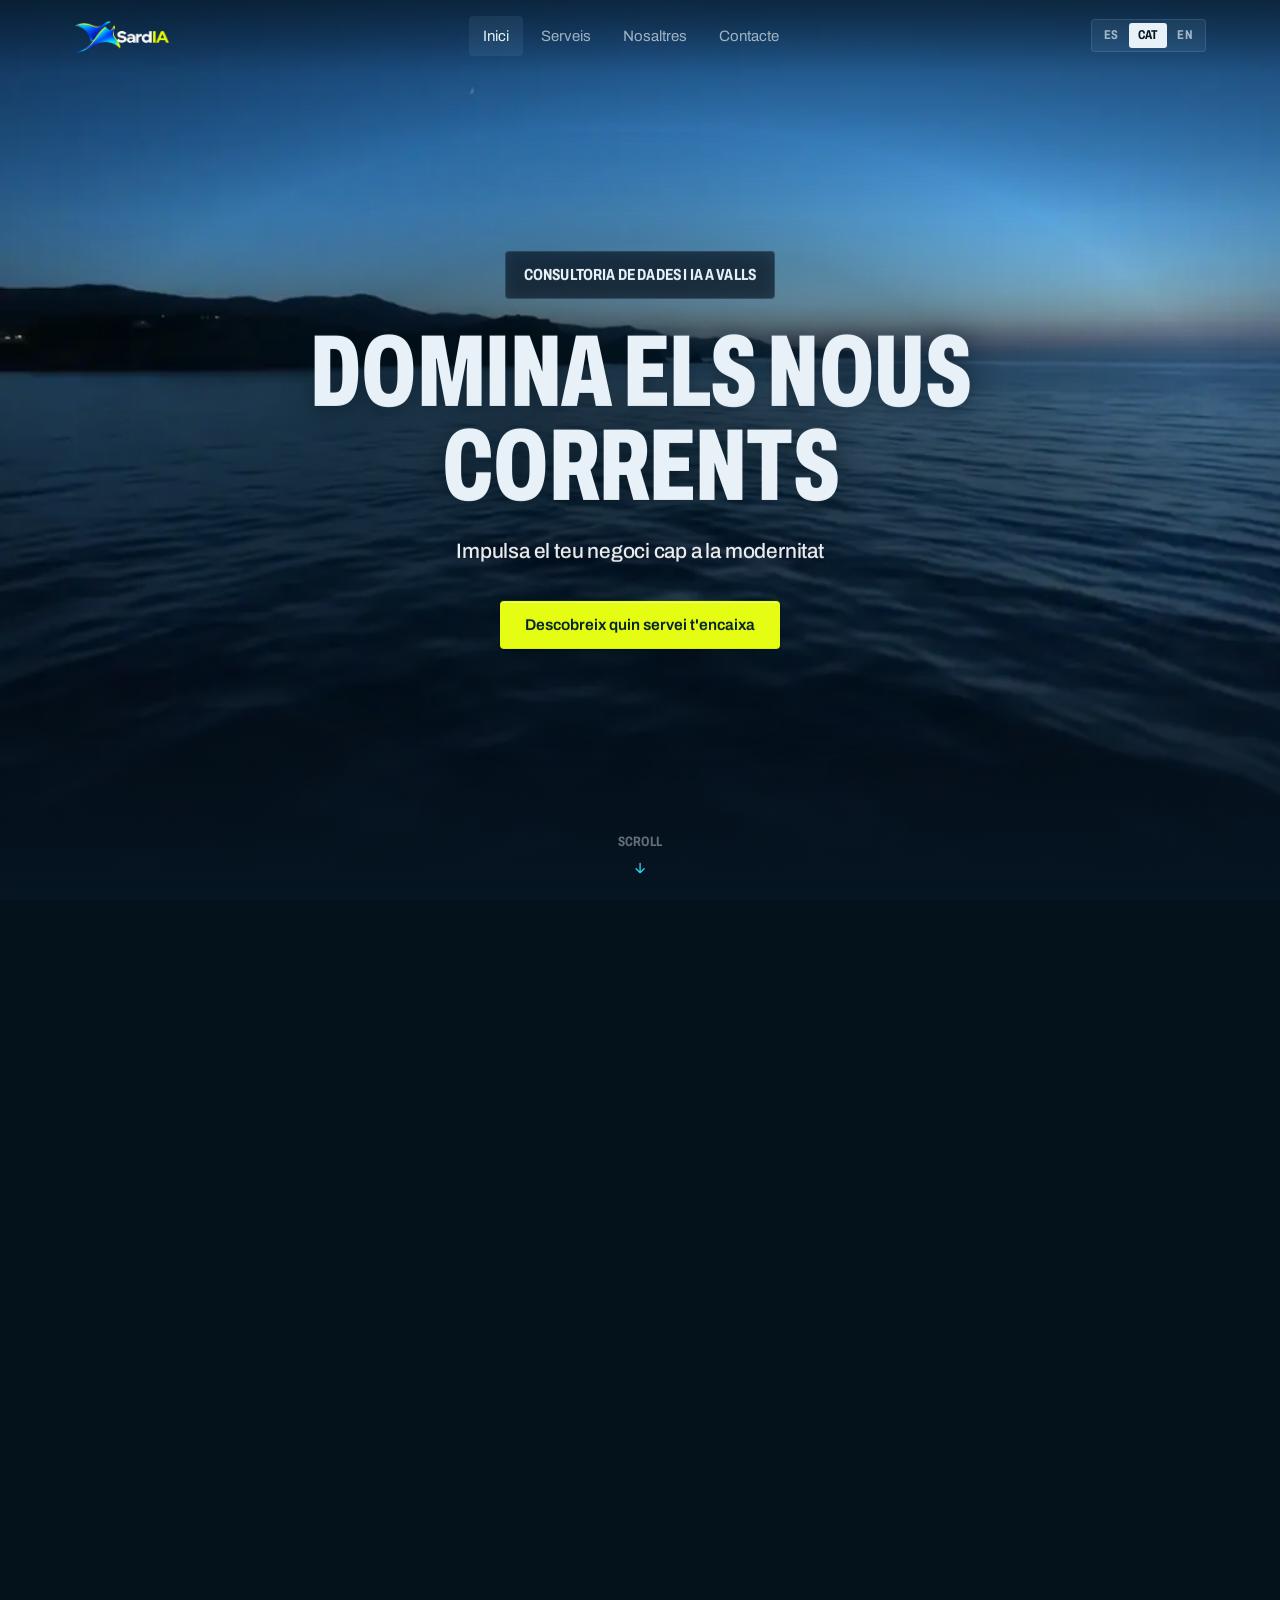
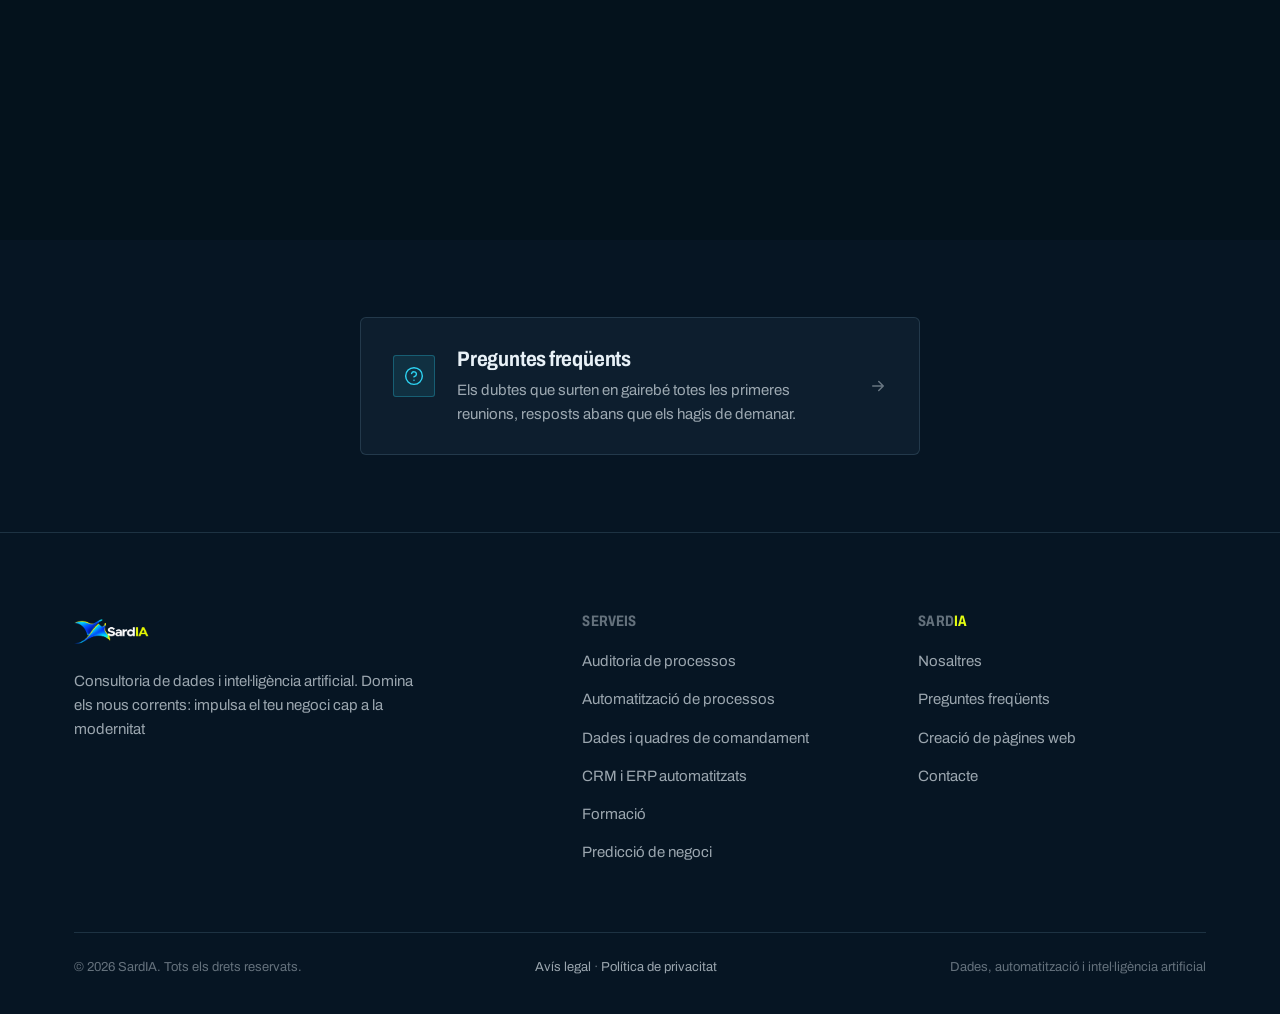
<file: index.html>
<!DOCTYPE html>
<html lang="es">
<head>
<meta charset="utf-8">
<meta name="viewport" content="width=device-width, initial-scale=1">
<title>SardIA — Consultoría de datos e inteligencia artificial</title>
<meta name="description" content="Ordenamos tus datos, conectamos lo que ya usas y automatizamos lo que hoy se hace a mano. Consultoría de datos e IA para empresas de cualquier tamaño.">
<link rel="icon" type="image/png" href="assets/favicon-180.png">
<link rel="apple-touch-icon" href="assets/favicon-180.png">
<meta name="robots" content="index, follow">
<meta name="author" content="SardIA">
<link rel="canonical" href="https://sardia.es/">
<!-- Open Graph -->
<meta property="og:type" content="website">
<meta property="og:site_name" content="SardIA">
<meta property="og:locale" content="es_ES">
<meta property="og:url" content="https://sardia.es/">
<meta property="og:title" content="SardIA — Domina las nuevas corrientes">
<meta property="og:description" content="Impulsa tu negocio hacia la modernidad. Consultoría de datos e inteligencia artificial.">
<!-- OG image: para compartir en redes, sustituir por una imagen 1200×630px (assets/og-image.jpg) -->
<meta property="og:image" content="https://sardia.es/assets/logo_nombre.png">
<!-- Twitter Cards -->
<meta name="twitter:card" content="summary_large_image">
<meta name="twitter:title" content="SardIA — Domina las nuevas corrientes">
<meta name="twitter:description" content="Impulsa tu negocio hacia la modernidad. Consultoría de datos e inteligencia artificial.">
<meta name="twitter:image" content="https://sardia.es/assets/logo_nombre.png">
<link rel="preconnect" href="https://fonts.googleapis.com">
<link rel="preconnect" href="https://fonts.gstatic.com" crossorigin>
<link href="https://fonts.googleapis.com/css2?family=Archivo:wdth,wght@62..125,400..800&display=swap" rel="stylesheet">
<link rel="preload" as="image" href="assets/hero-poster.jpg" fetchpriority="high">
<style id="sardia-css">
/* ============================================================
   SardIA — sistema de diseño
   ============================================================ */
*,*::before,*::after{box-sizing:border-box}
html{-webkit-text-size-adjust:100%;scroll-behavior:smooth;overflow-x:clip}
body,h1,h2,h3,h4,p,ul,ol,figure,dl,dd{margin:0}
ul,ol{padding:0;list-style:none}
img,video,svg{display:block;max-width:100%}
a{color:inherit;text-decoration:none}
button,input,textarea,select{font:inherit;color:inherit}

:root{
  --bg:#061523;
  --bg-2:#0A2033;
  --surface:rgba(150,196,226,.055);
  --surface-2:rgba(150,196,226,.09);
  --line:rgba(150,196,226,.16);
  --line-strong:rgba(150,196,226,.32);
  --text:#E8F1F7;
  --text-dim:rgba(232,241,247,.66);
  --text-faint:rgba(232,241,247,.42);
  --cyan:#2ED3F2;
  --cyan-deep:#12A8C8;
  --amber:#F0B44E;
  --volt:#E4FD12;
  --r-sm:4px;
  --r:12px;
  --r-lg:20px;
  --pill:999px;
  --wrap:1180px;
  --ease:cubic-bezier(.22,.61,.36,1);
  --ease-out:cubic-bezier(.23,1,.32,1);
  --header-h:72px;
}

body{
  background:var(--bg);
  color:var(--text);
  font-family:"Schibsted Grotesk",-apple-system,BlinkMacSystemFont,"Segoe UI",sans-serif;
  font-size:17px;
  line-height:1.6;
  font-weight:400;
  -webkit-font-smoothing:antialiased;
  overflow-x:clip;
}

/* ---------- tipografía ---------- */
h1,h2,h3,h4{font-weight:500;line-height:1.08;letter-spacing:-.02em}
.display{font-size:clamp(2.35rem,5.2vw,3.6rem)}
.display__alt{display:block;margin-top:.2em;color:var(--cyan);font-size:.7em;letter-spacing:-.015em}
h2{font-size:clamp(1.95rem,3.8vw,2.75rem);letter-spacing:-.018em}
h3{font-size:1.3125rem;letter-spacing:-.012em;line-height:1.25}
.lead{font-size:clamp(1.0625rem,1.55vw,1.28rem);line-height:1.55;color:var(--text-dim)}
.muted{color:var(--text-dim)}
.faint{color:var(--text-faint)}
.small{font-size:.9375rem;line-height:1.55}

.eyebrow{
  font-family:"JetBrains Mono",ui-monospace,monospace;
  font-size:.75rem;font-weight:500;letter-spacing:.14em;
  text-transform:uppercase;color:var(--cyan);
  display:inline-flex;align-items:center;gap:.6em;
}
.eyebrow::before{
  content:"";width:20px;height:1px;background:currentColor;opacity:.6;
}
.eyebrow--plain::before{display:none}
.eyebrow--volt{color:var(--volt)}

/* ---------- layout ---------- */
.wrap{width:100%;max-width:var(--wrap);margin-inline:auto;padding-inline:24px}
.section{padding:clamp(72px,9vw,124px) 0;position:relative}
.section--tight{padding:clamp(56px,6vw,84px) 0}
.section-head{max-width:660px;margin-bottom:clamp(40px,5vw,64px)}
.section-head h2{margin-top:18px}
.section-head .lead{margin-top:18px}
.section-head--center{margin-inline:auto;text-align:center}
.section-head--center .eyebrow::before{display:none}

.grid{display:grid;gap:20px}
.grid-2{grid-template-columns:repeat(2,1fr)}
.grid-3{grid-template-columns:repeat(3,1fr)}
.grid-4{grid-template-columns:repeat(4,1fr)}

.divider{height:1px;background:var(--line);border:0;margin:0}

/* fondo con halo suave */
.glow{position:relative;isolation:isolate}
.glow::before{
  content:"";position:absolute;inset:auto 0 auto 50%;transform:translateX(-50%);
  top:-160px;width:min(900px,110vw);height:520px;z-index:-1;pointer-events:none;
  background:radial-gradient(ellipse at center,rgba(46,211,242,.11),transparent 65%);
}

/* ---------- botones ---------- */
.btn{
  display:inline-flex;align-items:center;justify-content:center;gap:.5em;
  height:48px;padding:0 24px;border-radius:var(--pill);border:1px solid transparent;
  font-size:.9688rem;font-weight:500;letter-spacing:-.005em;white-space:nowrap;cursor:pointer;
  transition:transform 160ms var(--ease-out),background .2s var(--ease),border-color .2s var(--ease),box-shadow .2s var(--ease),color .2s var(--ease);
}
.btn--primary{background:var(--volt);color:#04212C;box-shadow:inset 0 1px 0 rgba(255,255,255,.4),0 1px 2px rgba(0,0,0,.35)}
.btn--ghost{background:var(--surface-2);color:var(--text);border-color:var(--line)}
@media (hover:hover) and (pointer:fine){
  .btn--primary:hover{background:#F3FF5C;transform:translateY(-1px);box-shadow:0 10px 30px -12px rgba(228,253,18,.7)}
  .btn--ghost:hover{background:rgba(150,196,226,.16);border-color:var(--line-strong);transform:translateY(-1px)}
}
.btn:active,.burger:active{transform:translateY(0) scale(.97);transition-duration:100ms}
.btn--primary:active{box-shadow:0 0 0 0 rgba(228,253,18,0)}
.btn:focus-visible,.burger:focus-visible{outline:2px solid var(--cyan);outline-offset:3px}
.btn--sm{height:40px;padding:0 18px;font-size:.9063rem}
.btn-row{display:flex;flex-wrap:wrap;gap:12px;align-items:center}

.link-arrow{
  display:inline-flex;align-items:center;gap:.45em;color:var(--cyan);
  font-size:.9375rem;font-weight:500;transition:gap .25s var(--ease)
}
.link-arrow:hover{gap:.8em}
.link-arrow svg{width:14px;height:14px}

/* ---------- header ---------- */
.header{
  position:sticky;top:0;z-index:50;height:var(--header-h);
  background:rgba(6,21,35,.72);backdrop-filter:blur(16px);-webkit-backdrop-filter:blur(16px);
  border-bottom:1px solid var(--line);
}
/* Inicio: la cabecera flota sobre el vídeo (transparente) y se vuelve sólida al salir del hero */
.header{margin-bottom:calc(var(--header-h) * -1);transition:background .35s var(--ease),border-color .35s var(--ease),backdrop-filter .35s var(--ease)}
.header:not(.header--solid){
  background:linear-gradient(180deg,rgba(4,18,28,.55) 0%,rgba(4,18,28,0) 100%) no-repeat border-box;
  background-origin:border-box;
  border-bottom-color:transparent;backdrop-filter:none;-webkit-backdrop-filter:none;
}
.header__inner{height:100%;display:flex;align-items:center;justify-content:space-between;gap:24px}
.brand{display:flex;align-items:center;flex-shrink:0}
.brand img{height:46px;width:auto}
.nav{display:flex;align-items:center;gap:4px}
.nav a{
  padding:8px 14px;border-radius:var(--pill);font-size:.9375rem;color:var(--text-dim);
  transition:color .2s var(--ease),background .2s var(--ease);
}
.nav a:hover{color:var(--text);background:var(--surface)}
.nav a[aria-current="page"]{color:var(--text);background:var(--surface-2)}
.header__cta{display:flex;align-items:center;gap:10px}
.burger{
  display:none;width:42px;height:42px;align-items:center;justify-content:center;
  background:var(--surface-2);border:1px solid var(--line);border-radius:var(--pill);cursor:pointer;
}
.burger svg{width:18px;height:18px}
.mobile-nav{display:none;position:fixed;top:var(--header-h);left:0;right:0;z-index:49;max-height:calc(100vh - var(--header-h));max-height:calc(100dvh - var(--header-h));overflow-y:auto;overscroll-behavior:contain;border-bottom:1px solid var(--line);background:var(--bg-2);box-shadow:0 24px 40px -20px rgba(0,0,0,.6)}
.mobile-nav.is-open{display:block}
.mobile-nav ul{padding:12px 0 20px}
.mobile-nav a{display:block;padding:13px 0;font-size:1.0625rem;border-bottom:1px solid var(--line)}
.mobile-nav .btn{display:flex;margin-top:18px;width:100%;border-bottom:0;padding:0 24px}

/* ---------- hero scroll-storytelling (solo Inicio) ---------- */
.hero{position:relative;background:#04121C}
/* Sección alta: el escenario queda fijo (sticky) mientras la raya avanza con
   el scroll y los bloques de texto se apartan al lado LIBRE que deja la raya. */
.hero--scroll{height:560vh}
@media (max-width:760px){.hero--scroll{height:330vh}}
.hero__stage{
  position:sticky;top:0;height:100vh;height:100svh;min-height:600px;overflow:hidden;
}
.hero__canvas{position:absolute;inset:0;width:100%;height:100%;z-index:0;display:block;background:#04121C}
/* velo global muy suave: asienta el texto arriba/abajo sin tapar la raya */
.hero__scrim{
  position:absolute;inset:0;z-index:1;pointer-events:none;
  background:linear-gradient(180deg,rgba(4,18,28,.34) 0%,rgba(4,18,28,0) 24%,rgba(4,18,28,0) 66%,rgba(6,21,35,.74) 92%,var(--bg) 100%);
}
/* capa de bloques de texto */
.hero__beats{position:absolute;inset:0;z-index:2}
.hero__beat{
  position:absolute;top:50%;
  width:min(464px,86vw);padding:clamp(20px,2.6vw,30px);
  opacity:0;visibility:hidden;pointer-events:none;
  transform:translate(var(--px,0),-50%);
  transition:visibility 0s linear .5s;
  will-change:opacity,transform;
}
.hero__beat.is-active{visibility:visible;pointer-events:auto;transition-delay:0s}
.hero__beat--left{left:clamp(24px,7vw,108px)}
.hero__beat--right{right:clamp(24px,7vw,108px)}
.hero__beat--center{left:50%;width:min(680px,90vw);text-align:center;transform:translate(-50%,-50%)}
/* panel de cristal esmerilado: contiene el texto y lo hace legible sobre la
   raya iluminada, dejándola ver alrededor y difuminada por detrás */
.hero__beat::before{
  content:"";position:absolute;inset:0;z-index:-1;pointer-events:none;border-radius:20px;
  background:rgba(6,17,28,.55);
  border:1px solid rgba(150,196,226,.16);
  backdrop-filter:blur(8px) saturate(1.05);-webkit-backdrop-filter:blur(8px) saturate(1.05);
  box-shadow:0 40px 90px -50px rgba(0,0,0,.95);
}
.hero__beat .eyebrow{margin-bottom:16px}
.hero__beat h1{font-size:clamp(2.3rem,5.2vw,3.6rem)}
.hero__beat h2{font-size:clamp(1.7rem,3.6vw,2.6rem);letter-spacing:-.018em}
.hero__beat .lead{margin-top:18px;color:rgba(232,241,247,.84);max-width:40ch}
.hero__beat--center .lead{margin-inline:auto}
.hero__beat .btn-row{margin-top:28px}
.hero__beat--center .btn-row{justify-content:center}
/* indicador de scroll */
.hero__cue{
  position:absolute;left:50%;bottom:24px;transform:translateX(-50%);z-index:3;pointer-events:none;
  display:flex;flex-direction:column;align-items:center;gap:7px;
  font-family:"JetBrains Mono",ui-monospace,monospace;font-size:.6875rem;font-weight:500;
  letter-spacing:.16em;text-transform:uppercase;color:var(--text-faint);
  transition:opacity .5s var(--ease);
}
.hero__cue svg{width:16px;height:16px;color:var(--volt);animation:heroCue 1.9s var(--ease) infinite}
@keyframes heroCue{0%,100%{transform:translateY(0);opacity:.55}50%{transform:translateY(6px);opacity:1}}
.hero + .section{padding-top:clamp(12px,2vw,28px)}
/* modo reducido / estático: sin scroll-hijack, un solo fotograma */
.hero--static{height:auto}
.hero--static .hero__stage{position:relative;height:100svh}
.hero--static .hero__cue{display:none}
@media (max-width:760px){
  .hero__beat,.hero__beat--left,.hero__beat--right,.hero__beat--center{
    left:16px;right:16px;width:auto;top:auto;bottom:clamp(72px,16vh,150px);
    transform:none;text-align:left;
  }
  .hero__beat--center .lead,.hero__beat--center .btn-row{margin-inline:0}
  .hero__beat--center .btn-row{justify-content:flex-start}
  /* el panel de cristal queda dentro de la pantalla: con inset negativo se salía
     por los lados y solo se veían su borde superior e inferior (dos rayas) */
  .hero__beat{padding:22px 20px}
  .hero__beat::before{inset:0}
}
/* primer bloque (intro): siempre centrado y con el botón visible desde el scroll 0 */
.hero__beat.hero__beat--intro{
  left:50%;right:auto;top:50%;bottom:auto;width:min(880px,92vw);padding:0;
  text-align:center;transform:translate(-50%,-50%);
}
.hero__beat--intro::before{
  inset:-30% -14%;border:0;border-radius:0;box-shadow:none;
  background:radial-gradient(ellipse at center,rgba(4,18,28,.66) 0%,rgba(4,18,28,.38) 46%,rgba(4,18,28,0) 72%);
  backdrop-filter:none;-webkit-backdrop-filter:none;
}
.hero-pill{
  display:inline-flex;align-items:center;gap:10px;padding:10px 18px;margin-bottom:26px;
  border-radius:var(--pill);background:rgba(10,24,38,.62);border:1px solid var(--line);
  backdrop-filter:blur(8px);-webkit-backdrop-filter:blur(8px);
  font-size:.9rem;font-weight:500;color:var(--text);
}
.hero-pill::before{content:"";width:8px;height:8px;border-radius:50%;background:var(--cyan);box-shadow:0 0 10px var(--cyan)}
.hero__beat--intro h1{font-size:clamp(2.3rem,6.4vw,4.5rem);line-height:1.04;text-shadow:0 2px 28px rgba(4,18,28,.7)}
.hero__beat--intro .lead{margin:22px auto 0;max-width:52ch;color:var(--cyan);font-size:clamp(1.0625rem,1.8vw,1.3rem);font-weight:500;letter-spacing:-.01em;text-shadow:0 2px 20px rgba(4,18,28,.7)}
.hero__beat--intro .lead{color:rgba(255,255,255,.92)}
.hero__beat--intro .btn-row{margin-top:34px;justify-content:center}
@media (max-width:760px){
  .hero__beat.hero__beat--intro{left:50%;right:auto;top:50%;bottom:auto;width:92vw;transform:translate(-50%,-50%);text-align:center}
  .hero__beat--intro .btn-row{flex-direction:column;align-items:stretch;max-width:340px;margin-inline:auto}
}

/* ---------- cabecera de página interior ---------- */
.page-hero{
  padding:clamp(64px,9vw,112px) 0 clamp(48px,6vw,72px);
  border-bottom:1px solid var(--line);position:relative;isolation:isolate;overflow:hidden;
}
.page-hero::before{
  content:"";position:absolute;z-index:1;top:-260px;left:50%;transform:translateX(-50%);
  width:min(1000px,120vw);height:620px;pointer-events:none;
  background:radial-gradient(ellipse at center,rgba(46,211,242,.13),transparent 66%);
}
.page-hero .wrap{position:relative;z-index:2}
.page-hero h1{margin-top:20px;font-size:clamp(2.25rem,4.8vw,3.4rem)}
.page-hero .lead{margin-top:20px;max-width:62ch}

/* ---------- tarjetas ---------- */
.card{
  display:flex;flex-direction:column;
  background:var(--surface);border:1px solid var(--line);border-radius:var(--r);
  padding:28px;transition:background .28s var(--ease),border-color .28s var(--ease),transform .28s var(--ease);
}
.card--link:hover{background:var(--surface-2);border-color:var(--line-strong);transform:translateY(-3px)}
/* tarjeta compacta: solo icono + titulo */
.card--compact{flex-direction:row;align-items:center;gap:18px;padding:22px 24px}
.card--compact .card__icon{margin-bottom:0;flex-shrink:0}
.card--compact h3{margin-bottom:0;font-size:1.0625rem;flex:1;min-width:0}
.card__go{width:18px;height:18px;flex-shrink:0;color:var(--text-faint);transition:transform .28s var(--ease),color .28s var(--ease)}
.card__go svg{width:18px;height:18px}
.card--link:hover .card__go{color:var(--cyan);transform:translateX(3px)}
.card h3{margin-bottom:10px}
.card p{color:var(--text-dim);font-size:.9688rem}
.card__icon{
  width:42px;height:42px;border-radius:var(--r-sm);margin-bottom:20px;
  display:flex;align-items:center;justify-content:center;
  background:rgba(228,253,18,.1);border:1px solid rgba(228,253,18,.28);color:var(--volt);
}
.card__icon svg{width:20px;height:20px}

/* tarjeta numerada (proceso) */
.step{position:relative;padding-top:26px;border-top:1px solid var(--line)}
.step__n{
  font-family:"JetBrains Mono",ui-monospace,monospace;font-size:.75rem;font-weight:500;
  letter-spacing:.14em;color:var(--cyan);margin-bottom:16px;display:block;
}
.step h3{margin-bottom:10px}
.step p{color:var(--text-dim);font-size:.9688rem}

/* ---------- valores ---------- */
.value{display:flex;gap:18px;align-items:flex-start}
.value__dot{
  flex-shrink:0;width:30px;height:30px;border-radius:var(--pill);margin-top:2px;
  display:flex;align-items:center;justify-content:center;
  background:rgba(46,211,242,.1);border:1px solid rgba(46,211,242,.25);color:var(--cyan);
}
.value__dot svg{width:14px;height:14px}
.value h3{font-size:1.125rem;margin-bottom:8px}
.value p{color:var(--text-dim);font-size:.9688rem}

/* ---------- rejilla destacada ---------- */
.stats{display:grid;grid-template-columns:repeat(4,1fr);gap:1px;background:var(--line);border:1px solid var(--line);border-radius:var(--r);overflow:hidden}
.stat{background:var(--bg);padding:32px 26px}
.stat b{display:block;font-size:clamp(2.1rem,3.6vw,2.9rem);font-weight:500;letter-spacing:-.03em;line-height:1;color:var(--text)}
.stat span{display:block;margin-top:12px;font-size:.9063rem;color:var(--text-dim)}
.stats--text .stat b{font-size:1.1875rem;letter-spacing:-.015em;line-height:1.25;color:var(--cyan)}
.stats--text .stat span{margin-top:10px;font-size:.875rem;line-height:1.5}

/* ---------- listas de características ---------- */
.feature-list{display:grid;grid-template-columns:repeat(2,1fr);gap:14px 32px;margin-top:32px}
.feature-list li{
  display:flex;gap:12px;align-items:flex-start;font-size:.9688rem;color:var(--text-dim);
  padding-bottom:14px;border-bottom:1px solid var(--line);
}
.feature-list svg{width:15px;height:15px;color:var(--volt);flex-shrink:0;margin-top:5px}
.feature-list b{font-weight:500;color:var(--text)}
.feature-list--single{grid-template-columns:1fr}

/* ---------- imágenes ---------- */
.media{
  border:1px solid var(--line);border-radius:var(--r-lg);overflow:hidden;
  background:var(--bg-2);position:relative;line-height:0;
}
.media img,.media video{width:100%;height:100%;object-fit:cover}
.media--ratio{aspect-ratio:16/10}
.media--tall{aspect-ratio:4/3}
.media::after{
  content:"";position:absolute;inset:0;pointer-events:none;
  background:linear-gradient(180deg,rgba(6,21,35,0) 40%,rgba(6,21,35,.62));
}
.media--plain::after{display:none}
.media__caption{
  position:absolute;left:22px;right:22px;bottom:18px;z-index:2;line-height:1.45;
  font-size:.8125rem;color:rgba(232,241,247,.82);
}

/* fondo fotográfico desenfocado */
.bg-photo{position:absolute;inset:0;z-index:0;overflow:hidden;pointer-events:none}
.bg-photo img{width:100%;height:100%;object-fit:cover;filter:blur(18px) saturate(1.2);transform:scale(1.16)}
.bg-photo::after{
  content:"";position:absolute;inset:0;
  background:linear-gradient(180deg,rgba(6,21,35,.84),rgba(6,21,35,.93));
}
.bg-photo--soft::after{background:linear-gradient(180deg,rgba(6,21,35,.9),rgba(6,21,35,.96))}

/* ---------- bloques partidos ---------- */
.split{display:grid;grid-template-columns:1fr 1fr;gap:clamp(36px,5vw,72px);align-items:center}
.split--wide-media{grid-template-columns:1.1fr .9fr}
.split h2{margin-top:18px}
.split p{color:var(--text-dim);margin-top:18px;max-width:56ch}
.split .btn-row{margin-top:28px}

/* ---------- muro de logotipos ---------- */
.logo-wall{
  display:grid;grid-template-columns:repeat(6,1fr);gap:1px;
  background:var(--line);border:1px solid var(--line);border-radius:var(--r);overflow:hidden;
}
.logo-wall__item{
  background:var(--bg);padding:26px 14px;display:flex;flex-direction:column;
  align-items:center;justify-content:center;gap:14px;min-height:126px;color:var(--text-dim);
  transition:background .28s var(--ease),color .28s var(--ease);
}
.logo-wall__item:hover{background:var(--surface-2);color:var(--volt)}
.logo-wall__mark{
  width:28px;height:28px;background:currentColor;flex-shrink:0;
  -webkit-mask:var(--i) no-repeat center/contain;mask:var(--i) no-repeat center/contain;
}
.logo-wall__item span{font-size:.8125rem;letter-spacing:-.005em;text-align:center;line-height:1.3}

/* ---------- FAQ ---------- */
.faq{border-top:1px solid var(--line)}
.faq details{border-bottom:1px solid var(--line)}
.faq summary{
  list-style:none;cursor:pointer;padding:24px 48px 24px 0;position:relative;
  font-size:1.125rem;font-weight:500;letter-spacing:-.012em;
  transition:color .2s var(--ease);
}
.faq summary::-webkit-details-marker{display:none}
.faq summary:hover{color:var(--cyan)}
.faq summary::after{
  content:"";position:absolute;right:6px;top:50%;width:11px;height:11px;
  border-right:1.5px solid var(--cyan);border-bottom:1.5px solid var(--cyan);
  transform:translateY(-70%) rotate(45deg);transition:transform .3s var(--ease);
}
.faq details[open] summary::after{transform:translateY(-25%) rotate(-135deg)}
.faq p{padding:0 40px 26px 0;color:var(--text-dim);max-width:70ch}

/* ---------- nota lateral ---------- */
.note{
  margin-top:20px;padding:16px 20px;border-left:2px solid var(--cyan);
  background:var(--surface);border-radius:0 var(--r-sm) var(--r-sm) 0;
  font-size:.9063rem;color:var(--text-dim);
}
.note b{color:var(--text);font-weight:500}

/* ---------- recorrido ---------- */
.funnel{display:grid;gap:20px}
.funnel__item{
  display:grid;grid-template-columns:auto 1fr auto;gap:28px;align-items:start;
  background:var(--surface);border:1px solid var(--line);border-radius:var(--r);
  padding:30px 32px;transition:border-color .28s var(--ease),background .28s var(--ease);
}
.funnel__item:hover{border-color:var(--line-strong);background:var(--surface-2)}
.funnel__n{
  font-family:"JetBrains Mono",ui-monospace,monospace;font-size:.75rem;font-weight:500;
  letter-spacing:.14em;color:var(--cyan);padding-top:6px;white-space:nowrap;
}
.funnel__item h3{margin-bottom:10px}
.funnel__item p{color:var(--text-dim);font-size:.9688rem;max-width:66ch}
.funnel__badge{font-size:.8125rem;color:var(--text-faint);white-space:nowrap;padding-top:6px}

/* ---------- catálogo de servicios ---------- */
.svc-block{margin-top:56px}
.svc-block:first-of-type{margin-top:0}
.svc-block h3{
  display:flex;align-items:baseline;gap:14px;flex-wrap:wrap;padding-bottom:16px;
  border-bottom:1px solid var(--line-strong);margin-bottom:4px;
}
.svc-block h3 em{
  font-style:normal;font-family:"JetBrains Mono",ui-monospace,monospace;
  font-size:.6875rem;letter-spacing:.14em;text-transform:uppercase;color:var(--text-faint);
}
.svc-row{padding:22px 0;border-bottom:1px solid var(--line)}
.svc-row b{font-weight:500;font-size:1.0625rem;letter-spacing:-.012em;display:block;margin-bottom:6px}
.svc-row p{color:var(--text-dim);font-size:.9375rem;max-width:72ch}

/* ---------- showcase con vídeo vertical ---------- */
.showcase{display:grid;grid-template-columns:minmax(0,.62fr) minmax(0,1.38fr);gap:clamp(32px,5vw,64px);align-items:center}
.showcase__video{
  border-radius:var(--r-lg);overflow:hidden;border:1px solid var(--line);
  background:#0A2033;line-height:0;box-shadow:0 30px 70px -40px rgba(0,0,0,.9);
}
.showcase__video video{width:100%}

/* ---------- perfil ---------- */
.profile{display:grid;grid-template-columns:.65fr 1.35fr;gap:clamp(32px,5vw,60px);align-items:start}
.profile__photo{
  aspect-ratio:4/5;border:1px dashed var(--line-strong);border-radius:var(--r-lg);
  background:var(--surface);display:flex;align-items:center;justify-content:center;
  text-align:center;padding:28px;color:var(--text-faint);font-size:.875rem;line-height:1.5;
}
.profile h3{margin-bottom:6px}
.profile__role{
  font-family:"JetBrains Mono",ui-monospace,monospace;font-size:.75rem;letter-spacing:.14em;
  text-transform:uppercase;color:var(--cyan);margin-bottom:22px;display:block;
}
.profile p{color:var(--text-dim);margin-bottom:16px;max-width:66ch}
.profile p:last-child{margin-bottom:0}

/* ---------- mascota con frase ---------- */
.mascot-note{
  display:grid;grid-template-columns:auto minmax(0,1fr);
  gap:clamp(16px,2.6vw,34px);align-items:center;
  margin-bottom:clamp(40px,5vw,60px);
}
.mascot-note__img{
  width:clamp(150px,19vw,246px);height:auto;
  filter:drop-shadow(0 20px 44px rgba(46,211,242,.2));
}
.mascot-note__bubble{
  position:relative;background:var(--bg-2);
  border:1px solid var(--line);border-radius:var(--r-lg);
  padding:clamp(22px,2.8vw,32px) clamp(24px,3vw,36px);
}
.mascot-note__bubble::before,
.mascot-note__bubble::after{
  content:"";position:absolute;top:50%;width:0;height:0;
  border-style:solid;transform:translateY(-50%);
}
.mascot-note__bubble::before{left:-14px;border-width:13px 14px 13px 0;border-color:transparent rgba(150,196,226,.3) transparent transparent}
.mascot-note__bubble::after{left:-12px;border-width:13px 14px 13px 0;border-color:transparent var(--bg-2) transparent transparent}
.mascot-note__bubble p{
  font-size:clamp(1.0625rem,1.5vw,1.24rem);line-height:1.5;
  letter-spacing:-.012em;color:var(--text);
}
.mascot-note__bubble p b{font-weight:500;color:var(--volt)}
.mascot-note__sign{
  display:block;margin-top:14px;
  font-family:"JetBrains Mono",ui-monospace,monospace;
  font-size:.75rem;letter-spacing:.1em;text-transform:uppercase;
  color:var(--text-faint);
}

/* ---------- CTA final ---------- */
.cta{
  border:1px solid var(--line);border-radius:var(--r-lg);padding:clamp(40px,6vw,72px);
  background:
    radial-gradient(ellipse at 20% 0%,rgba(46,211,242,.14),transparent 58%),
    radial-gradient(ellipse at 90% 100%,rgba(240,180,78,.09),transparent 55%),
    var(--bg-2);
  text-align:center;position:relative;overflow:hidden;isolation:isolate;
}
.cta__body{position:relative;z-index:2}
.cta__mark{width:112px;margin:0 auto 26px;opacity:1}
.cta__mark--mascot{width:clamp(184px,25vw,288px);margin-bottom:14px;filter:drop-shadow(0 24px 50px rgba(46,211,242,.22))}
.cta h2{max-width:20ch;margin-inline:auto}
.cta .lead{max-width:52ch;margin:20px auto 0}
.cta .btn-row{justify-content:center;margin-top:34px}

/* CTA compacto con fondo marino */
.cta{
  padding:clamp(26px,3.6vw,40px) clamp(22px,4vw,48px);
  background:
    radial-gradient(circle at 12% 78%,rgba(120,220,255,.16) 0 3px,transparent 4px),
    radial-gradient(circle at 18% 62%,rgba(120,220,255,.12) 0 2px,transparent 3px),
    radial-gradient(circle at 86% 70%,rgba(120,220,255,.14) 0 4px,transparent 5px),
    radial-gradient(circle at 80% 48%,rgba(120,220,255,.1) 0 2px,transparent 3px),
    radial-gradient(circle at 93% 30%,rgba(120,220,255,.1) 0 3px,transparent 4px),
    linear-gradient(105deg,transparent 28%,rgba(46,211,242,.07) 36%,transparent 46%),
    linear-gradient(80deg,transparent 52%,rgba(46,211,242,.06) 60%,transparent 70%),
    radial-gradient(ellipse at 50% -10%,rgba(46,211,242,.22),transparent 60%),
    linear-gradient(180deg,#0B3552 0%,#08243C 55%,#041525 100%);
}
.cta__mark--mascot{width:clamp(96px,11vw,128px);margin-bottom:6px;filter:drop-shadow(0 14px 28px rgba(46,211,242,.3))}
.cta h2{font-size:clamp(1.35rem,2.4vw,1.8rem);max-width:26ch}
.cta .lead{font-size:.9375rem;max-width:60ch;margin-top:12px}
.cta .btn-row{margin-top:22px}
/* CTA en fila: mascota | texto | botones */
.cta{text-align:left}
.cta__body{
  display:grid;grid-template-columns:auto minmax(0,1fr) auto;
  grid-template-areas:"mark title btns" "mark lead btns";
  column-gap:clamp(18px,3vw,36px);align-items:center;
}
.cta__mark--mascot{grid-area:mark;width:clamp(84px,9vw,112px);margin:0}
.cta h2{grid-area:title;max-width:none;margin:0;align-self:end}
.cta .lead{grid-area:lead;max-width:62ch;margin:8px 0 0;align-self:start}
.cta .btn-row{grid-area:btns;margin:0;justify-content:flex-end;flex-wrap:wrap}
@media (max-width:900px){
  .cta{text-align:center}
  .cta__body{grid-template-columns:1fr;grid-template-areas:"mark" "title" "lead" "btns";row-gap:6px;justify-items:center}
  .cta__mark--mascot{margin:0 auto 4px}
  .cta .lead{margin-inline:auto}
  .cta .btn-row{justify-content:center;margin-top:16px}
}

/* ---------- formulario ---------- */
.form{display:grid;gap:18px}
.field{display:grid;gap:8px}
.field label{font-size:.875rem;color:var(--text-dim);font-weight:500}
.field input,.field textarea,.field select{
  width:100%;background:var(--surface);border:1px solid var(--line);border-radius:var(--r-sm);
  padding:13px 14px;font-size:1rem;color:var(--text);
  transition:border-color .2s var(--ease),background .2s var(--ease);
}
.field textarea{min-height:130px;resize:vertical}
.field input::placeholder,.field textarea::placeholder{color:var(--text-faint)}
.field input:focus,.field textarea:focus,.field select:focus{
  outline:none;border-color:var(--cyan);background:var(--surface-2);
}
.field-row{display:grid;grid-template-columns:1fr 1fr;gap:18px}
.consent{display:flex;gap:12px;align-items:flex-start;font-size:.875rem;color:var(--text-dim)}
.consent input{width:17px;height:17px;margin-top:3px;accent-color:var(--cyan);flex-shrink:0}

.form-panel{
  background:var(--surface);border:1px solid var(--line);border-radius:var(--r-lg);
  padding:clamp(28px,4vw,44px);
}
.form-panel h2{font-size:clamp(1.5rem,2.4vw,1.9rem);margin-bottom:10px}
.form-panel>p{color:var(--text-dim);font-size:.9375rem;margin-bottom:30px;max-width:52ch}
.form .btn{margin-top:6px;width:100%}
.form-note{margin-top:16px;font-size:.8125rem;color:var(--text-faint);line-height:1.5}

.contact-layout{display:grid;grid-template-columns:1.25fr .85fr;gap:clamp(40px,5vw,72px);align-items:start}
.side h3{font-size:1.0625rem;margin-bottom:10px}
.side p{color:var(--text-dim);font-size:.9375rem}
.side-block{padding:24px 0;border-bottom:1px solid var(--line)}
.side-block:first-child{padding-top:0}
.side-block:last-child{border-bottom:0}
.side-block a{color:var(--cyan)}
.side-block a:hover{text-decoration:underline}

/* ---------- footer ---------- */
.footer{border-top:1px solid var(--line);padding:clamp(56px,7vw,80px) 0 36px;background:var(--bg)}
.footer__top{display:grid;grid-template-columns:1.6fr 1fr 1fr;gap:48px}
.footer__brand img{height:36px;margin-bottom:20px}
.footer__brand p{color:var(--text-dim);font-size:.9375rem;max-width:38ch}
.footer h4{
  font-family:"JetBrains Mono",ui-monospace,monospace;font-size:.6875rem;font-weight:500;
  letter-spacing:.14em;text-transform:uppercase;color:var(--text-faint);margin-bottom:18px;
}
.footer li{margin-bottom:11px}
.footer li a{font-size:.9375rem;color:var(--text-dim);transition:color .2s var(--ease)}
.footer li a:hover{color:var(--cyan)}
.footer__bottom{
  margin-top:56px;padding-top:24px;border-top:1px solid var(--line);
  display:flex;flex-wrap:wrap;gap:16px;justify-content:space-between;
  font-size:.8125rem;color:var(--text-faint);
}

/* ---------- banda manifiesto (foto desenfocada + frase) ---------- */
.manifesto{
  position:relative;overflow:hidden;
  border-top:1px solid var(--line);border-bottom:1px solid var(--line);
  padding:clamp(76px,10vw,140px) 0;
}
.manifesto .bg-photo img{filter:blur(30px) saturate(1.3);transform:scale(1.25)}
.manifesto .bg-photo::after{
  background:radial-gradient(ellipse at 62% 40%,rgba(6,21,35,.62),rgba(6,21,35,.94) 70%);
}
.manifesto .wrap{position:relative;z-index:2}
.manifesto h2{font-size:clamp(1.9rem,4.4vw,3.1rem);max-width:16ch}
.manifesto p{margin-top:24px;color:var(--text-dim);max-width:50ch;font-size:1.0625rem}
.manifesto .btn-row{margin-top:30px}

/* ---------- contraste antes / después ---------- */
.contrast{
  position:relative;
  display:grid;grid-template-columns:1fr 1fr;gap:1px;
  background:var(--line);border:1px solid var(--line);border-radius:var(--r-lg);overflow:hidden;
}
.contrast__col{
  position:relative;overflow:hidden;background:var(--bg);
  padding:clamp(26px,3.4vw,42px);transition:opacity .35s var(--ease);
}
.contrast__col--after{background:var(--bg-2)}
.contrast:hover .contrast__col:not(:hover){opacity:.72}
.contrast__col .bg-photo img{filter:blur(26px) saturate(1.1);transform:scale(1.22)}
.contrast__col .bg-photo::after{background:linear-gradient(180deg,rgba(6,21,35,.68),rgba(6,21,35,.88))}
.contrast__col--after .bg-photo::after{background:linear-gradient(180deg,rgba(10,32,51,.64),rgba(10,32,51,.86))}
.contrast__body{position:relative;z-index:2}
.contrast__tag{
  font-family:"JetBrains Mono",ui-monospace,monospace;font-size:.6875rem;font-weight:500;
  letter-spacing:.14em;text-transform:uppercase;color:var(--text-faint);
}
.contrast__col--after .contrast__tag{color:var(--volt)}
.contrast ul{margin-top:24px;display:grid;gap:16px}
.contrast li{
  display:flex;gap:13px;align-items:flex-start;
  font-size:.9688rem;line-height:1.5;color:var(--text-faint);
}
.contrast__mark{
  flex-shrink:0;width:20px;height:20px;margin-top:1px;border-radius:50%;
  display:flex;align-items:center;justify-content:center;
  background:rgba(255,255,255,.05);color:var(--text-faint);
}
.contrast__mark svg{width:10px;height:10px}
.contrast__col--after li{color:var(--text-dim)}
.contrast__col--after li b{color:var(--text);font-weight:500}
.contrast__col--after .contrast__mark{
  background:rgba(46,211,242,.14);color:var(--cyan);box-shadow:0 0 0 3px rgba(46,211,242,.1);
}
.contrast__arrow{
  position:absolute;top:50%;left:50%;transform:translate(-50%,-50%);
  width:46px;height:46px;border-radius:50%;z-index:3;
  display:flex;align-items:center;justify-content:center;
  background:var(--bg-2);border:1px solid var(--line);color:var(--cyan);
  box-shadow:0 0 0 6px var(--bg),0 24px 48px -24px rgba(46,211,242,.6);
}
.contrast__arrow svg{width:18px;height:18px}
@media (max-width:860px){.contrast__arrow{display:none}}

/* ---------- foto ancha dentro de un bloque de servicio ---------- */
.svc-photo{
  position:relative;margin-top:30px;border-radius:var(--r-lg);overflow:hidden;
  border:1px solid var(--line);background:var(--bg-2);
  display:grid;grid-template-columns:1fr;isolation:isolate;
}
.svc-photo img{
  grid-area:1/1;width:100%;height:100%;object-fit:cover;
  aspect-ratio:21/9;opacity:.42;filter:saturate(.85);
}
.svc-photo__text{
  grid-area:1/1;z-index:2;align-self:end;
  padding:clamp(26px,3.6vw,44px);
  background:linear-gradient(180deg,rgba(6,21,35,.15) 0%,rgba(6,21,35,.82) 55%,rgba(6,21,35,.95) 100%);
}
.svc-photo__text b{
  display:block;font-size:clamp(1.0625rem,1.8vw,1.35rem);font-weight:500;
  letter-spacing:-.015em;line-height:1.3;max-width:26ch;
}
.svc-photo__text span{display:block;margin-top:10px;font-size:.9063rem;color:var(--text-dim);max-width:58ch}

/* ---------- desplegable ---------- */
.field select{
  appearance:none;-webkit-appearance:none;-moz-appearance:none;
  padding-right:42px;cursor:pointer;
  background-image:url("data:image/svg+xml;charset=utf-8,%3Csvg xmlns='http://www.w3.org/2000/svg' viewBox='0 0 24 24' fill='none' stroke='%2396C4E2' stroke-width='2' stroke-linecap='round' stroke-linejoin='round'%3E%3Cpath d='M6 9l6 6 6-6'/%3E%3C/svg%3E");
  background-repeat:no-repeat;background-position:right 14px center;background-size:17px;
}
/* el desplegable nativo se pinta sobre fondo claro: forzamos texto oscuro para que se lea */
.field select option{background-color:#FFFFFF;color:#0A2033}
.field select option:disabled{color:#7A8894}

/* ---------- responsive ---------- */
@media (max-width:960px){
  .grid-4{grid-template-columns:repeat(2,1fr)}
  .grid-3{grid-template-columns:repeat(2,1fr)}
  .stats{grid-template-columns:repeat(2,1fr)}
  .logo-wall{grid-template-columns:repeat(4,1fr)}
  .footer__top{grid-template-columns:1fr 1fr;gap:40px}
  .footer__brand{grid-column:1/-1}
}
@media (max-width:880px){
  .contrast{grid-template-columns:1fr}
  .split,.split--wide-media,.showcase,.profile,.contact-layout{grid-template-columns:1fr}
  .showcase__video{max-width:340px;margin-inline:auto}
  .profile__photo{max-width:280px;aspect-ratio:1/1}
}
@media (max-width:860px){
  .nav,.header__cta .btn{display:none}
  .burger{display:flex}
}
@media (max-width:760px){
  .mascot-note{grid-template-columns:1fr;justify-items:center;text-align:center;gap:0}
  .mascot-note__img{width:min(200px,58vw);margin-bottom:-8px}
  .mascot-note__bubble::before{left:50%;top:-14px;border-width:0 13px 14px 13px;border-color:transparent transparent rgba(150,196,226,.3) transparent;transform:translateX(-50%)}
  .mascot-note__bubble::after{left:50%;top:-12px;border-width:0 13px 14px 13px;border-color:transparent transparent var(--bg-2) transparent;transform:translateX(-50%)}
}
@media (max-width:680px){
  body{font-size:16px}
  .svc-photo img{aspect-ratio:4/3}
  .grid-2,.grid-3,.grid-4{grid-template-columns:1fr}
  .stats{grid-template-columns:1fr}
  .logo-wall{grid-template-columns:repeat(2,1fr)}
  .feature-list{grid-template-columns:1fr}
  .field-row{grid-template-columns:1fr}
  .footer__top{grid-template-columns:1fr}
  .funnel__item{grid-template-columns:1fr;gap:12px;padding:26px 22px}
  .funnel__badge{padding-top:0}
}

@media (prefers-reduced-motion:reduce){
  html{scroll-behavior:auto}
  *{animation:none!important;transition-duration:.01ms!important}
}
</style>
<link rel="stylesheet" href="assets/scroll-fx.css">
<link rel="stylesheet" href="assets/quiz.css">
<script>if(!window.matchMedia||!matchMedia('(prefers-reduced-motion: reduce)').matches){document.documentElement.classList.add('sfx-ready')}</script>
<script type="application/ld+json">
{
  "@context": "https://schema.org",
  "@graph": [
    {
      "@type": "Organization",
      "@id": "https://sardia.es/#organization",
      "name": "SardIA",
      "url": "https://sardia.es/",
      "logo": "https://sardia.es/assets/logo_nombre.png",
      "image": "https://sardia.es/assets/logo_nombre.png",
      "description": "Consultoría de datos e inteligencia artificial. Ordenamos tus datos, conectamos las herramientas que ya usas y automatizamos lo que hoy se hace a mano.",
      "email": "gerard@sardia.es",
      "slogan": "Domina las nuevas corrientes",
      "areaServed": { "@type": "Country", "name": "España" },
      "knowsAbout": [
        "Consultoría de datos",
        "Automatización de procesos y RPA",
        "Inteligencia artificial aplicada a negocio",
        "Cuadros de mando y Business Intelligence",
        "CRM y ERP a medida",
        "Machine learning y modelos de predicción",
        "Creación de páginas web con SEO y AEO"
      ],
      "founder": {
        "@type": "Person",
        "@id": "https://sardia.es/nosotros.html#gerard",
        "name": "Gerard Sardà Calull",
        "jobTitle": "Fundador · Analista de Datos e IA"
      },
      "contactPoint": {
        "@type": "ContactPoint",
        "email": "gerard@sardia.es",
        "contactType": "customer support",
        "areaServed": "ES",
        "availableLanguage": ["Spanish"]
      }
    },
    {
      "@type": "WebSite",
      "@id": "https://sardia.es/#website",
      "url": "https://sardia.es/",
      "name": "SardIA",
      "description": "Consultoría de datos e inteligencia artificial para empresas de cualquier tamaño.",
      "publisher": { "@id": "https://sardia.es/#organization" },
      "inLanguage": "es-ES"
    },
    {
      "@type": "WebPage",
      "@id": "https://sardia.es/#webpage",
      "url": "https://sardia.es/",
      "name": "SardIA — Consultoría de datos e inteligencia artificial",
      "description": "Ordenamos tus datos, conectamos lo que ya usas y automatizamos lo que hoy se hace a mano. Consultoría de datos e IA para empresas de cualquier tamaño.",
      "isPartOf": { "@id": "https://sardia.es/#website" },
      "about": { "@id": "https://sardia.es/#organization" },
      "inLanguage": "es-ES",
      "dateModified": "2026-08-26"
    },
    {
      "@type": "FAQPage",
      "@id": "https://sardia.es/faq.html#faq",
      "url": "https://sardia.es/faq.html",
      "isPartOf": { "@type": "WebSite", "url": "https://sardia.es/", "name": "SardIA" },
      "mainEntity": [
        {
          "@type": "Question",
          "name": "¿Esto no es muy caro para una empresa como la mía?",
          "acceptedAnswer": { "@type": "Answer", "text": "No hay cuota fija ni contrato largo. Acotamos un proceso, te damos un precio cerrado por escrito y decides tú si hay un segundo paso. Si el número no encaja, ajustamos el alcance, no la calidad." }
        },
        {
          "@type": "Question",
          "name": "Si automatizo, ¿qué pasa con mi equipo?",
          "acceptedAnswer": { "@type": "Answer", "text": "Nada, salvo las tareas mecánicas. En los equipos con los que trabajamos casi nunca sobra gente: sobran horas metidas en trabajo repetitivo. Esas horas son las que liberamos." }
        },
        {
          "@type": "Question",
          "name": "No tengo conocimientos técnicos, ¿es un problema?",
          "acceptedAnswer": { "@type": "Answer", "text": "No. Si lo deseas, te explicamos el proceso paso a paso —qué entra, qué sale y qué pasa si algo falla— sin tecnicismos. Lo dejamos documentado para que tu equipo lo mantenga sin depender de nosotros, y ofrecemos formación tanto para equipos como individual." }
        },
        {
          "@type": "Question",
          "name": "¿Y si ya lo llevamos con hojas de cálculo?",
          "acceptedAnswer": { "@type": "Answer", "text": "Muchas veces las hojas de cálculo son una gran herramienta, y si te funcionan te lo decimos sin rodeos. Pero también se pueden automatizar: conectarlas con tus otras herramientas para que se actualicen solas, sin copiar y pegar. Así, la persona que hoy pica datos a mano puede dedicarse a algo más productivo: revisar y decidir, que es donde más valor aporta. Lo que solemos plantear juntos es qué pasa cuando crece el volumen o cuando la persona que las mantiene coge vacaciones." }
        },
        {
          "@type": "Question",
          "name": "¿Dónde acaban mis datos?",
          "acceptedAnswer": { "@type": "Answer", "text": "En la infraestructura que acordemos contigo, y en ningún otro sitio: no se usan para entrenar modelos externos. Antes de mover un solo dato te enseñamos el recorrido completo." }
        },
        {
          "@type": "Question",
          "name": "¿Y si al final no funciona?",
          "acceptedAnswer": { "@type": "Answer", "text": "Paras ahí, sin coste añadido. Por eso el primer paso es pequeño: nada de infraestructura enorme ni compromiso a años. Es la forma que hemos encontrado de que probar salga barato." }
        }
      ]
    }
  ]
}
</script>
<link rel="stylesheet" href="assets/type.css">
</head>
<body>

<header class="header">
  <div class="wrap header__inner">
    <a class="brand" href="index.html" aria-label="SardIA — inicio">
      <img src="assets/logo6_hor.png" alt="SardIA">
    </a>
    <nav class="nav" aria-label="Principal">
      <a href="index.html" aria-current="page">Inicio</a>
      <a href="servicios.html">Servicios</a>
      <a href="nosotros.html">Nosotros</a>
      <a href="contacto.html">Contacto</a>
    </nav>
    <div class="header__cta">
      <!-- REVISAR: si quieres el teléfono visible en el header, añade aquí
           <a class="btn btn--ghost btn--sm" href="tel:+34XXXXXXXXX">+34 XXX XXX XXX</a> -->
      <button class="burger" type="button" aria-label="Abrir menú" aria-expanded="false" data-menu-toggle>
        <svg viewBox="0 0 24 24" fill="none" stroke="currentColor" stroke-width="1.8" stroke-linecap="round"><path d="M4 7h16M4 12h16M4 17h16"/></svg>
      </button>
    </div>
  </div>
</header>

<div class="mobile-nav" data-menu-panel>
  <div class="wrap">
    <ul>
      <li><a href="index.html">Inicio</a></li>
      <li><a href="servicios.html">Servicios</a></li>
      <li><a href="nosotros.html">Nosotros</a></li>
      <li><a href="contacto.html">Contacto</a></li>
    </ul>
    <a class="btn btn--primary" href="contacto.html">Reserva una llamada</a>
  </div>
</div>

<main>

  <!-- ==================== HERO ==================== -->
  <section class="hero hero--scroll" data-hero-scroll
           data-fotogramas="assets/fotogramas/" data-total="160" data-poster="assets/hero-poster.jpg">
    <!-- SCROLL-VIDEO-SECTION: la raya nada al hacer scroll; el texto se aparta
         al lado libre según por dónde va la raya (medido en hero-scroll.js). -->
    <div class="hero__stage">
      <canvas class="hero__canvas" aria-hidden="true"></canvas>
      <div class="hero__scrim"></div>
      <div class="hero__beats">

        <div class="hero__beat hero__beat--intro" data-from="0" data-to="0.22" data-side="center">
          <span class="hero-pill">Consultoría de datos e IA en Valls</span>
          <h1 class="display">Domina las nuevas corrientes</h1>
          <p class="lead">Impulsa tu negocio hacia la modernidad</p>
          <div class="btn-row">
            <button class="btn btn--primary" type="button" data-quiz-open>Descubre qué servicio te encaja</button>
          </div>
        </div>

        <div class="hero__beat hero__beat--right" data-from="0.44" data-to="0.66" data-side="right">
          <span class="eyebrow eyebrow--volt">Por qué SardIA</span>
          <h2>No implementamos IA por tendencia.</h2>
          <p class="lead">La tecnología es solo el medio. Automatizamos lo rutinario para que te centres en lo que importa.</p>
        </div>

        <div class="hero__beat hero__beat--left" data-from="0.68" data-to="0.87" data-side="left">
          <span class="eyebrow">Formación y acompañamiento</span>
          <h2>Formamos a tu equipo y acompañamos en cada paso de la implementación.</h2>
          <p class="lead">No dejamos la IA instalada y nos vamos. Tu equipo aprende a usarla, a mantenerla y a sacarle partido.</p>
        </div>

        <div class="hero__beat hero__beat--left" data-from="0.89" data-side="left">
          <h2>¿Qué tarea repetitiva le está robando más horas a tu empresa?</h2>
          <div class="btn-row">
            <a class="btn btn--primary" href="contacto.html">Solicitar auditoría</a>
            <a class="btn btn--ghost" href="servicios.html">Ver servicios</a>
          </div>
        </div>

      </div>
      <div class="hero__cue" aria-hidden="true">
        <span>Scroll</span>
        <svg viewBox="0 0 24 24" fill="none" stroke="currentColor" stroke-width="2" stroke-linecap="round" stroke-linejoin="round"><path d="M12 5v14M6 13l6 6 6-6"/></svg>
      </div>
    </div>
  </section>

  <!-- ==================== FAQ CTA ==================== -->
  <section class="section--tight">
    <div class="wrap">
      <a class="card card--link" href="faq.html" style="max-width:560px;margin-inline:auto;flex-direction:row;align-items:center;gap:22px;padding:28px 32px">
        <span class="card__icon" style="flex-shrink:0">
          <svg viewBox="0 0 24 24" fill="none" stroke="currentColor" stroke-width="1.7" stroke-linecap="round" stroke-linejoin="round"><circle cx="12" cy="12" r="10"/><path d="M9.09 9a3 3 0 015.83 1c0 2-3 3-3 3"/><path d="M12 17h.01"/></svg>
        </span>
        <div style="flex:1;min-width:0">
          <h3 style="margin-bottom:6px">Preguntas frecuentes</h3>
          <p style="font-size:.9375rem">Las dudas que salen en casi todas las primeras reuniones, respondidas antes de que te las tengas que preguntar.</p>
        </div>
        <span class="card__go" aria-hidden="true"><svg viewBox="0 0 24 24" fill="none" stroke="currentColor" stroke-width="2" stroke-linecap="round" stroke-linejoin="round"><path d="M5 12h14M13 6l6 6-6 6"/></svg></span>
      </a>
    </div>
  </section>

</main>

<footer class="footer">
  <div class="wrap">
    <div class="footer__top">
      <div class="footer__brand">
        <img src="assets/logo6_hor.png" alt="SardIA">
        <p>Consultoría de datos e inteligencia artificial. Domina las nuevas corrientes: Impulsa tu negocio hacia la modernidad</p>
      </div>
      <div>
        <h4>Servicios</h4>
        <ul>
          <li><a href="servicios.html#auditoria">Auditoría de procesos</a></li>
          <li><a href="servicios.html#automatizacion">Automatización de procesos</a></li>
          <li><a href="servicios.html#datos">Datos y cuadros de mando</a></li>
          <li><a href="servicios.html#crm">CRM y ERP automatizados</a></li>
          <li><a href="servicios.html#formacion">Formación</a></li>
          <li><a href="servicios.html#ml">Predicción de negocio</a></li>
        </ul>
      </div>
      <div>
        <h4>Sard<span style="color:var(--volt)">IA</span></h4>
        <ul>
          <li><a href="nosotros.html">Nosotros</a></li>
          <li><a href="faq.html">Preguntas frecuentes</a></li>
          <li><a href="servicios.html#web">Creación de páginas web</a></li>
          <li><a href="contacto.html">Contacto</a></li>
          <!-- REVISAR: faltan aviso legal y política de privacidad -->
        </ul>
      </div>
    </div>
    <div class="footer__bottom">
      <span>© 2026 SardIA. Todos los derechos reservados.</span>
      <span class="footer__legal"><a href="aviso-legal.html">Aviso legal</a> · <a href="privacidad.html">Política de privacidad</a></span>
      <span>Datos, automatización e inteligencia artificial</span>
    </div>
  </div>
</footer>

<script>
(function(){
  var hdr = document.querySelector('.header');
  var hero = document.querySelector('[data-hero-scroll]');
  if(hdr && hero){
    var upd = function(){
      var out = hero.getBoundingClientRect().bottom <= hdr.offsetHeight + 4;
      var menu = document.querySelector('[data-menu-panel]');
      hdr.classList.toggle('header--solid', out || (menu && menu.classList.contains('is-open')));
    };
    addEventListener('scroll', upd, {passive:true}); addEventListener('resize', upd);
    document.addEventListener('click', function(){ setTimeout(upd, 0); });
    upd();
  }
})();
(function(){
  var btn = document.querySelector('[data-menu-toggle]');
  var panel = document.querySelector('[data-menu-panel]');
  if(!btn || !panel) return;
  btn.addEventListener('click', function(){
    var open = panel.classList.toggle('is-open');
    btn.setAttribute('aria-expanded', open ? 'true' : 'false');
    btn.setAttribute('aria-label', open ? 'Cerrar menú' : 'Abrir menú');
  });
})();
</script>

<script src="assets/hero-scroll.js" defer></script>
<script src="assets/quiz.js" defer></script>
<script src="assets/scroll-fx.js" defer></script>
<script src="assets/i18n.js" defer></script>
</body>
</html>
</file>
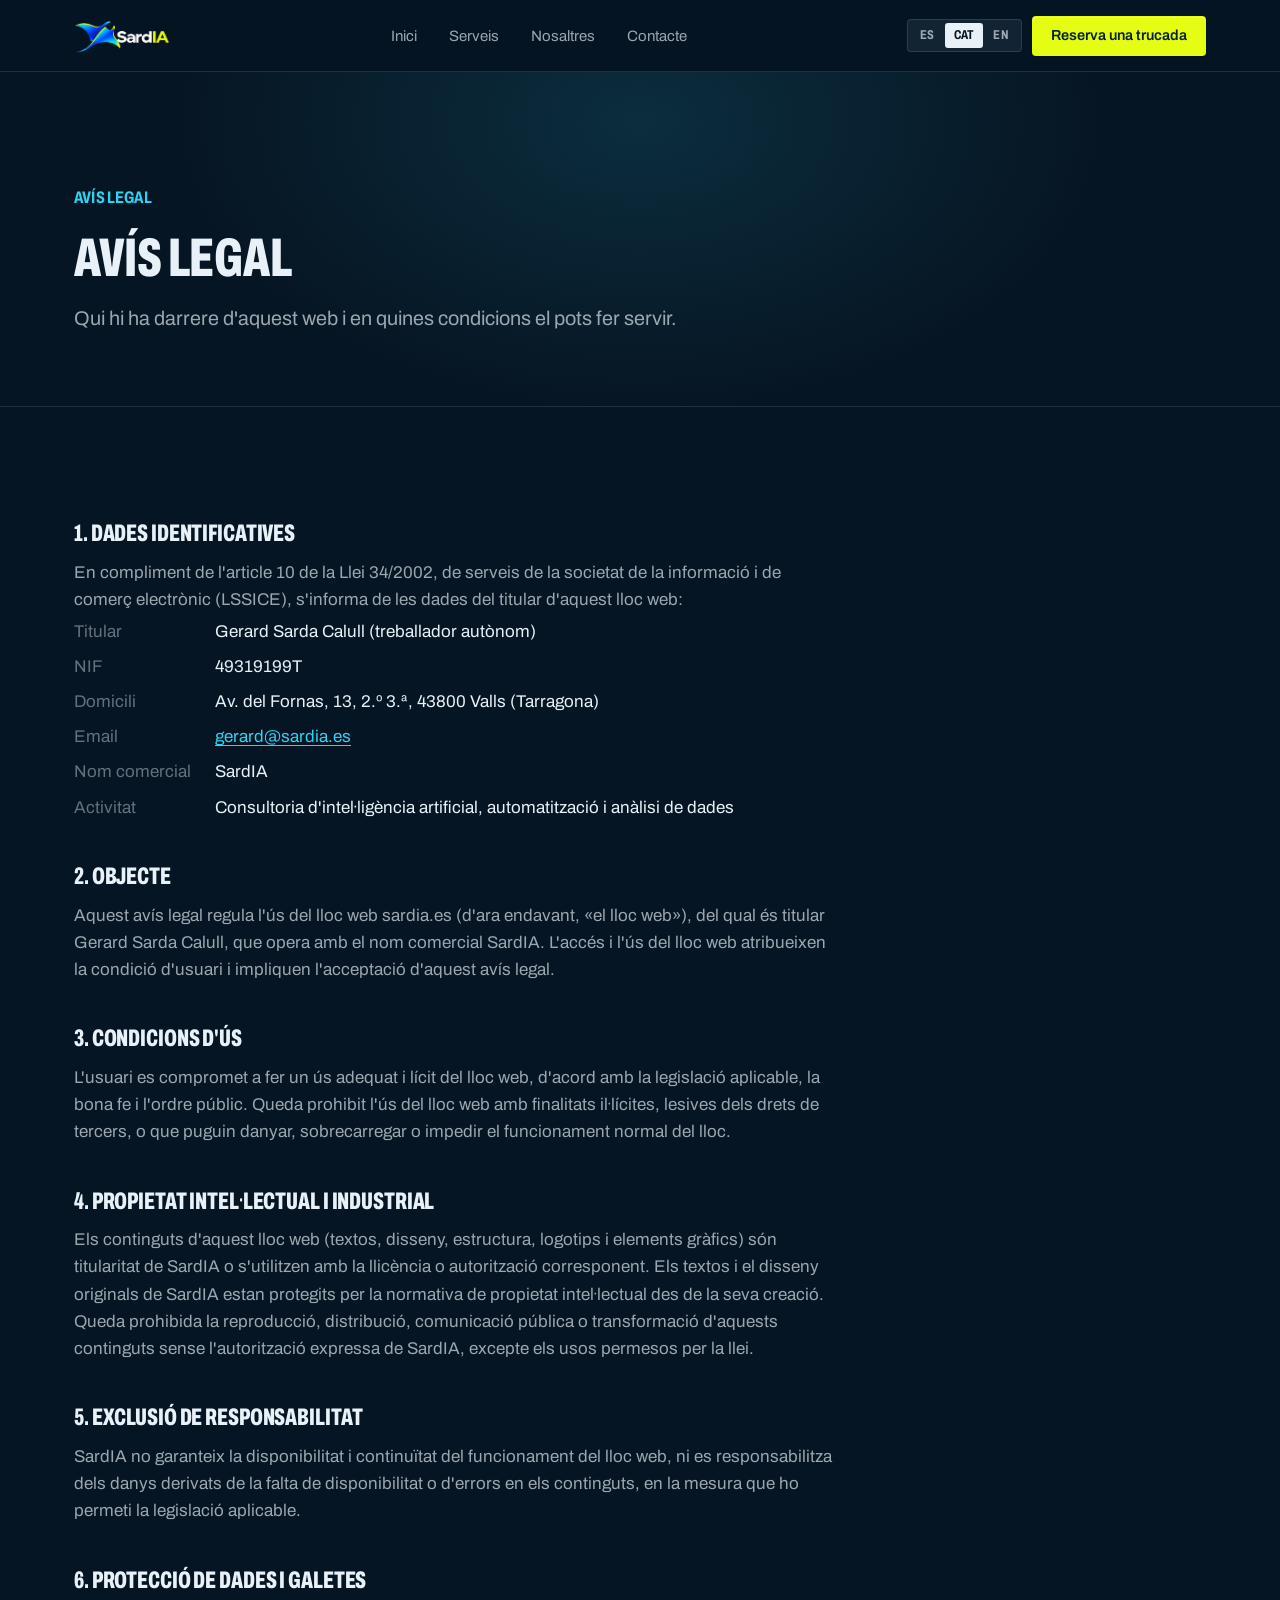
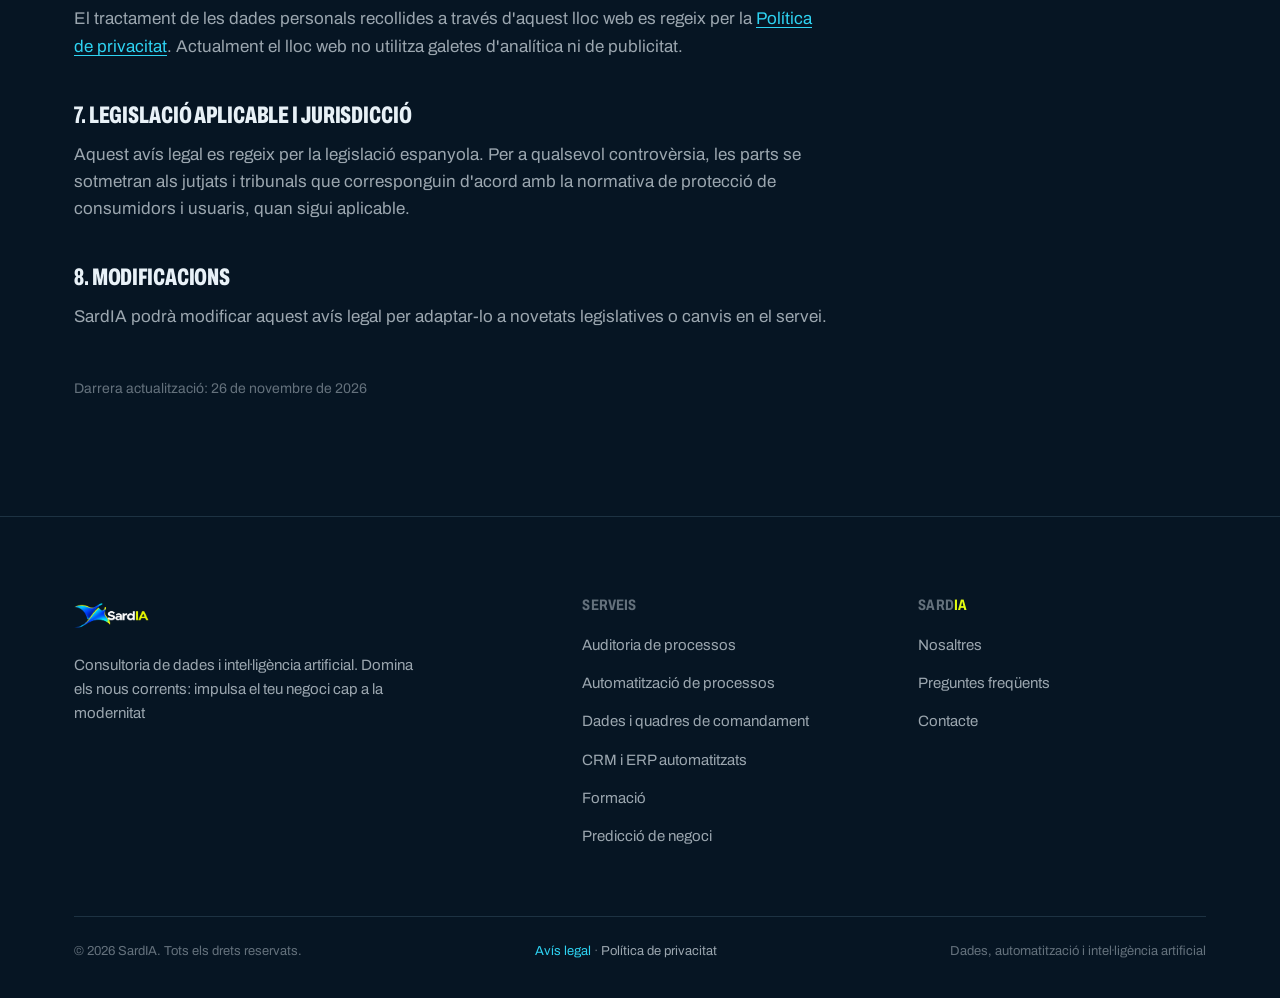
<file: aviso-legal.html>
<!DOCTYPE html>
<html lang="es">
<head>
<meta charset="utf-8">
<meta name="viewport" content="width=device-width, initial-scale=1">
<title>Aviso legal — SardIA</title>
<meta name="description" content="Datos identificativos del titular de sardia.es y condiciones de uso del sitio web.">
<link rel="icon" type="image/png" href="assets/favicon-180.png">
<link rel="apple-touch-icon" href="assets/favicon-180.png">
<meta name="robots" content="index, follow">
<meta name="author" content="SardIA">
<link rel="canonical" href="https://sardia.es/aviso-legal.html">
<!-- Open Graph -->
<meta property="og:type" content="website">
<meta property="og:site_name" content="SardIA">
<meta property="og:locale" content="es_ES">
<meta property="og:url" content="https://sardia.es/aviso-legal.html">
<meta property="og:title" content="Aviso legal — SardIA">
<meta property="og:description" content="Datos identificativos del titular de sardia.es y condiciones de uso del sitio web.">
<meta property="og:image" content="https://sardia.es/assets/logo_nombre.png">
<!-- Twitter Cards -->
<meta name="twitter:card" content="summary_large_image">
<meta name="twitter:title" content="Aviso legal — SardIA">
<meta name="twitter:description" content="Datos identificativos del titular de sardia.es y condiciones de uso del sitio web.">
<meta name="twitter:image" content="https://sardia.es/assets/logo_nombre.png">
<link rel="preconnect" href="https://fonts.googleapis.com">
<link rel="preconnect" href="https://fonts.gstatic.com" crossorigin>
<link href="https://fonts.googleapis.com/css2?family=Archivo:wdth,wght@62..125,400..800&display=swap" rel="stylesheet">
<style id="sardia-css">
/* ============================================================
   SardIA — sistema de diseño
   ============================================================ */
*,*::before,*::after{box-sizing:border-box}
html{-webkit-text-size-adjust:100%;scroll-behavior:smooth;overflow-x:clip}
body,h1,h2,h3,h4,p,ul,ol,figure,dl,dd{margin:0}
ul,ol{padding:0;list-style:none}
img,video,svg{display:block;max-width:100%}
a{color:inherit;text-decoration:none}
button,input,textarea,select{font:inherit;color:inherit}

:root{
  --bg:#061523;
  --bg-2:#0A2033;
  --surface:rgba(150,196,226,.055);
  --surface-2:rgba(150,196,226,.09);
  --line:rgba(150,196,226,.16);
  --line-strong:rgba(150,196,226,.32);
  --text:#E8F1F7;
  --text-dim:rgba(232,241,247,.66);
  --text-faint:rgba(232,241,247,.42);
  --cyan:#2ED3F2;
  --cyan-deep:#12A8C8;
  --amber:#F0B44E;
  --volt:#E4FD12;
  --r-sm:4px;
  --r:12px;
  --r-lg:20px;
  --pill:999px;
  --wrap:1180px;
  --ease:cubic-bezier(.22,.61,.36,1);
  --ease-out:cubic-bezier(.23,1,.32,1);
  --header-h:72px;
}

body{
  background:var(--bg);
  color:var(--text);
  font-family:"Schibsted Grotesk",-apple-system,BlinkMacSystemFont,"Segoe UI",sans-serif;
  font-size:17px;
  line-height:1.6;
  font-weight:400;
  -webkit-font-smoothing:antialiased;
  overflow-x:clip;
}

h1,h2,h3,h4{font-weight:500;line-height:1.08;letter-spacing:-.02em}
h2{font-size:clamp(1.95rem,3.8vw,2.75rem);letter-spacing:-.018em}
h3{font-size:1.3125rem;letter-spacing:-.012em;line-height:1.25}
.lead{font-size:clamp(1.0625rem,1.55vw,1.28rem);line-height:1.55;color:var(--text-dim)}

.eyebrow{
  font-family:"JetBrains Mono",ui-monospace,monospace;
  font-size:.75rem;font-weight:500;letter-spacing:.14em;
  text-transform:uppercase;color:var(--cyan);
  display:inline-flex;align-items:center;gap:.6em;
}
.eyebrow::before{content:"";width:20px;height:1px;background:currentColor;opacity:.6}
.eyebrow--volt{color:var(--volt)}

.wrap{width:100%;max-width:var(--wrap);margin-inline:auto;padding-inline:24px}
.section{padding:clamp(72px,9vw,124px) 0;position:relative}
.section-head{max-width:660px;margin-bottom:clamp(40px,5vw,64px)}
.section-head h2{margin-top:18px}
.section-head .lead{margin-top:18px}

.divider{height:1px;background:var(--line);border:0;margin:0}

.btn{
  display:inline-flex;align-items:center;justify-content:center;gap:.5em;
  height:48px;padding:0 24px;border-radius:var(--pill);border:1px solid transparent;
  font-size:.9688rem;font-weight:500;letter-spacing:-.005em;white-space:nowrap;cursor:pointer;
  transition:transform 160ms var(--ease-out),background .2s var(--ease),border-color .2s var(--ease),box-shadow .2s var(--ease),color .2s var(--ease);
}
.btn--primary{background:var(--volt);color:#04212C;box-shadow:inset 0 1px 0 rgba(255,255,255,.4),0 1px 2px rgba(0,0,0,.35)}
.btn--ghost{background:var(--surface-2);color:var(--text);border-color:var(--line)}
@media (hover:hover) and (pointer:fine){
  .btn--primary:hover{background:#F3FF5C;transform:translateY(-1px);box-shadow:0 10px 30px -12px rgba(228,253,18,.7)}
  .btn--ghost:hover{background:rgba(150,196,226,.16);border-color:var(--line-strong);transform:translateY(-1px)}
}
.btn:active,.burger:active{transform:translateY(0) scale(.97);transition-duration:100ms}
.btn--primary:active{box-shadow:0 0 0 0 rgba(228,253,18,0)}
.btn:focus-visible,.burger:focus-visible{outline:2px solid var(--cyan);outline-offset:3px}
.btn--sm{height:40px;padding:0 18px;font-size:.9063rem}
.btn-row{display:flex;flex-wrap:wrap;gap:12px;align-items:center}

.header{
  position:sticky;top:0;z-index:50;height:var(--header-h);
  background:rgba(6,21,35,.72);backdrop-filter:blur(16px);-webkit-backdrop-filter:blur(16px);
  border-bottom:1px solid var(--line);
}
.header__inner{height:100%;display:flex;align-items:center;justify-content:space-between;gap:24px}
.brand{display:flex;align-items:center;flex-shrink:0}
.brand img{height:46px;width:auto}
.nav{display:flex;align-items:center;gap:4px}
.nav a{
  padding:8px 14px;border-radius:var(--pill);font-size:.9375rem;color:var(--text-dim);
  transition:color .2s var(--ease),background .2s var(--ease);
}
.nav a:hover{color:var(--text);background:var(--surface)}
.nav a[aria-current="page"]{color:var(--text);background:var(--surface-2)}
.header__cta{display:flex;align-items:center;gap:10px}
.burger{
  display:none;width:42px;height:42px;align-items:center;justify-content:center;
  background:var(--surface-2);border:1px solid var(--line);border-radius:var(--pill);cursor:pointer;
}
.burger svg{width:18px;height:18px}
.mobile-nav{display:none;position:fixed;top:var(--header-h);left:0;right:0;z-index:49;max-height:calc(100vh - var(--header-h));max-height:calc(100dvh - var(--header-h));overflow-y:auto;overscroll-behavior:contain;border-bottom:1px solid var(--line);background:var(--bg-2);box-shadow:0 24px 40px -20px rgba(0,0,0,.6)}
.mobile-nav.is-open{display:block}
.mobile-nav ul{padding:12px 0 20px}
.mobile-nav a{display:block;padding:13px 0;font-size:1.0625rem;border-bottom:1px solid var(--line)}
.mobile-nav .btn{display:flex;margin-top:18px;width:100%;border-bottom:0;padding:0 24px}

.page-hero{
  padding:clamp(64px,9vw,112px) 0 clamp(48px,6vw,72px);
  border-bottom:1px solid var(--line);position:relative;isolation:isolate;overflow:hidden;
}
.page-hero::before{
  content:"";position:absolute;z-index:1;top:-260px;left:50%;transform:translateX(-50%);
  width:min(1000px,120vw);height:620px;pointer-events:none;
  background:radial-gradient(ellipse at center,rgba(46,211,242,.13),transparent 66%);
}
.page-hero .wrap{position:relative;z-index:2}
.page-hero h1{margin-top:20px;font-size:clamp(2.25rem,4.8vw,3.4rem)}
.page-hero .lead{margin-top:20px;max-width:62ch}

.faq{border-top:1px solid var(--line)}
.faq details{border-bottom:1px solid var(--line)}
.faq summary{
  list-style:none;cursor:pointer;padding:24px 48px 24px 0;position:relative;
  font-size:1.125rem;font-weight:500;letter-spacing:-.012em;
  transition:color .2s var(--ease);
}
.faq summary::-webkit-details-marker{display:none}
.faq summary:hover{color:var(--cyan)}
.faq summary::after{
  content:"";position:absolute;right:6px;top:50%;width:11px;height:11px;
  border-right:1.5px solid var(--cyan);border-bottom:1.5px solid var(--cyan);
  transform:translateY(-70%) rotate(45deg);transition:transform .3s var(--ease);
}
.faq details[open] summary::after{transform:translateY(-25%) rotate(-135deg)}
.faq p{padding:0 40px 26px 0;color:var(--text-dim);max-width:70ch}

.cta{
  border:1px solid var(--line);border-radius:var(--r-lg);padding:clamp(40px,6vw,72px);
  background:
    radial-gradient(ellipse at 20% 0%,rgba(46,211,242,.14),transparent 58%),
    radial-gradient(ellipse at 90% 100%,rgba(240,180,78,.09),transparent 55%),
    var(--bg-2);
  text-align:center;position:relative;overflow:hidden;isolation:isolate;
}
.cta__body{position:relative;z-index:2}
.cta h2{max-width:20ch;margin-inline:auto}
.cta .lead{max-width:52ch;margin:20px auto 0}
.cta .btn-row{justify-content:center;margin-top:34px}

/* CTA compacto con fondo marino */
.cta{
  padding:clamp(26px,3.6vw,40px) clamp(22px,4vw,48px);
  background:
    radial-gradient(circle at 12% 78%,rgba(120,220,255,.16) 0 3px,transparent 4px),
    radial-gradient(circle at 18% 62%,rgba(120,220,255,.12) 0 2px,transparent 3px),
    radial-gradient(circle at 86% 70%,rgba(120,220,255,.14) 0 4px,transparent 5px),
    radial-gradient(circle at 80% 48%,rgba(120,220,255,.1) 0 2px,transparent 3px),
    radial-gradient(circle at 93% 30%,rgba(120,220,255,.1) 0 3px,transparent 4px),
    linear-gradient(105deg,transparent 28%,rgba(46,211,242,.07) 36%,transparent 46%),
    linear-gradient(80deg,transparent 52%,rgba(46,211,242,.06) 60%,transparent 70%),
    radial-gradient(ellipse at 50% -10%,rgba(46,211,242,.22),transparent 60%),
    linear-gradient(180deg,#0B3552 0%,#08243C 55%,#041525 100%);
}
.cta__mark{display:block;margin-inline:auto}
.cta__mark--mascot{width:clamp(96px,11vw,128px);margin-bottom:6px;filter:drop-shadow(0 14px 28px rgba(46,211,242,.3))}
.cta h2{font-size:clamp(1.35rem,2.4vw,1.8rem);max-width:26ch}
.cta .lead{font-size:.9375rem;max-width:60ch;margin-top:12px}
.cta .btn-row{margin-top:22px}
/* CTA en fila: mascota | texto | botones */
.cta{text-align:left}
.cta__body{
  display:grid;grid-template-columns:auto minmax(0,1fr) auto;
  grid-template-areas:"mark title btns" "mark lead btns";
  column-gap:clamp(18px,3vw,36px);align-items:center;
}
.cta__mark--mascot{grid-area:mark;width:clamp(84px,9vw,112px);margin:0}
.cta h2{grid-area:title;max-width:none;margin:0;align-self:end}
.cta .lead{grid-area:lead;max-width:62ch;margin:8px 0 0;align-self:start}
.cta .btn-row{grid-area:btns;margin:0;justify-content:flex-end;flex-wrap:wrap}
@media (max-width:900px){
  .cta{text-align:center}
  .cta__body{grid-template-columns:1fr;grid-template-areas:"mark" "title" "lead" "btns";row-gap:6px;justify-items:center}
  .cta__mark--mascot{margin:0 auto 4px}
  .cta .lead{margin-inline:auto}
  .cta .btn-row{justify-content:center;margin-top:16px}
}

.footer{border-top:1px solid var(--line);padding:clamp(56px,7vw,80px) 0 36px;background:var(--bg)}
.footer__top{display:grid;grid-template-columns:1.6fr 1fr 1fr;gap:48px}
.footer__brand img{height:36px;margin-bottom:20px}
.footer__brand p{color:var(--text-dim);font-size:.9375rem;max-width:38ch}
.footer h4{
  font-family:"JetBrains Mono",ui-monospace,monospace;font-size:.6875rem;font-weight:500;
  letter-spacing:.14em;text-transform:uppercase;color:var(--text-faint);margin-bottom:18px;
}
.footer li{margin-bottom:11px}
.footer li a{font-size:.9375rem;color:var(--text-dim);transition:color .2s var(--ease)}
.footer li a:hover{color:var(--cyan)}
.footer__bottom{
  margin-top:56px;padding-top:24px;border-top:1px solid var(--line);
  display:flex;flex-wrap:wrap;gap:16px;justify-content:space-between;
  font-size:.8125rem;color:var(--text-faint);
}

@media (max-width:960px){
  .footer__top{grid-template-columns:1fr 1fr;gap:40px}
  .footer__brand{grid-column:1/-1}
}
@media (max-width:860px){
  .nav,.header__cta .btn{display:none}
  .burger{display:flex}
}
@media (max-width:680px){
  body{font-size:16px}
  .footer__top{grid-template-columns:1fr}
}
@media (prefers-reduced-motion:reduce){
  html{scroll-behavior:auto}
  *{animation:none!important;transition-duration:.01ms!important}
}
</style>
<style>
.legal{max-width:760px}
.legal h2{font-size:clamp(1.25rem,2vw,1.5rem);margin:44px 0 14px}
.legal h2:first-child{margin-top:0}
.legal p,.legal li{color:var(--text-dim)}
.legal p+p{margin-top:12px}
.legal ul{margin:12px 0 0;padding-left:1.2em;list-style:disc}
.legal li+li{margin-top:8px}
.legal strong{color:var(--text);font-weight:500}
.legal a{color:var(--cyan);text-decoration:underline;text-underline-offset:3px}
.legal dl{display:grid;grid-template-columns:max-content 1fr;gap:8px 24px;margin-top:4px}
.legal dt{color:var(--text-faint)}
.legal dd{color:var(--text)}
.legal .updated{margin-top:48px;font-size:.875rem;color:var(--text-faint)}
@media (max-width:560px){.legal dl{grid-template-columns:1fr;gap:2px}.legal dd{margin-bottom:10px}}
</style>
<link rel="stylesheet" href="assets/scroll-fx.css">
<link rel="stylesheet" href="assets/type.css">
</head>
<body>

<header class="header">
  <div class="wrap header__inner">
    <a class="brand" href="index.html" aria-label="SardIA — inicio">
      <img src="assets/logo6_hor.png" alt="SardIA">
    </a>
    <nav class="nav" aria-label="Principal">
      <a href="index.html">Inicio</a>
      <a href="servicios.html">Servicios</a>
      <a href="nosotros.html">Nosotros</a>
      <a href="contacto.html">Contacto</a>
    </nav>
    <div class="header__cta">
      <a class="btn btn--primary btn--sm" href="contacto.html">Reserva una llamada</a>
      <button class="burger" type="button" aria-label="Abrir menú" aria-expanded="false" data-menu-toggle>
        <svg viewBox="0 0 24 24" fill="none" stroke="currentColor" stroke-width="1.8" stroke-linecap="round"><path d="M4 7h16M4 12h16M4 17h16"/></svg>
      </button>
    </div>
  </div>
</header>

<div class="mobile-nav" data-menu-panel>
  <div class="wrap">
    <ul>
      <li><a href="index.html">Inicio</a></li>
      <li><a href="servicios.html">Servicios</a></li>
      <li><a href="nosotros.html">Nosotros</a></li>
      <li><a href="contacto.html">Contacto</a></li>
    </ul>
    <a class="btn btn--primary" href="contacto.html">Reserva una llamada</a>
  </div>
</div>

<main>

  <section class="page-hero">
    <div class="wrap">
      <span class="eyebrow eyebrow--volt">Aviso legal</span>
      <h1>Aviso legal</h1>
      <p class="lead">Quién está detrás de esta web y en qué condiciones puedes usarla.</p>
    </div>
  </section>

  <section class="section">
    <div class="wrap">
      <div class="legal">
        <h2>1. Datos identificativos</h2>
        <p>En cumplimiento del artículo 10 de la Ley 34/2002, de servicios de la sociedad de la información y de comercio electrónico (LSSICE), se informa de los datos del titular de este sitio web:</p>
        <dl>
          <dt>Titular</dt><dd>Gerard Sarda Calull (trabajador autónomo)</dd>
          <dt>NIF</dt><dd>49319199T</dd>
          <dt>Domicilio</dt><dd>Av. del Fornas, 13, 2.º 3.ª, 43800 Valls (Tarragona)</dd>
          <dt>Email</dt><dd><a href="mailto:gerard@sardia.es">gerard@sardia.es</a></dd>
          <dt>Nombre comercial</dt><dd>SardIA</dd>
          <dt>Actividad</dt><dd>Consultoría de inteligencia artificial, automatización y análisis de datos</dd>
        </dl>

        <h2>2. Objeto</h2>
        <p>El presente aviso legal regula el uso del sitio web sardia.es (en adelante, «el sitio web»), del que es titular Gerard Sarda Calull, que opera bajo el nombre comercial SardIA. El acceso y uso del sitio web atribuye la condición de usuario e implica la aceptación de este aviso legal.</p>

        <h2>3. Condiciones de uso</h2>
        <p>El usuario se compromete a hacer un uso adecuado y lícito del sitio web, conforme a la legislación aplicable, la buena fe y el orden público. Queda prohibido el uso del sitio web con fines ilícitos, lesivos de los derechos de terceros, o que puedan dañar, sobrecargar o impedir el normal funcionamiento del sitio.</p>

        <h2>4. Propiedad intelectual e industrial</h2>
        <p>Los contenidos de este sitio web (textos, diseño, estructura, logotipos y elementos gráficos) son titularidad de SardIA o se utilizan con la correspondiente licencia o autorización. Los textos y el diseño originales de SardIA están protegidos por la normativa de propiedad intelectual desde su creación. Queda prohibida la reproducción, distribución, comunicación pública o transformación de estos contenidos sin la autorización expresa de SardIA, salvo los usos permitidos por la ley.</p>

        <h2>5. Exclusión de responsabilidad</h2>
        <p>SardIA no garantiza la disponibilidad y continuidad del funcionamiento del sitio web, ni se responsabiliza de los daños derivados de la falta de disponibilidad o de errores en los contenidos, en la medida permitida por la legislación aplicable.</p>

        <h2>6. Protección de datos y cookies</h2>
        <p>El tratamiento de los datos personales recogidos a través de este sitio web se rige por la <a href="privacidad.html">Política de privacidad</a>. Actualmente el sitio web no utiliza cookies de analítica ni de publicidad.</p>

        <h2>7. Legislación aplicable y jurisdicción</h2>
        <p>Este aviso legal se rige por la legislación española. Para cualquier controversia, las partes se someterán a los juzgados y tribunales que correspondan conforme a la normativa de protección de consumidores y usuarios, cuando sea aplicable.</p>

        <h2>8. Modificaciones</h2>
        <p>SardIA podrá modificar este aviso legal para adaptarlo a novedades legislativas o cambios en el servicio.</p>
        <p class="updated">Última actualización: 26 de noviembre de 2026</p>
      </div>
    </div>
  </section>

</main>

<footer class="footer">
  <div class="wrap">
    <div class="footer__top">
      <div class="footer__brand">
        <img src="assets/logo6_hor.png" alt="SardIA">
        <p>Consultoría de datos e inteligencia artificial. Domina las nuevas corrientes: Impulsa tu negocio hacia la modernidad</p>
      </div>
      <div>
        <h4>Servicios</h4>
        <ul>
          <li><a href="servicios.html#auditoria">Auditoría de procesos</a></li>
          <li><a href="servicios.html#automatizacion">Automatización de procesos</a></li>
          <li><a href="servicios.html#datos">Datos y cuadros de mando</a></li>
          <li><a href="servicios.html#crm">CRM y ERP automatizados</a></li>
          <li><a href="servicios.html#formacion">Formación</a></li>
          <li><a href="servicios.html#ml">Predicción de negocio</a></li>
        </ul>
      </div>
      <div>
        <h4>Sard<span style="color:var(--volt)">IA</span></h4>
        <ul>
          <li><a href="nosotros.html">Nosotros</a></li>
          <li><a href="faq.html">Preguntas frecuentes</a></li>
          <li><a href="contacto.html">Contacto</a></li>
        </ul>
      </div>
    </div>
    <div class="footer__bottom">
      <span>© 2026 SardIA. Todos los derechos reservados.</span>
      <span class="footer__legal"><a href="aviso-legal.html" aria-current="page">Aviso legal</a> · <a href="privacidad.html">Política de privacidad</a></span>
      <span>Datos, automatización e inteligencia artificial</span>
    </div>
  </div>
</footer>

<script>
(function(){
  var btn = document.querySelector('[data-menu-toggle]');
  var panel = document.querySelector('[data-menu-panel]');
  if(!btn || !panel) return;
  btn.addEventListener('click', function(){
    var open = panel.classList.toggle('is-open');
    btn.setAttribute('aria-expanded', open ? 'true' : 'false');
    btn.setAttribute('aria-label', open ? 'Cerrar menú' : 'Abrir menú');
  });
})();
</script>

<script src="assets/scroll-fx.js" defer></script>
<script src="assets/i18n.js" defer></script>
</body>
</html>
</file>
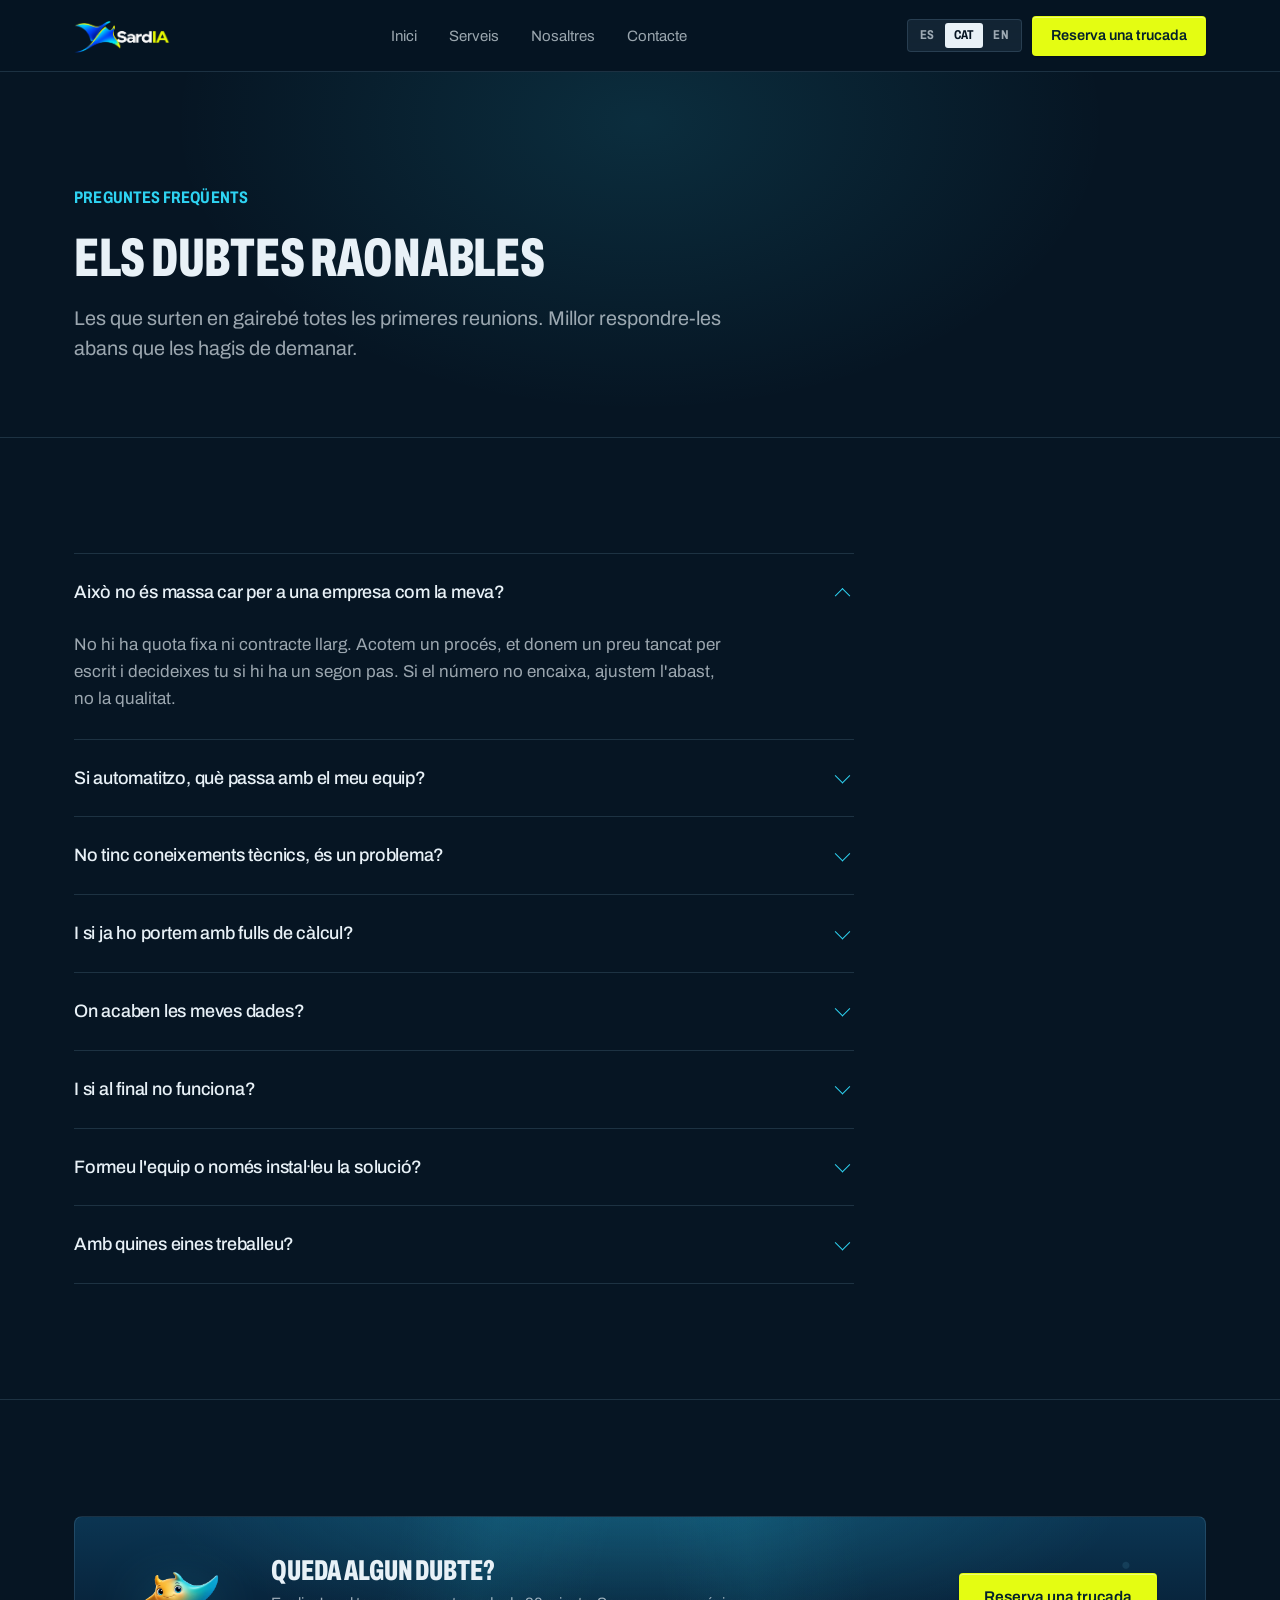
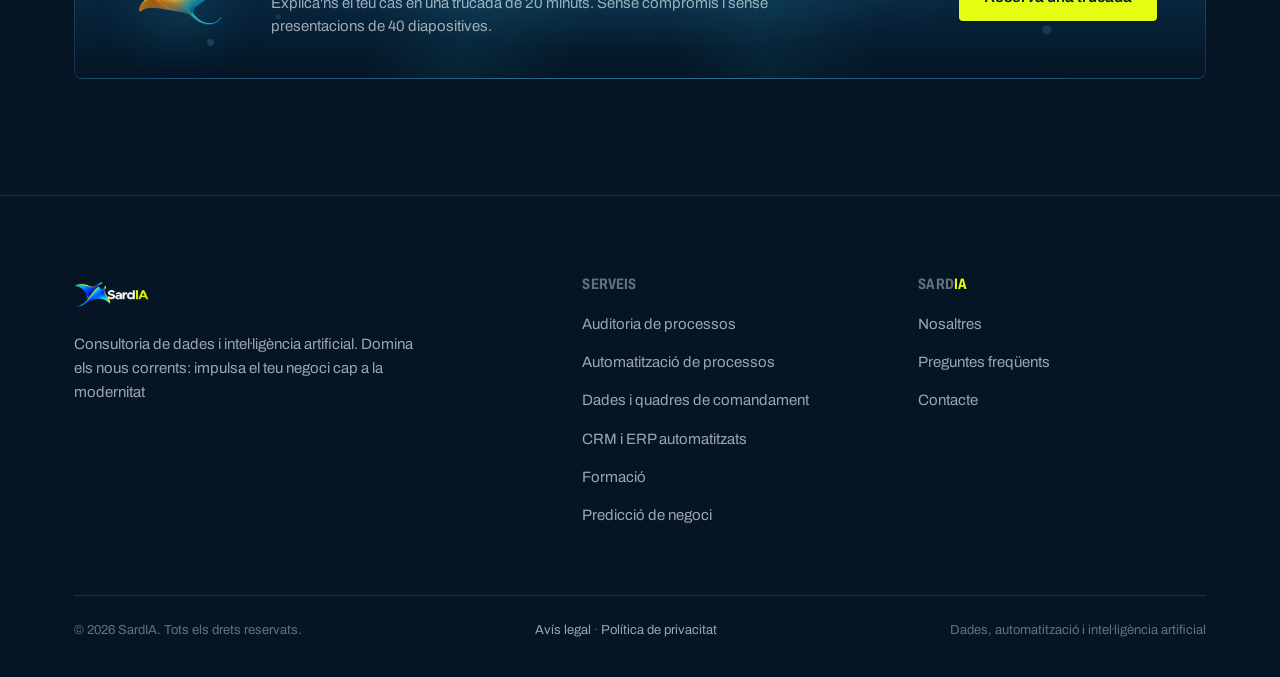
<file: faq.html>
<!DOCTYPE html>
<html lang="es">
<head>
<meta charset="utf-8">
<meta name="viewport" content="width=device-width, initial-scale=1">
<title>Preguntas frecuentes — SardIA</title>
<meta name="description" content="Las dudas que salen en casi todas las primeras reuniones sobre datos, IA y automatización. Respondidas antes de que te las tengas que preguntar.">
<link rel="icon" type="image/png" href="assets/favicon-180.png">
<link rel="apple-touch-icon" href="assets/favicon-180.png">
<meta name="robots" content="index, follow">
<meta name="author" content="SardIA">
<link rel="canonical" href="https://sardia.es/faq.html">
<!-- Open Graph -->
<meta property="og:type" content="website">
<meta property="og:site_name" content="SardIA">
<meta property="og:locale" content="es_ES">
<meta property="og:url" content="https://sardia.es/faq.html">
<meta property="og:title" content="Preguntas frecuentes — SardIA">
<meta property="og:description" content="Las dudas que salen en casi todas las primeras reuniones sobre datos, IA y automatización.">
<meta property="og:image" content="https://sardia.es/assets/logo_nombre.png">
<!-- Twitter Cards -->
<meta name="twitter:card" content="summary_large_image">
<meta name="twitter:title" content="Preguntas frecuentes — SardIA">
<meta name="twitter:description" content="Las dudas que salen en casi todas las primeras reuniones sobre datos, IA y automatización.">
<meta name="twitter:image" content="https://sardia.es/assets/logo_nombre.png">
<link rel="preconnect" href="https://fonts.googleapis.com">
<link rel="preconnect" href="https://fonts.gstatic.com" crossorigin>
<link href="https://fonts.googleapis.com/css2?family=Archivo:wdth,wght@62..125,400..800&display=swap" rel="stylesheet">
<style id="sardia-css">
/* ============================================================
   SardIA — sistema de diseño
   ============================================================ */
*,*::before,*::after{box-sizing:border-box}
html{-webkit-text-size-adjust:100%;scroll-behavior:smooth;overflow-x:clip}
body,h1,h2,h3,h4,p,ul,ol,figure,dl,dd{margin:0}
ul,ol{padding:0;list-style:none}
img,video,svg{display:block;max-width:100%}
a{color:inherit;text-decoration:none}
button,input,textarea,select{font:inherit;color:inherit}

:root{
  --bg:#061523;
  --bg-2:#0A2033;
  --surface:rgba(150,196,226,.055);
  --surface-2:rgba(150,196,226,.09);
  --line:rgba(150,196,226,.16);
  --line-strong:rgba(150,196,226,.32);
  --text:#E8F1F7;
  --text-dim:rgba(232,241,247,.66);
  --text-faint:rgba(232,241,247,.42);
  --cyan:#2ED3F2;
  --cyan-deep:#12A8C8;
  --amber:#F0B44E;
  --volt:#E4FD12;
  --r-sm:4px;
  --r:12px;
  --r-lg:20px;
  --pill:999px;
  --wrap:1180px;
  --ease:cubic-bezier(.22,.61,.36,1);
  --ease-out:cubic-bezier(.23,1,.32,1);
  --header-h:72px;
}

body{
  background:var(--bg);
  color:var(--text);
  font-family:"Schibsted Grotesk",-apple-system,BlinkMacSystemFont,"Segoe UI",sans-serif;
  font-size:17px;
  line-height:1.6;
  font-weight:400;
  -webkit-font-smoothing:antialiased;
  overflow-x:clip;
}

h1,h2,h3,h4{font-weight:500;line-height:1.08;letter-spacing:-.02em}
h2{font-size:clamp(1.95rem,3.8vw,2.75rem);letter-spacing:-.018em}
h3{font-size:1.3125rem;letter-spacing:-.012em;line-height:1.25}
.lead{font-size:clamp(1.0625rem,1.55vw,1.28rem);line-height:1.55;color:var(--text-dim)}

.eyebrow{
  font-family:"JetBrains Mono",ui-monospace,monospace;
  font-size:.75rem;font-weight:500;letter-spacing:.14em;
  text-transform:uppercase;color:var(--cyan);
  display:inline-flex;align-items:center;gap:.6em;
}
.eyebrow::before{content:"";width:20px;height:1px;background:currentColor;opacity:.6}
.eyebrow--volt{color:var(--volt)}

.wrap{width:100%;max-width:var(--wrap);margin-inline:auto;padding-inline:24px}
.section{padding:clamp(72px,9vw,124px) 0;position:relative}
.section-head{max-width:660px;margin-bottom:clamp(40px,5vw,64px)}
.section-head h2{margin-top:18px}
.section-head .lead{margin-top:18px}

.divider{height:1px;background:var(--line);border:0;margin:0}

.btn{
  display:inline-flex;align-items:center;justify-content:center;gap:.5em;
  height:48px;padding:0 24px;border-radius:var(--pill);border:1px solid transparent;
  font-size:.9688rem;font-weight:500;letter-spacing:-.005em;white-space:nowrap;cursor:pointer;
  transition:transform 160ms var(--ease-out),background .2s var(--ease),border-color .2s var(--ease),box-shadow .2s var(--ease),color .2s var(--ease);
}
.btn--primary{background:var(--volt);color:#04212C;box-shadow:inset 0 1px 0 rgba(255,255,255,.4),0 1px 2px rgba(0,0,0,.35)}
.btn--ghost{background:var(--surface-2);color:var(--text);border-color:var(--line)}
@media (hover:hover) and (pointer:fine){
  .btn--primary:hover{background:#F3FF5C;transform:translateY(-1px);box-shadow:0 10px 30px -12px rgba(228,253,18,.7)}
  .btn--ghost:hover{background:rgba(150,196,226,.16);border-color:var(--line-strong);transform:translateY(-1px)}
}
.btn:active,.burger:active{transform:translateY(0) scale(.97);transition-duration:100ms}
.btn--primary:active{box-shadow:0 0 0 0 rgba(228,253,18,0)}
.btn:focus-visible,.burger:focus-visible{outline:2px solid var(--cyan);outline-offset:3px}
.btn--sm{height:40px;padding:0 18px;font-size:.9063rem}
.btn-row{display:flex;flex-wrap:wrap;gap:12px;align-items:center}

.header{
  position:sticky;top:0;z-index:50;height:var(--header-h);
  background:rgba(6,21,35,.72);backdrop-filter:blur(16px);-webkit-backdrop-filter:blur(16px);
  border-bottom:1px solid var(--line);
}
.header__inner{height:100%;display:flex;align-items:center;justify-content:space-between;gap:24px}
.brand{display:flex;align-items:center;flex-shrink:0}
.brand img{height:46px;width:auto}
.nav{display:flex;align-items:center;gap:4px}
.nav a{
  padding:8px 14px;border-radius:var(--pill);font-size:.9375rem;color:var(--text-dim);
  transition:color .2s var(--ease),background .2s var(--ease);
}
.nav a:hover{color:var(--text);background:var(--surface)}
.nav a[aria-current="page"]{color:var(--text);background:var(--surface-2)}
.header__cta{display:flex;align-items:center;gap:10px}
.burger{
  display:none;width:42px;height:42px;align-items:center;justify-content:center;
  background:var(--surface-2);border:1px solid var(--line);border-radius:var(--pill);cursor:pointer;
}
.burger svg{width:18px;height:18px}
.mobile-nav{display:none;position:fixed;top:var(--header-h);left:0;right:0;z-index:49;max-height:calc(100vh - var(--header-h));max-height:calc(100dvh - var(--header-h));overflow-y:auto;overscroll-behavior:contain;border-bottom:1px solid var(--line);background:var(--bg-2);box-shadow:0 24px 40px -20px rgba(0,0,0,.6)}
.mobile-nav.is-open{display:block}
.mobile-nav ul{padding:12px 0 20px}
.mobile-nav a{display:block;padding:13px 0;font-size:1.0625rem;border-bottom:1px solid var(--line)}
.mobile-nav .btn{display:flex;margin-top:18px;width:100%;border-bottom:0;padding:0 24px}

.page-hero{
  padding:clamp(64px,9vw,112px) 0 clamp(48px,6vw,72px);
  border-bottom:1px solid var(--line);position:relative;isolation:isolate;overflow:hidden;
}
.page-hero::before{
  content:"";position:absolute;z-index:1;top:-260px;left:50%;transform:translateX(-50%);
  width:min(1000px,120vw);height:620px;pointer-events:none;
  background:radial-gradient(ellipse at center,rgba(46,211,242,.13),transparent 66%);
}
.page-hero .wrap{position:relative;z-index:2}
.page-hero h1{margin-top:20px;font-size:clamp(2.25rem,4.8vw,3.4rem)}
.page-hero .lead{margin-top:20px;max-width:62ch}

.faq{border-top:1px solid var(--line)}
.faq details{border-bottom:1px solid var(--line)}
.faq summary{
  list-style:none;cursor:pointer;padding:24px 48px 24px 0;position:relative;
  font-size:1.125rem;font-weight:500;letter-spacing:-.012em;
  transition:color .2s var(--ease);
}
.faq summary::-webkit-details-marker{display:none}
.faq summary:hover{color:var(--cyan)}
.faq summary::after{
  content:"";position:absolute;right:6px;top:50%;width:11px;height:11px;
  border-right:1.5px solid var(--cyan);border-bottom:1.5px solid var(--cyan);
  transform:translateY(-70%) rotate(45deg);transition:transform .3s var(--ease);
}
.faq details[open] summary::after{transform:translateY(-25%) rotate(-135deg)}
.faq p{padding:0 40px 26px 0;color:var(--text-dim);max-width:70ch}

.cta{
  border:1px solid var(--line);border-radius:var(--r-lg);padding:clamp(40px,6vw,72px);
  background:
    radial-gradient(ellipse at 20% 0%,rgba(46,211,242,.14),transparent 58%),
    radial-gradient(ellipse at 90% 100%,rgba(240,180,78,.09),transparent 55%),
    var(--bg-2);
  text-align:center;position:relative;overflow:hidden;isolation:isolate;
}
.cta__body{position:relative;z-index:2}
.cta h2{max-width:20ch;margin-inline:auto}
.cta .lead{max-width:52ch;margin:20px auto 0}
.cta .btn-row{justify-content:center;margin-top:34px}

/* CTA compacto con fondo marino */
.cta{
  padding:clamp(26px,3.6vw,40px) clamp(22px,4vw,48px);
  background:
    radial-gradient(circle at 12% 78%,rgba(120,220,255,.16) 0 3px,transparent 4px),
    radial-gradient(circle at 18% 62%,rgba(120,220,255,.12) 0 2px,transparent 3px),
    radial-gradient(circle at 86% 70%,rgba(120,220,255,.14) 0 4px,transparent 5px),
    radial-gradient(circle at 80% 48%,rgba(120,220,255,.1) 0 2px,transparent 3px),
    radial-gradient(circle at 93% 30%,rgba(120,220,255,.1) 0 3px,transparent 4px),
    linear-gradient(105deg,transparent 28%,rgba(46,211,242,.07) 36%,transparent 46%),
    linear-gradient(80deg,transparent 52%,rgba(46,211,242,.06) 60%,transparent 70%),
    radial-gradient(ellipse at 50% -10%,rgba(46,211,242,.22),transparent 60%),
    linear-gradient(180deg,#0B3552 0%,#08243C 55%,#041525 100%);
}
.cta__mark{display:block;margin-inline:auto}
.cta__mark--mascot{width:clamp(96px,11vw,128px);margin-bottom:6px;filter:drop-shadow(0 14px 28px rgba(46,211,242,.3))}
.cta h2{font-size:clamp(1.35rem,2.4vw,1.8rem);max-width:26ch}
.cta .lead{font-size:.9375rem;max-width:60ch;margin-top:12px}
.cta .btn-row{margin-top:22px}
/* CTA en fila: mascota | texto | botones */
.cta{text-align:left}
.cta__body{
  display:grid;grid-template-columns:auto minmax(0,1fr) auto;
  grid-template-areas:"mark title btns" "mark lead btns";
  column-gap:clamp(18px,3vw,36px);align-items:center;
}
.cta__mark--mascot{grid-area:mark;width:clamp(84px,9vw,112px);margin:0}
.cta h2{grid-area:title;max-width:none;margin:0;align-self:end}
.cta .lead{grid-area:lead;max-width:62ch;margin:8px 0 0;align-self:start}
.cta .btn-row{grid-area:btns;margin:0;justify-content:flex-end;flex-wrap:wrap}
@media (max-width:900px){
  .cta{text-align:center}
  .cta__body{grid-template-columns:1fr;grid-template-areas:"mark" "title" "lead" "btns";row-gap:6px;justify-items:center}
  .cta__mark--mascot{margin:0 auto 4px}
  .cta .lead{margin-inline:auto}
  .cta .btn-row{justify-content:center;margin-top:16px}
}

.footer{border-top:1px solid var(--line);padding:clamp(56px,7vw,80px) 0 36px;background:var(--bg)}
.footer__top{display:grid;grid-template-columns:1.6fr 1fr 1fr;gap:48px}
.footer__brand img{height:36px;margin-bottom:20px}
.footer__brand p{color:var(--text-dim);font-size:.9375rem;max-width:38ch}
.footer h4{
  font-family:"JetBrains Mono",ui-monospace,monospace;font-size:.6875rem;font-weight:500;
  letter-spacing:.14em;text-transform:uppercase;color:var(--text-faint);margin-bottom:18px;
}
.footer li{margin-bottom:11px}
.footer li a{font-size:.9375rem;color:var(--text-dim);transition:color .2s var(--ease)}
.footer li a:hover{color:var(--cyan)}
.footer__bottom{
  margin-top:56px;padding-top:24px;border-top:1px solid var(--line);
  display:flex;flex-wrap:wrap;gap:16px;justify-content:space-between;
  font-size:.8125rem;color:var(--text-faint);
}

@media (max-width:960px){
  .footer__top{grid-template-columns:1fr 1fr;gap:40px}
  .footer__brand{grid-column:1/-1}
}
@media (max-width:860px){
  .nav,.header__cta .btn{display:none}
  .burger{display:flex}
}
@media (max-width:680px){
  body{font-size:16px}
  .footer__top{grid-template-columns:1fr}
}
@media (prefers-reduced-motion:reduce){
  html{scroll-behavior:auto}
  *{animation:none!important;transition-duration:.01ms!important}
}
</style>
<link rel="stylesheet" href="assets/scroll-fx.css">
<script>if(!window.matchMedia||!matchMedia('(prefers-reduced-motion: reduce)').matches){document.documentElement.classList.add('sfx-ready')}</script>
<script type="application/ld+json">
{
  "@context": "https://schema.org",
  "@graph": [
    {
      "@type": "FAQPage",
      "@id": "https://sardia.es/faq.html#faq",
      "url": "https://sardia.es/faq.html",
      "name": "Preguntas frecuentes — SardIA",
      "description": "Las dudas que salen en casi todas las primeras reuniones sobre datos, IA y automatización.",
      "inLanguage": "es-ES",
      "isPartOf": { "@type": "WebSite", "url": "https://sardia.es/", "name": "SardIA" },
      "dateModified": "2026-09-15",
      "mainEntity": [
        {
          "@type": "Question",
          "name": "¿Esto no es muy caro para una empresa como la mía?",
          "acceptedAnswer": { "@type": "Answer", "text": "No hay cuota fija ni contrato largo. Acotamos un proceso, te damos un precio cerrado por escrito y decides tú si hay un segundo paso. Si el número no encaja, ajustamos el alcance, no la calidad." }
        },
        {
          "@type": "Question",
          "name": "Si automatizo, ¿qué pasa con mi equipo?",
          "acceptedAnswer": { "@type": "Answer", "text": "Nada, salvo las tareas mecánicas. En los equipos con los que trabajamos casi nunca sobra gente: sobran horas metidas en trabajo repetitivo. Esas horas son las que liberamos." }
        },
        {
          "@type": "Question",
          "name": "No tengo conocimientos técnicos, ¿es un problema?",
          "acceptedAnswer": { "@type": "Answer", "text": "No. Si lo deseas, te explicamos el proceso paso a paso —qué entra, qué sale y qué pasa si algo falla— sin tecnicismos. Lo dejamos documentado para que tu equipo lo mantenga sin depender de nosotros, y ofrecemos formación tanto para equipos como individual." }
        },
        {
          "@type": "Question",
          "name": "¿Y si ya lo llevamos con hojas de cálculo?",
          "acceptedAnswer": { "@type": "Answer", "text": "Muchas veces las hojas de cálculo son una gran herramienta, y si te funcionan te lo decimos sin rodeos. Pero también se pueden automatizar: conectarlas con tus otras herramientas para que se actualicen solas, sin copiar y pegar. Así, la persona que hoy pica datos a mano puede dedicarse a algo más productivo: revisar y decidir, que es donde más valor aporta. Lo que solemos plantear juntos es qué pasa cuando crece el volumen o cuando la persona que las mantiene coge vacaciones." }
        },
        {
          "@type": "Question",
          "name": "¿Dónde acaban mis datos?",
          "acceptedAnswer": { "@type": "Answer", "text": "En la infraestructura que acordemos contigo, y en ningún otro sitio: no se usan para entrenar modelos externos. Antes de mover un solo dato te enseñamos el recorrido completo." }
        },
        {
          "@type": "Question",
          "name": "¿Y si al final no funciona?",
          "acceptedAnswer": { "@type": "Answer", "text": "Paras ahí, sin coste añadido. Por eso el primer paso es pequeño: nada de infraestructura enorme ni compromiso a años. Es la forma que hemos encontrado de que probar salga barato." }
        }
      ]
    },
    {
      "@type": "BreadcrumbList",
      "itemListElement": [
        { "@type": "ListItem", "position": 1, "name": "Inicio", "item": "https://sardia.es/" },
        { "@type": "ListItem", "position": 2, "name": "Preguntas frecuentes", "item": "https://sardia.es/faq.html" }
      ]
    }
  ]
}
</script>
<link rel="stylesheet" href="assets/type.css">
</head>
<body>

<header class="header">
  <div class="wrap header__inner">
    <a class="brand" href="index.html" aria-label="SardIA — inicio">
      <img src="assets/logo6_hor.png" alt="SardIA">
    </a>
    <nav class="nav" aria-label="Principal">
      <a href="index.html">Inicio</a>
      <a href="servicios.html">Servicios</a>
      <a href="nosotros.html">Nosotros</a>
      <a href="contacto.html">Contacto</a>
    </nav>
    <div class="header__cta">
      <a class="btn btn--primary btn--sm" href="contacto.html">Reserva una llamada</a>
      <button class="burger" type="button" aria-label="Abrir menú" aria-expanded="false" data-menu-toggle>
        <svg viewBox="0 0 24 24" fill="none" stroke="currentColor" stroke-width="1.8" stroke-linecap="round"><path d="M4 7h16M4 12h16M4 17h16"/></svg>
      </button>
    </div>
  </div>
</header>

<div class="mobile-nav" data-menu-panel>
  <div class="wrap">
    <ul>
      <li><a href="index.html">Inicio</a></li>
      <li><a href="servicios.html">Servicios</a></li>
      <li><a href="nosotros.html">Nosotros</a></li>
      <li><a href="contacto.html">Contacto</a></li>
    </ul>
    <a class="btn btn--primary" href="contacto.html">Reserva una llamada</a>
  </div>
</div>

<main>

  <section class="page-hero">
    <div class="wrap">
      <span class="eyebrow eyebrow--volt">Preguntas frecuentes</span>
      <h1>Las dudas razonables</h1>
      <p class="lead">Las que salen en casi todas las primeras reuniones. Mejor responderlas antes de que tengas que pedirlas.</p>
    </div>
  </section>

  <section class="section">
    <div class="wrap">
      <div class="faq" style="max-width:780px">
        <details open>
          <summary>¿Esto no es muy caro para una empresa como la mía?</summary>
          <p>No hay cuota fija ni contrato largo. Acotamos un proceso, te damos un precio cerrado por escrito y decides tú si hay un segundo paso. Si el número no encaja, ajustamos el alcance, no la calidad.</p>
        </details>
        <details>
          <summary>Si automatizo, ¿qué pasa con mi equipo?</summary>
          <p>Nada, salvo las tareas mecánicas. En los equipos con los que trabajamos casi nunca sobra gente: sobran horas metidas en trabajo repetitivo. Esas horas son las que liberamos.</p>
        </details>
        <details>
          <summary>No tengo conocimientos técnicos, ¿es un problema?</summary>
          <p>No. Si lo deseas, te explicamos el proceso paso a paso —qué entra, qué sale y qué pasa si algo falla— sin tecnicismos. Lo dejamos documentado para que tu equipo lo mantenga sin depender de nosotros, y ofrecemos formación tanto para equipos como individual.</p>
        </details>
        <details>
          <summary>¿Y si ya lo llevamos con hojas de cálculo?</summary>
          <p>Muchas veces las hojas de cálculo son una gran herramienta, y si te funcionan te lo decimos sin rodeos. Pero también se pueden automatizar: conectarlas con tus otras herramientas para que se actualicen solas, sin copiar y pegar. Así, la persona que hoy pica datos a mano puede dedicarse a algo más productivo: revisar y decidir, que es donde más valor aporta. Lo que solemos plantear juntos es qué pasa cuando crece el volumen o cuando la persona que las mantiene coge vacaciones.</p>
        </details>
        <details>
          <summary>¿Dónde acaban mis datos?</summary>
          <p>En la infraestructura que acordemos contigo, y en ningún otro sitio: no se usan para entrenar modelos externos. Antes de mover un solo dato te enseñamos el recorrido completo.</p>
        </details>
        <details>
          <summary>¿Y si al final no funciona?</summary>
          <p>Paras ahí, sin coste añadido. Por eso el primer paso es pequeño: nada de infraestructura enorme ni compromiso a años. Es la forma que hemos encontrado de que probar salga barato.</p>
        </details>
        <details>
          <summary>¿Formáis al equipo o solo instaláis la solución?</summary>
          <p>Ambas cosas son un servicio y se pueden contratar por separado. A veces una implementación no basta: el equipo necesita formación para saber usarla y sacarle partido. Por eso ofrecemos formación, para equipos o individual, y dejamos documentación clara para que todo siga funcionando cuando no estemos.</p>
        </details>
        <details>
          <summary>¿Con qué herramientas trabajáis?</summary>
          <p>Modelos seguros de Anthropic o Google, automatizaciones con agentes IA, n8n y Claude. Power BI para los datos. Las bases de datos se guardan de forma segura y todo corre en un servidor VPS. Siempre elegimos lo que ya encaja en vuestra forma de trabajar, no lo que nos resulta más cómodo a nosotros.</p>
        </details>
      </div>
    </div>
  </section>

  <hr class="divider">

  <section class="section">
    <div class="wrap">
      <div class="cta">
        <div class="cta__body">
          <img class="cta__mark cta__mark--mascot" src="assets/mascota.png" alt="Mascota de SardIA, una manta raya">
          <h2>¿Queda alguna duda?</h2>
          <p class="lead">Cuéntanos tu caso en una llamada de 20 minutos. Sin compromiso y sin presentaciones de 40 diapositivas.</p>
          <div class="btn-row">
            <a class="btn btn--primary" href="contacto.html">Reserva una llamada</a>
          </div>
        </div>
      </div>
    </div>
  </section>

</main>

<footer class="footer">
  <div class="wrap">
    <div class="footer__top">
      <div class="footer__brand">
        <img src="assets/logo6_hor.png" alt="SardIA">
        <p>Consultoría de datos e inteligencia artificial. Domina las nuevas corrientes: Impulsa tu negocio hacia la modernidad</p>
      </div>
      <div>
        <h4>Servicios</h4>
        <ul>
          <li><a href="servicios.html#auditoria">Auditoría de procesos</a></li>
          <li><a href="servicios.html#automatizacion">Automatización de procesos</a></li>
          <li><a href="servicios.html#datos">Datos y cuadros de mando</a></li>
          <li><a href="servicios.html#crm">CRM y ERP automatizados</a></li>
          <li><a href="servicios.html#formacion">Formación</a></li>
          <li><a href="servicios.html#ml">Predicción de negocio</a></li>
        </ul>
      </div>
      <div>
        <h4>Sard<span style="color:var(--volt)">IA</span></h4>
        <ul>
          <li><a href="nosotros.html">Nosotros</a></li>
          <li><a href="faq.html" aria-current="page">Preguntas frecuentes</a></li>
          <li><a href="contacto.html">Contacto</a></li>
        </ul>
      </div>
    </div>
    <div class="footer__bottom">
      <span>© 2026 SardIA. Todos los derechos reservados.</span>
      <span class="footer__legal"><a href="aviso-legal.html">Aviso legal</a> · <a href="privacidad.html">Política de privacidad</a></span>
      <span>Datos, automatización e inteligencia artificial</span>
    </div>
  </div>
</footer>

<script>
(function(){
  var btn = document.querySelector('[data-menu-toggle]');
  var panel = document.querySelector('[data-menu-panel]');
  if(!btn || !panel) return;
  btn.addEventListener('click', function(){
    var open = panel.classList.toggle('is-open');
    btn.setAttribute('aria-expanded', open ? 'true' : 'false');
    btn.setAttribute('aria-label', open ? 'Cerrar menú' : 'Abrir menú');
  });
})();
</script>

<script src="assets/scroll-fx.js" defer></script>
<script src="assets/i18n.js" defer></script>
</body>
</html>
</file>
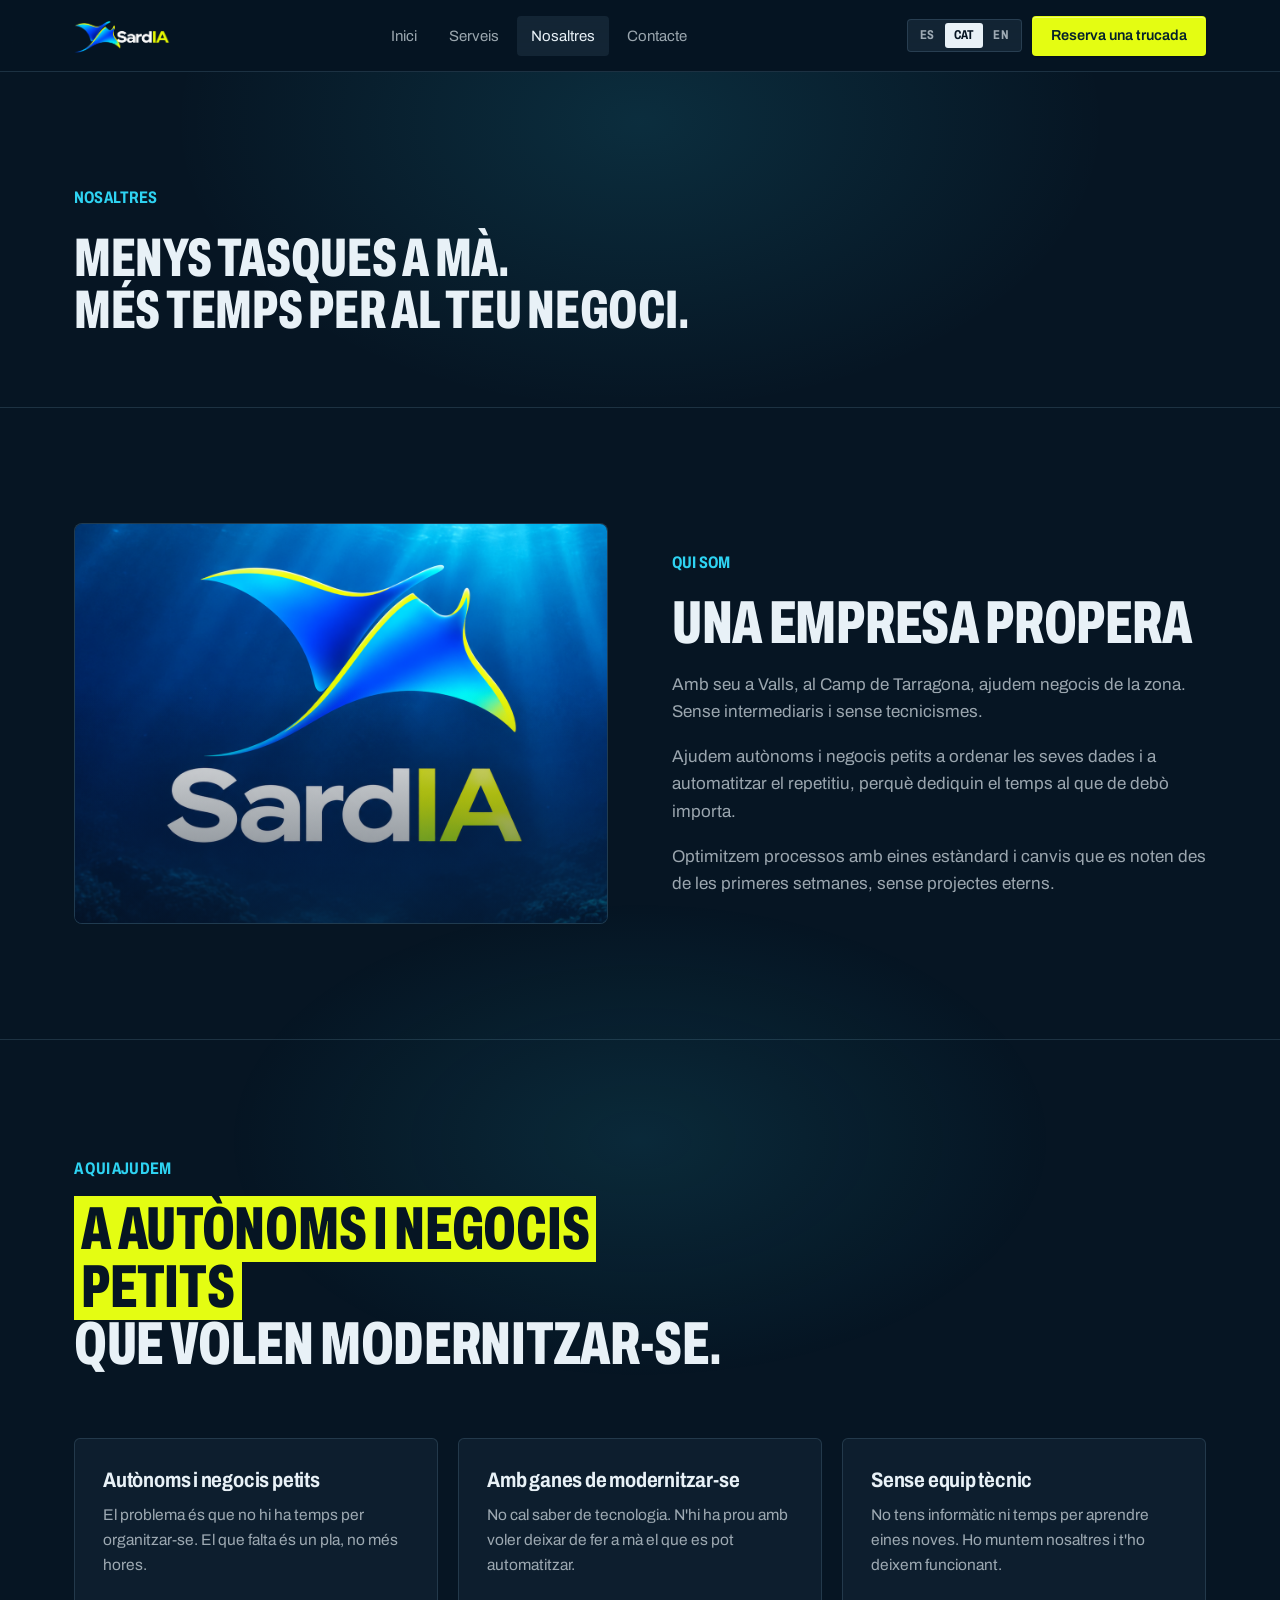
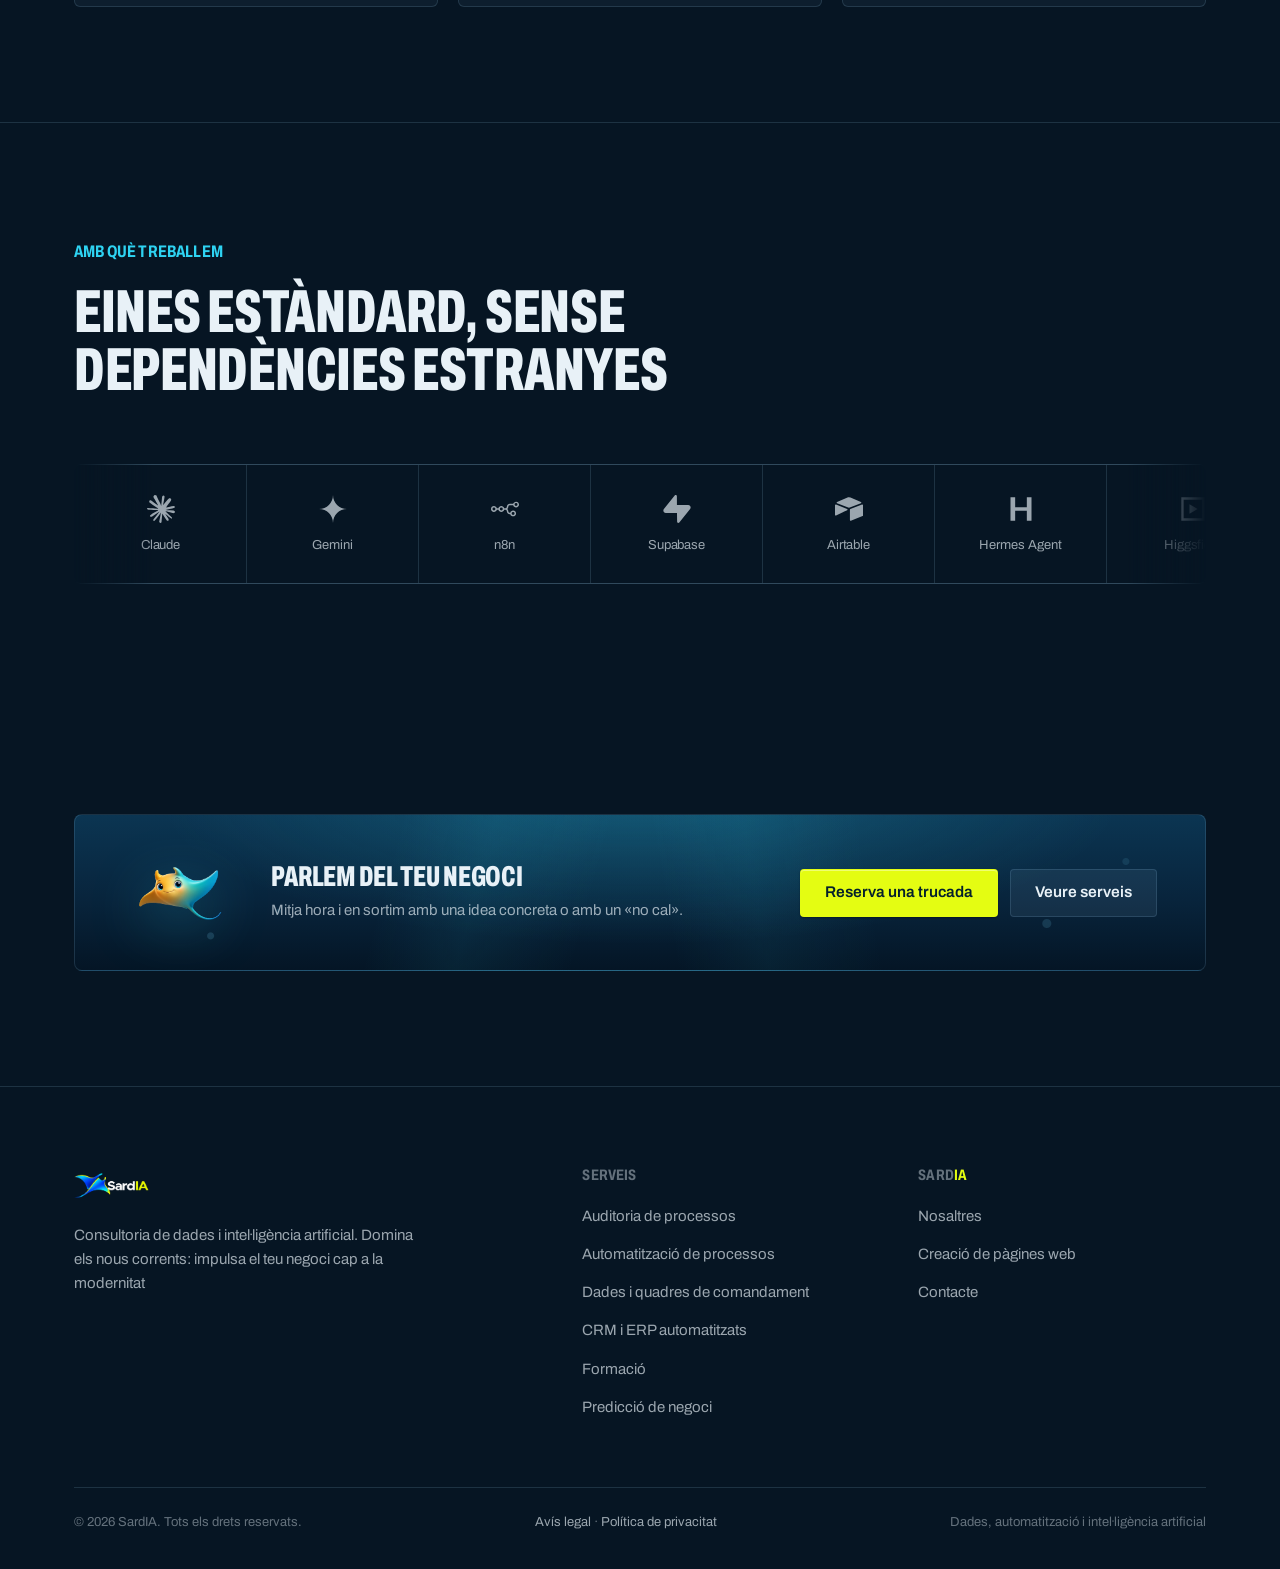
<file: nosotros.html>
<!DOCTYPE html>
<html lang="es">
<head>
<meta charset="utf-8">
<meta name="viewport" content="width=device-width, initial-scale=1">
<title>Nosotros — SardIA</title>
<meta name="description" content="Desde Valls, en el Camp de Tarragona, ayudamos a autónomos y negocios pequeños a modernizarse y a optimizar sus procesos, con trato directo y sin jerga.">
<link rel="icon" type="image/png" href="assets/favicon-180.png">
<link rel="apple-touch-icon" href="assets/favicon-180.png">
<meta name="robots" content="index, follow">
<meta name="author" content="SardIA">
<link rel="canonical" href="https://sardia.es/nosotros.html">
<!-- Open Graph -->
<meta property="og:type" content="website">
<meta property="og:site_name" content="SardIA">
<meta property="og:locale" content="es_ES">
<meta property="og:url" content="https://sardia.es/nosotros.html">
<meta property="og:title" content="Nosotros — SardIA">
<meta property="og:description" content="Desde Valls, en el Camp de Tarragona, ayudamos a autónomos y negocios pequeños a modernizarse y a optimizar sus procesos, con trato directo y sin jerga.">
<!-- OG image: para compartir en redes, sustituir por una imagen 1200×630px (assets/og-image.jpg) -->
<meta property="og:image" content="https://sardia.es/assets/logo_nombre.png">
<!-- Twitter Cards -->
<meta name="twitter:card" content="summary_large_image">
<meta name="twitter:title" content="Nosotros — SardIA">
<meta name="twitter:description" content="Desde Valls, en el Camp de Tarragona, ayudamos a autónomos y negocios pequeños a modernizarse y a optimizar sus procesos, con trato directo y sin jerga.">
<meta name="twitter:image" content="https://sardia.es/assets/logo_nombre.png">
<link rel="preconnect" href="https://fonts.googleapis.com">
<link rel="preconnect" href="https://fonts.gstatic.com" crossorigin>
<link href="https://fonts.googleapis.com/css2?family=Archivo:wdth,wght@62..125,400..800&display=swap" rel="stylesheet">
<style id="sardia-css">
/* ============================================================
   SardIA — sistema de diseño
   ============================================================ */
*,*::before,*::after{box-sizing:border-box}
html{-webkit-text-size-adjust:100%;scroll-behavior:smooth;overflow-x:clip}
body,h1,h2,h3,h4,p,ul,ol,figure,dl,dd{margin:0}
ul,ol{padding:0;list-style:none}
img,video,svg{display:block;max-width:100%}
a{color:inherit;text-decoration:none}
button,input,textarea,select{font:inherit;color:inherit}

:root{
  --bg:#061523;
  --bg-2:#0A2033;
  --surface:rgba(150,196,226,.055);
  --surface-2:rgba(150,196,226,.09);
  --line:rgba(150,196,226,.16);
  --line-strong:rgba(150,196,226,.32);
  --text:#E8F1F7;
  --text-dim:rgba(232,241,247,.66);
  --text-faint:rgba(232,241,247,.42);
  --cyan:#2ED3F2;
  --cyan-deep:#12A8C8;
  --amber:#F0B44E;
  --volt:#E4FD12;
  --r-sm:4px;
  --r:12px;
  --r-lg:20px;
  --pill:999px;
  --wrap:1180px;
  --ease:cubic-bezier(.22,.61,.36,1);
  --ease-out:cubic-bezier(.23,1,.32,1);
  --header-h:72px;
}

body{
  background:var(--bg);
  color:var(--text);
  font-family:"Schibsted Grotesk",-apple-system,BlinkMacSystemFont,"Segoe UI",sans-serif;
  font-size:17px;
  line-height:1.6;
  font-weight:400;
  -webkit-font-smoothing:antialiased;
  overflow-x:clip;
}

/* ---------- tipografía ---------- */
h1,h2,h3,h4{font-weight:500;line-height:1.08;letter-spacing:-.02em}
.display{font-size:clamp(2.35rem,5.2vw,3.6rem)}
.display__alt{display:block;margin-top:.2em;color:var(--cyan);font-size:.7em;letter-spacing:-.015em}
h2{font-size:clamp(1.95rem,3.8vw,2.75rem);letter-spacing:-.018em}
h3{font-size:1.3125rem;letter-spacing:-.012em;line-height:1.25}
.lead{font-size:clamp(1.0625rem,1.55vw,1.28rem);line-height:1.55;color:var(--text-dim)}
.muted{color:var(--text-dim)}
.faint{color:var(--text-faint)}
.small{font-size:.9375rem;line-height:1.55}

.eyebrow{
  font-family:"JetBrains Mono",ui-monospace,monospace;
  font-size:.75rem;font-weight:500;letter-spacing:.14em;
  text-transform:uppercase;color:var(--cyan);
  display:inline-flex;align-items:center;gap:.6em;
}
.eyebrow::before{
  content:"";width:20px;height:1px;background:currentColor;opacity:.6;
}
.eyebrow--plain::before{display:none}
.eyebrow--volt{color:var(--volt)}

/* ---------- layout ---------- */
.wrap{width:100%;max-width:var(--wrap);margin-inline:auto;padding-inline:24px}
.section{padding:clamp(72px,9vw,124px) 0;position:relative}
.section--tight{padding:clamp(56px,6vw,84px) 0}
.section-head{max-width:660px;margin-bottom:clamp(40px,5vw,64px)}
.section-head h2{margin-top:18px}
.section-head .lead{margin-top:18px}
.section-head--center{margin-inline:auto;text-align:center}
.section-head--center .eyebrow::before{display:none}

.grid{display:grid;gap:20px}
.grid-2{grid-template-columns:repeat(2,1fr)}
.grid-3{grid-template-columns:repeat(3,1fr)}
.grid-4{grid-template-columns:repeat(4,1fr)}

.divider{height:1px;background:var(--line);border:0;margin:0}

/* fondo con halo suave */
.glow{position:relative;isolation:isolate}
.glow::before{
  content:"";position:absolute;inset:auto 0 auto 50%;transform:translateX(-50%);
  top:-160px;width:min(900px,110vw);height:520px;z-index:-1;pointer-events:none;
  background:radial-gradient(ellipse at center,rgba(46,211,242,.11),transparent 65%);
}

/* ---------- botones ---------- */
.btn{
  display:inline-flex;align-items:center;justify-content:center;gap:.5em;
  height:48px;padding:0 24px;border-radius:var(--pill);border:1px solid transparent;
  font-size:.9688rem;font-weight:500;letter-spacing:-.005em;white-space:nowrap;cursor:pointer;
  transition:transform 160ms var(--ease-out),background .2s var(--ease),border-color .2s var(--ease),box-shadow .2s var(--ease),color .2s var(--ease);
}
.btn--primary{background:var(--volt);color:#04212C;box-shadow:inset 0 1px 0 rgba(255,255,255,.4),0 1px 2px rgba(0,0,0,.35)}
.btn--ghost{background:var(--surface-2);color:var(--text);border-color:var(--line)}
@media (hover:hover) and (pointer:fine){
  .btn--primary:hover{background:#F3FF5C;transform:translateY(-1px);box-shadow:0 10px 30px -12px rgba(228,253,18,.7)}
  .btn--ghost:hover{background:rgba(150,196,226,.16);border-color:var(--line-strong);transform:translateY(-1px)}
}
.btn:active,.burger:active{transform:translateY(0) scale(.97);transition-duration:100ms}
.btn--primary:active{box-shadow:0 0 0 0 rgba(228,253,18,0)}
.btn:focus-visible,.burger:focus-visible{outline:2px solid var(--cyan);outline-offset:3px}
.btn--sm{height:40px;padding:0 18px;font-size:.9063rem}
.btn-row{display:flex;flex-wrap:wrap;gap:12px;align-items:center}

.link-arrow{
  display:inline-flex;align-items:center;gap:.45em;color:var(--cyan);
  font-size:.9375rem;font-weight:500;transition:gap .25s var(--ease)
}
.link-arrow:hover{gap:.8em}
.link-arrow svg{width:14px;height:14px}

/* ---------- header ---------- */
.header{
  position:sticky;top:0;z-index:50;height:var(--header-h);
  background:rgba(6,21,35,.72);backdrop-filter:blur(16px);-webkit-backdrop-filter:blur(16px);
  border-bottom:1px solid var(--line);
}
.header__inner{height:100%;display:flex;align-items:center;justify-content:space-between;gap:24px}
.brand{display:flex;align-items:center;flex-shrink:0}
.brand img{height:46px;width:auto}
.nav{display:flex;align-items:center;gap:4px}
.nav a{
  padding:8px 14px;border-radius:var(--pill);font-size:.9375rem;color:var(--text-dim);
  transition:color .2s var(--ease),background .2s var(--ease);
}
.nav a:hover{color:var(--text);background:var(--surface)}
.nav a[aria-current="page"]{color:var(--text);background:var(--surface-2)}
.header__cta{display:flex;align-items:center;gap:10px}
.burger{
  display:none;width:42px;height:42px;align-items:center;justify-content:center;
  background:var(--surface-2);border:1px solid var(--line);border-radius:var(--pill);cursor:pointer;
}
.burger svg{width:18px;height:18px}
.mobile-nav{display:none;position:fixed;top:var(--header-h);left:0;right:0;z-index:49;max-height:calc(100vh - var(--header-h));max-height:calc(100dvh - var(--header-h));overflow-y:auto;overscroll-behavior:contain;border-bottom:1px solid var(--line);background:var(--bg-2);box-shadow:0 24px 40px -20px rgba(0,0,0,.6)}
.mobile-nav.is-open{display:block}
.mobile-nav ul{padding:12px 0 20px}
.mobile-nav a{display:block;padding:13px 0;font-size:1.0625rem;border-bottom:1px solid var(--line)}
.mobile-nav .btn{display:flex;margin-top:18px;width:100%;border-bottom:0;padding:0 24px}

/* ---------- hero ---------- */
.hero{
  position:relative;min-height:min(88vh,760px);display:flex;align-items:flex-end;
  overflow:hidden;background:#04121C;
}
.hero__video{
  position:absolute;inset:0;width:100%;height:100%;object-fit:cover;z-index:0;
}
.hero__scrim{
  position:absolute;inset:0;z-index:1;
  background:
    linear-gradient(180deg,rgba(4,18,28,.72) 0%,rgba(4,18,28,.42) 34%,rgba(6,21,35,.86) 82%,var(--bg) 100%),
    linear-gradient(90deg,rgba(4,18,28,.68) 0%,rgba(4,18,28,.12) 62%);
}
.hero__inner{position:relative;z-index:2;width:100%;padding-block:clamp(72px,11vw,132px)}
.hero__content{max-width:760px}
.hero h1{margin-top:22px}
.hero .lead{margin-top:26px;max-width:600px;color:rgba(232,241,247,.8)}
.hero .btn-row{margin-top:36px}
.hero__meta{
  margin-top:44px;padding-top:22px;border-top:1px solid rgba(150,196,226,.18);
  display:flex;flex-wrap:wrap;gap:28px;
}
.hero__meta span{font-size:.875rem;color:var(--text-faint)}
.hero__meta b{display:block;font-weight:500;font-size:1.0625rem;color:var(--text);letter-spacing:-.01em}

/* ---------- cabecera de página interior ---------- */
.page-hero{
  padding:clamp(64px,9vw,112px) 0 clamp(48px,6vw,72px);
  border-bottom:1px solid var(--line);position:relative;isolation:isolate;overflow:hidden;
}
.page-hero::before{
  content:"";position:absolute;z-index:1;top:-260px;left:50%;transform:translateX(-50%);
  width:min(1000px,120vw);height:620px;pointer-events:none;
  background:radial-gradient(ellipse at center,rgba(46,211,242,.13),transparent 66%);
}
.page-hero .wrap{position:relative;z-index:2}
.page-hero h1{margin-top:20px;font-size:clamp(2.25rem,4.8vw,3.4rem)}
.page-hero .lead{margin-top:20px;max-width:62ch}

/* ---------- tarjetas ---------- */
.card{
  display:flex;flex-direction:column;
  background:var(--surface);border:1px solid var(--line);border-radius:var(--r);
  padding:28px;transition:background .28s var(--ease),border-color .28s var(--ease),transform .28s var(--ease);
}
.card--link:hover{background:var(--surface-2);border-color:var(--line-strong);transform:translateY(-3px)}
.card h3{margin-bottom:10px}
.card p{color:var(--text-dim);font-size:.9688rem}
.card__icon{
  width:42px;height:42px;border-radius:var(--r-sm);margin-bottom:20px;
  display:flex;align-items:center;justify-content:center;
  background:rgba(46,211,242,.1);border:1px solid rgba(46,211,242,.22);color:var(--cyan);
}
.card__icon svg{width:20px;height:20px}

/* tarjeta numerada (proceso) */
.step{position:relative;padding-top:26px;border-top:1px solid var(--line)}
.step__n{
  font-family:"JetBrains Mono",ui-monospace,monospace;font-size:.75rem;font-weight:500;
  letter-spacing:.14em;color:var(--cyan);margin-bottom:16px;display:block;
}
.step h3{margin-bottom:10px}
.step p{color:var(--text-dim);font-size:.9688rem}

/* ---------- valores ---------- */
.value{display:flex;gap:18px;align-items:flex-start}
.value__dot{
  flex-shrink:0;width:30px;height:30px;border-radius:var(--pill);margin-top:2px;
  display:flex;align-items:center;justify-content:center;
  background:rgba(46,211,242,.1);border:1px solid rgba(46,211,242,.25);color:var(--cyan);
}
.value__dot svg{width:14px;height:14px}
.value h3{font-size:1.125rem;margin-bottom:8px}
.value p{color:var(--text-dim);font-size:.9688rem}

/* ---------- rejilla destacada ---------- */
.stats{display:grid;grid-template-columns:repeat(4,1fr);gap:1px;background:var(--line);border:1px solid var(--line);border-radius:var(--r);overflow:hidden}
.stat{background:var(--bg);padding:32px 26px}
.stat b{display:block;font-size:clamp(2.1rem,3.6vw,2.9rem);font-weight:500;letter-spacing:-.03em;line-height:1;color:var(--text)}
.stat span{display:block;margin-top:12px;font-size:.9063rem;color:var(--text-dim)}
.stats--text .stat b{font-size:1.1875rem;letter-spacing:-.015em;line-height:1.25;color:var(--cyan)}
.stats--text .stat span{margin-top:10px;font-size:.875rem;line-height:1.5}

/* ---------- listas de características ---------- */
.feature-list{display:grid;grid-template-columns:repeat(2,1fr);gap:14px 32px;margin-top:32px}
.feature-list li{
  display:flex;gap:12px;align-items:flex-start;font-size:.9688rem;color:var(--text-dim);
  padding-bottom:14px;border-bottom:1px solid var(--line);
}
.feature-list svg{width:15px;height:15px;color:var(--volt);flex-shrink:0;margin-top:5px}
.feature-list b{font-weight:500;color:var(--text)}
.feature-list--single{grid-template-columns:1fr}

/* ---------- imágenes ---------- */
.media{
  border:1px solid var(--line);border-radius:var(--r-lg);overflow:hidden;
  background:var(--bg-2);position:relative;line-height:0;
}
.media img,.media video{width:100%;height:100%;object-fit:cover}
.media--ratio{aspect-ratio:16/10}
.media--tall{aspect-ratio:4/3}
.media::after{
  content:"";position:absolute;inset:0;pointer-events:none;
  background:linear-gradient(180deg,rgba(6,21,35,0) 40%,rgba(6,21,35,.62));
}
.media--plain::after{display:none}
.media__caption{
  position:absolute;left:22px;right:22px;bottom:18px;z-index:2;line-height:1.45;
  font-size:.8125rem;color:rgba(232,241,247,.82);
}

/* fondo fotográfico desenfocado */
.bg-photo{position:absolute;inset:0;z-index:0;overflow:hidden;pointer-events:none}
.bg-photo img{width:100%;height:100%;object-fit:cover;filter:blur(18px) saturate(1.2);transform:scale(1.16)}
.bg-photo::after{
  content:"";position:absolute;inset:0;
  background:linear-gradient(180deg,rgba(6,21,35,.84),rgba(6,21,35,.93));
}
.bg-photo--soft::after{background:linear-gradient(180deg,rgba(6,21,35,.9),rgba(6,21,35,.96))}

/* ---------- bloques partidos ---------- */
.split{display:grid;grid-template-columns:1fr 1fr;gap:clamp(36px,5vw,72px);align-items:center}
.split--wide-media{grid-template-columns:1.1fr .9fr}
.split h2{margin-top:18px}
.split p{color:var(--text-dim);margin-top:18px;max-width:56ch}
.split .btn-row{margin-top:28px}

/* ---------- muro de logotipos ---------- */
.logo-wall{
  display:grid;grid-template-columns:repeat(6,1fr);gap:1px;
  background:var(--line);border:1px solid var(--line);border-radius:var(--r);overflow:hidden;
}
.logo-wall__item{
  background:var(--bg);padding:26px 14px;display:flex;flex-direction:column;
  align-items:center;justify-content:center;gap:14px;min-height:126px;color:var(--text-dim);
  transition:background .28s var(--ease),color .28s var(--ease);
}
.logo-wall__item:hover{background:var(--surface-2);color:var(--volt)}
.logo-wall__mark{
  width:28px;height:28px;background:currentColor;flex-shrink:0;
  -webkit-mask:var(--i) no-repeat center/contain;mask:var(--i) no-repeat center/contain;
}
.logo-wall__item span{font-size:.8125rem;letter-spacing:-.005em;text-align:center;line-height:1.3}

/* ---------- FAQ ---------- */
.faq{border-top:1px solid var(--line)}
.faq details{border-bottom:1px solid var(--line)}
.faq summary{
  list-style:none;cursor:pointer;padding:24px 48px 24px 0;position:relative;
  font-size:1.125rem;font-weight:500;letter-spacing:-.012em;
  transition:color .2s var(--ease);
}
.faq summary::-webkit-details-marker{display:none}
.faq summary:hover{color:var(--cyan)}
.faq summary::after{
  content:"";position:absolute;right:6px;top:50%;width:11px;height:11px;
  border-right:1.5px solid var(--cyan);border-bottom:1.5px solid var(--cyan);
  transform:translateY(-70%) rotate(45deg);transition:transform .3s var(--ease);
}
.faq details[open] summary::after{transform:translateY(-25%) rotate(-135deg)}
.faq p{padding:0 40px 26px 0;color:var(--text-dim);max-width:70ch}

/* ---------- nota lateral ---------- */
.note{
  margin-top:20px;padding:16px 20px;border-left:2px solid var(--cyan);
  background:var(--surface);border-radius:0 var(--r-sm) var(--r-sm) 0;
  font-size:.9063rem;color:var(--text-dim);
}
.note b{color:var(--text);font-weight:500}

/* ---------- recorrido ---------- */
.funnel{display:grid;gap:20px}
.funnel__item{
  display:grid;grid-template-columns:auto 1fr auto;gap:28px;align-items:start;
  background:var(--surface);border:1px solid var(--line);border-radius:var(--r);
  padding:30px 32px;transition:border-color .28s var(--ease),background .28s var(--ease);
}
.funnel__item:hover{border-color:var(--line-strong);background:var(--surface-2)}
.funnel__n{
  font-family:"JetBrains Mono",ui-monospace,monospace;font-size:.75rem;font-weight:500;
  letter-spacing:.14em;color:var(--cyan);padding-top:6px;white-space:nowrap;
}
.funnel__item h3{margin-bottom:10px}
.funnel__item p{color:var(--text-dim);font-size:.9688rem;max-width:66ch}
.funnel__badge{font-size:.8125rem;color:var(--text-faint);white-space:nowrap;padding-top:6px}

/* ---------- catálogo de servicios ---------- */
.svc-block{margin-top:56px}
.svc-block:first-of-type{margin-top:0}
.svc-block h3{
  display:flex;align-items:baseline;gap:14px;flex-wrap:wrap;padding-bottom:16px;
  border-bottom:1px solid var(--line-strong);margin-bottom:4px;
}
.svc-block h3 em{
  font-style:normal;font-family:"JetBrains Mono",ui-monospace,monospace;
  font-size:.6875rem;letter-spacing:.14em;text-transform:uppercase;color:var(--text-faint);
}
.svc-row{padding:22px 0;border-bottom:1px solid var(--line)}
.svc-row b{font-weight:500;font-size:1.0625rem;letter-spacing:-.012em;display:block;margin-bottom:6px}
.svc-row p{color:var(--text-dim);font-size:.9375rem;max-width:72ch}

/* ---------- showcase con vídeo vertical ---------- */
.showcase{display:grid;grid-template-columns:minmax(0,.62fr) minmax(0,1.38fr);gap:clamp(32px,5vw,64px);align-items:center}
.showcase__video{
  border-radius:var(--r-lg);overflow:hidden;border:1px solid var(--line);
  background:#0A2033;line-height:0;box-shadow:0 30px 70px -40px rgba(0,0,0,.9);
}
.showcase__video video{width:100%}

/* ---------- perfil ---------- */
.profile{display:grid;grid-template-columns:.65fr 1.35fr;gap:clamp(32px,5vw,60px);align-items:start}
.profile__photo{
  aspect-ratio:4/5;border:1px dashed var(--line-strong);border-radius:var(--r-lg);
  background:var(--surface);display:flex;align-items:center;justify-content:center;
  text-align:center;padding:28px;color:var(--text-faint);font-size:.875rem;line-height:1.5;
}
.profile h3{margin-bottom:6px}
.profile__role{
  font-family:"JetBrains Mono",ui-monospace,monospace;font-size:.75rem;letter-spacing:.14em;
  text-transform:uppercase;color:var(--cyan);margin-bottom:22px;display:block;
}
.profile p{color:var(--text-dim);margin-bottom:16px;max-width:66ch}
.profile p:last-child{margin-bottom:0}

/* ---------- CTA final ---------- */
.cta{
  border:1px solid var(--line);border-radius:var(--r-lg);padding:clamp(40px,6vw,72px);
  background:
    radial-gradient(ellipse at 20% 0%,rgba(46,211,242,.14),transparent 58%),
    radial-gradient(ellipse at 90% 100%,rgba(240,180,78,.09),transparent 55%),
    var(--bg-2);
  text-align:center;position:relative;overflow:hidden;isolation:isolate;
}
.cta__body{position:relative;z-index:2}
.cta__mark{width:112px;margin:0 auto 26px;opacity:1}
.cta__mark--mascot{width:clamp(184px,25vw,288px);margin-bottom:14px;filter:drop-shadow(0 24px 50px rgba(46,211,242,.22))}
.cta h2{max-width:20ch;margin-inline:auto}
.cta .lead{max-width:52ch;margin:20px auto 0}
.cta .btn-row{justify-content:center;margin-top:34px}

/* CTA compacto con fondo marino */
.cta{
  padding:clamp(26px,3.6vw,40px) clamp(22px,4vw,48px);
  background:
    radial-gradient(circle at 12% 78%,rgba(120,220,255,.16) 0 3px,transparent 4px),
    radial-gradient(circle at 18% 62%,rgba(120,220,255,.12) 0 2px,transparent 3px),
    radial-gradient(circle at 86% 70%,rgba(120,220,255,.14) 0 4px,transparent 5px),
    radial-gradient(circle at 80% 48%,rgba(120,220,255,.1) 0 2px,transparent 3px),
    radial-gradient(circle at 93% 30%,rgba(120,220,255,.1) 0 3px,transparent 4px),
    linear-gradient(105deg,transparent 28%,rgba(46,211,242,.07) 36%,transparent 46%),
    linear-gradient(80deg,transparent 52%,rgba(46,211,242,.06) 60%,transparent 70%),
    radial-gradient(ellipse at 50% -10%,rgba(46,211,242,.22),transparent 60%),
    linear-gradient(180deg,#0B3552 0%,#08243C 55%,#041525 100%);
}
.cta__mark--mascot{width:clamp(96px,11vw,128px);margin-bottom:6px;filter:drop-shadow(0 14px 28px rgba(46,211,242,.3))}
.cta h2{font-size:clamp(1.35rem,2.4vw,1.8rem);max-width:26ch}
.cta .lead{font-size:.9375rem;max-width:60ch;margin-top:12px}
.cta .btn-row{margin-top:22px}
/* CTA en fila: mascota | texto | botones */
.cta{text-align:left}
.cta__body{
  display:grid;grid-template-columns:auto minmax(0,1fr) auto;
  grid-template-areas:"mark title btns" "mark lead btns";
  column-gap:clamp(18px,3vw,36px);align-items:center;
}
.cta__mark--mascot{grid-area:mark;width:clamp(84px,9vw,112px);margin:0}
.cta h2{grid-area:title;max-width:none;margin:0;align-self:end}
.cta .lead{grid-area:lead;max-width:62ch;margin:8px 0 0;align-self:start}
.cta .btn-row{grid-area:btns;margin:0;justify-content:flex-end;flex-wrap:wrap}
@media (max-width:900px){
  .cta{text-align:center}
  .cta__body{grid-template-columns:1fr;grid-template-areas:"mark" "title" "lead" "btns";row-gap:6px;justify-items:center}
  .cta__mark--mascot{margin:0 auto 4px}
  .cta .lead{margin-inline:auto}
  .cta .btn-row{justify-content:center;margin-top:16px}
}

/* ---------- formulario ---------- */
.form{display:grid;gap:18px}
.field{display:grid;gap:8px}
.field label{font-size:.875rem;color:var(--text-dim);font-weight:500}
.field input,.field textarea,.field select{
  width:100%;background:var(--surface);border:1px solid var(--line);border-radius:var(--r-sm);
  padding:13px 14px;font-size:1rem;color:var(--text);
  transition:border-color .2s var(--ease),background .2s var(--ease);
}
.field textarea{min-height:130px;resize:vertical}
.field input::placeholder,.field textarea::placeholder{color:var(--text-faint)}
.field input:focus,.field textarea:focus,.field select:focus{
  outline:none;border-color:var(--cyan);background:var(--surface-2);
}
.field-row{display:grid;grid-template-columns:1fr 1fr;gap:18px}
.consent{display:flex;gap:12px;align-items:flex-start;font-size:.875rem;color:var(--text-dim)}
.consent input{width:17px;height:17px;margin-top:3px;accent-color:var(--cyan);flex-shrink:0}

.form-panel{
  background:var(--surface);border:1px solid var(--line);border-radius:var(--r-lg);
  padding:clamp(28px,4vw,44px);
}
.form-panel h2{font-size:clamp(1.5rem,2.4vw,1.9rem);margin-bottom:10px}
.form-panel>p{color:var(--text-dim);font-size:.9375rem;margin-bottom:30px;max-width:52ch}
.form .btn{margin-top:6px;width:100%}
.form-note{margin-top:16px;font-size:.8125rem;color:var(--text-faint);line-height:1.5}

.contact-layout{display:grid;grid-template-columns:1.25fr .85fr;gap:clamp(40px,5vw,72px);align-items:start}
.side h3{font-size:1.0625rem;margin-bottom:10px}
.side p{color:var(--text-dim);font-size:.9375rem}
.side-block{padding:24px 0;border-bottom:1px solid var(--line)}
.side-block:first-child{padding-top:0}
.side-block:last-child{border-bottom:0}
.side-block a{color:var(--cyan)}
.side-block a:hover{text-decoration:underline}

/* ---------- footer ---------- */
.footer{border-top:1px solid var(--line);padding:clamp(56px,7vw,80px) 0 36px;background:var(--bg)}
.footer__top{display:grid;grid-template-columns:1.6fr 1fr 1fr;gap:48px}
.footer__brand img{height:36px;margin-bottom:20px}
.footer__brand p{color:var(--text-dim);font-size:.9375rem;max-width:38ch}
.footer h4{
  font-family:"JetBrains Mono",ui-monospace,monospace;font-size:.6875rem;font-weight:500;
  letter-spacing:.14em;text-transform:uppercase;color:var(--text-faint);margin-bottom:18px;
}
.footer li{margin-bottom:11px}
.footer li a{font-size:.9375rem;color:var(--text-dim);transition:color .2s var(--ease)}
.footer li a:hover{color:var(--cyan)}
.footer__bottom{
  margin-top:56px;padding-top:24px;border-top:1px solid var(--line);
  display:flex;flex-wrap:wrap;gap:16px;justify-content:space-between;
  font-size:.8125rem;color:var(--text-faint);
}

/* ---------- banda manifiesto (foto desenfocada + frase) ---------- */
.manifesto{
  position:relative;overflow:hidden;
  border-top:1px solid var(--line);border-bottom:1px solid var(--line);
  padding:clamp(76px,10vw,140px) 0;
}
.manifesto .bg-photo img{filter:blur(30px) saturate(1.3);transform:scale(1.25)}
.manifesto .bg-photo::after{
  background:radial-gradient(ellipse at 62% 40%,rgba(6,21,35,.62),rgba(6,21,35,.94) 70%);
}
.manifesto .wrap{position:relative;z-index:2}
.manifesto h2{font-size:clamp(1.9rem,4.4vw,3.1rem);max-width:16ch}
.manifesto p{margin-top:24px;color:var(--text-dim);max-width:50ch;font-size:1.0625rem}
.manifesto .btn-row{margin-top:30px}

/* ---------- contraste antes / después ---------- */
.contrast{
  display:grid;grid-template-columns:1fr 1fr;gap:1px;
  background:var(--line);border:1px solid var(--line);border-radius:var(--r-lg);overflow:hidden;
}
.contrast__col{background:var(--bg);padding:clamp(26px,3.4vw,42px)}
.contrast__col--after{background:var(--bg-2)}
.contrast__tag{
  font-family:"JetBrains Mono",ui-monospace,monospace;font-size:.6875rem;font-weight:500;
  letter-spacing:.14em;text-transform:uppercase;color:var(--text-faint);
}
.contrast__col--after .contrast__tag{color:var(--volt)}
.contrast ul{margin-top:24px;display:grid;gap:15px}
.contrast li{
  display:flex;gap:13px;align-items:flex-start;
  font-size:.9688rem;line-height:1.5;color:var(--text-faint);
}
.contrast li::before{
  content:"";width:6px;height:6px;border-radius:50%;flex-shrink:0;margin-top:9px;
  background:var(--text-faint);opacity:.7;
}
.contrast__col--after li{color:var(--text-dim)}
.contrast__col--after li b{color:var(--text);font-weight:500}
.contrast__col--after li::before{background:var(--volt);box-shadow:0 0 0 3px rgba(228,253,18,.18);opacity:1}

/* ---------- foto ancha dentro de un bloque de servicio ---------- */
.svc-photo{
  position:relative;margin-top:30px;border-radius:var(--r-lg);overflow:hidden;
  border:1px solid var(--line);background:var(--bg-2);
  display:grid;grid-template-columns:1fr;isolation:isolate;
}
.svc-photo img{
  grid-area:1/1;width:100%;height:100%;object-fit:cover;
  aspect-ratio:21/9;opacity:.42;filter:saturate(.85);
}
.svc-photo__text{
  grid-area:1/1;z-index:2;align-self:end;
  padding:clamp(26px,3.6vw,44px);
  background:linear-gradient(180deg,rgba(6,21,35,.15) 0%,rgba(6,21,35,.82) 55%,rgba(6,21,35,.95) 100%);
}
.svc-photo__text b{
  display:block;font-size:clamp(1.0625rem,1.8vw,1.35rem);font-weight:500;
  letter-spacing:-.015em;line-height:1.3;max-width:26ch;
}
.svc-photo__text span{display:block;margin-top:10px;font-size:.9063rem;color:var(--text-dim);max-width:58ch}

/* ---------- desplegable ---------- */
.field select{
  appearance:none;-webkit-appearance:none;-moz-appearance:none;
  padding-right:42px;cursor:pointer;
  background-image:url("data:image/svg+xml;charset=utf-8,%3Csvg xmlns='http://www.w3.org/2000/svg' viewBox='0 0 24 24' fill='none' stroke='%2396C4E2' stroke-width='2' stroke-linecap='round' stroke-linejoin='round'%3E%3Cpath d='M6 9l6 6 6-6'/%3E%3C/svg%3E");
  background-repeat:no-repeat;background-position:right 14px center;background-size:17px;
}
/* el desplegable nativo se pinta sobre fondo claro: forzamos texto oscuro para que se lea */
.field select option{background-color:#FFFFFF;color:#0A2033}
.field select option:disabled{color:#7A8894}

/* ---------- responsive ---------- */
@media (max-width:960px){
  .grid-4{grid-template-columns:repeat(2,1fr)}
  .grid-3{grid-template-columns:repeat(2,1fr)}
  .stats{grid-template-columns:repeat(2,1fr)}
  .logo-wall{grid-template-columns:repeat(4,1fr)}
  .footer__top{grid-template-columns:1fr 1fr;gap:40px}
  .footer__brand{grid-column:1/-1}
}
@media (max-width:880px){
  .contrast{grid-template-columns:1fr}
  .split,.split--wide-media,.showcase,.profile,.contact-layout{grid-template-columns:1fr}
  .showcase__video{max-width:340px;margin-inline:auto}
  .profile__photo{max-width:280px;aspect-ratio:1/1}
  .split>.media{order:2}
}
@media (max-width:860px){
  .nav,.header__cta .btn{display:none}
  .burger{display:flex}
}
@media (max-width:680px){
  body{font-size:16px}
  .svc-photo img{aspect-ratio:4/3}
  .grid-2,.grid-3,.grid-4{grid-template-columns:1fr}
  .stats{grid-template-columns:1fr}
  .logo-wall{grid-template-columns:repeat(2,1fr)}
  .feature-list{grid-template-columns:1fr}
  .field-row{grid-template-columns:1fr}
  .footer__top{grid-template-columns:1fr}
  .funnel__item{grid-template-columns:1fr;gap:12px;padding:26px 22px}
  .funnel__badge{padding-top:0}
  .hero{min-height:auto}
  .hero__meta{gap:20px}
  .hero__meta>div{min-width:44%}
}

@media (prefers-reduced-motion:reduce){
  html{scroll-behavior:auto}
  *{animation:none!important;transition-duration:.01ms!important}
}
</style>
<link rel="stylesheet" href="assets/scroll-fx.css">
<script>if(!window.matchMedia||!matchMedia('(prefers-reduced-motion: reduce)').matches){document.documentElement.classList.add('sfx-ready')}</script>
<script type="application/ld+json">
{
  "@context": "https://schema.org",
  "@graph": [
    {
      "@type": "AboutPage",
      "@id": "https://sardia.es/nosotros.html#webpage",
      "url": "https://sardia.es/nosotros.html",
      "name": "Nosotros — SardIA",
      "description": "Desde Valls, en el Camp de Tarragona, ayudamos a autónomos y negocios pequeños a modernizarse y a optimizar sus procesos, con trato directo y sin jerga.",
      "inLanguage": "es-ES",
      "isPartOf": { "@type": "WebSite", "url": "https://sardia.es/", "name": "SardIA" },
      "about": { "@id": "https://sardia.es/#organization" },
      "dateModified": "2026-08-26"
    },
    {
      "@type": "Organization",
      "@id": "https://sardia.es/#organization",
      "name": "SardIA",
      "url": "https://sardia.es/",
      "logo": "https://sardia.es/assets/logo_nombre.png",
      "email": "gerard@sardia.es",
      "slogan": "Domina las nuevas corrientes"
    },
    {
      "@type": "BreadcrumbList",
      "itemListElement": [
        { "@type": "ListItem", "position": 1, "name": "Inicio", "item": "https://sardia.es/" },
        { "@type": "ListItem", "position": 2, "name": "Nosotros", "item": "https://sardia.es/nosotros.html" }
      ]
    }
  ]
}
</script>
<link rel="stylesheet" href="assets/type.css">
</head>
<body>

<header class="header">
  <div class="wrap header__inner">
    <a class="brand" href="index.html" aria-label="SardIA — inicio">
      <img src="assets/logo6_hor.png" alt="SardIA">
    </a>
    <nav class="nav" aria-label="Principal">
      <a href="index.html">Inicio</a>
      <a href="servicios.html">Servicios</a>
      <a href="nosotros.html" aria-current="page">Nosotros</a>
      <a href="contacto.html">Contacto</a>
    </nav>
    <div class="header__cta">
      <a class="btn btn--primary btn--sm" href="contacto.html">Reserva una llamada</a>
      <button class="burger" type="button" aria-label="Abrir menú" aria-expanded="false" data-menu-toggle>
        <svg viewBox="0 0 24 24" fill="none" stroke="currentColor" stroke-width="1.8" stroke-linecap="round"><path d="M4 7h16M4 12h16M4 17h16"/></svg>
      </button>
    </div>
  </div>
</header>

<div class="mobile-nav" data-menu-panel>
  <div class="wrap">
    <ul>
      <li><a href="index.html">Inicio</a></li>
      <li><a href="servicios.html">Servicios</a></li>
      <li><a href="nosotros.html">Nosotros</a></li>
      <li><a href="contacto.html">Contacto</a></li>
    </ul>
    <a class="btn btn--primary" href="contacto.html">Reserva una llamada</a>
  </div>
</div>

<main>

  <section class="page-hero">
    <div class="wrap">
      <span class="eyebrow eyebrow--volt">Nosotros</span>
      <h1>Menos tareas a mano.<br>Más tiempo para tu negocio.</h1>
    </div>
  </section>

  <!-- ==================== LA MARCA ==================== -->
  <section class="section">
    <div class="wrap">
      <div class="split">
        <div class="media media--tall">
          <img src="assets/logo6_fondo.png" alt="Icono de SardIA: una raya manta dibujada con una sola línea continua">
        </div>
        <div>
          <span class="eyebrow eyebrow--volt">Quiénes somos</span>
          <h2>Una empresa cercana</h2>
          <p>Con base en Valls, en el Camp de Tarragona, ayudamos a negocios de la zona. Sin intermediarios y sin jerga.</p>
          <p>Ayudamos a autónomos y negocios pequeños a ordenar sus datos y a automatizar lo repetitivo, para que dediquen el tiempo a lo que de verdad importa.</p>
          <p>Optimizamos procesos con herramientas estándar y cambios que se notan desde las primeras semanas, sin proyectos eternos.</p>
        </div>
      </div>
    </div>
  </section>

  <hr class="divider">

  <!-- ==================== A QUIÉN ==================== -->
  <section class="section glow">
    <div class="wrap">
      <div class="section-head">
        <span class="eyebrow">A quién ayudamos</span>
        <h2><span class="hl--volt">A autónomos y negocios pequeños</span><br>que quieren modernizarse.</h2>
      </div>

      <div class="grid grid-3">
        <article class="card">
          <h3>Autónomos y negocios pequeños</h3>
          <p>El problema es que no hay tiempo para organizarse. Lo que falta es un plan, no más horas.</p>
        </article>
        <article class="card">
          <h3>Con ganas de modernizarse</h3>
          <p>No hace falta saber de tecnología. Basta con querer dejar de hacer a mano lo que se puede automatizar.</p>
        </article>
        <article class="card">
          <h3>Sin equipo técnico</h3>
          <p>No tienes informático ni tiempo para aprender herramientas nuevas. Lo montamos nosotros y te lo dejamos funcionando.</p>
        </article>
      </div>
    </div>
  </section>

  <hr class="divider">

  <!-- ==================== HERRAMIENTAS ==================== -->
  <section class="section">
    <div class="wrap">
      <div class="section-head">
        <span class="eyebrow">Con qué trabajamos</span>
        <h2>Herramientas estándar, sin dependencias raras</h2>
      </div>

      <div class="logo-wall logo-wall--marquee">
        <div class="logo-wall__track">
        <div class="logo-wall__item"><span class="logo-wall__mark" style="--i:url(assets/logos/claude.svg)"></span><span>Claude</span></div>
        <div class="logo-wall__item"><span class="logo-wall__mark" style="--i:url(assets/logos/googlegemini.svg)"></span><span>Gemini</span></div>
        <div class="logo-wall__item"><span class="logo-wall__mark" style="--i:url(assets/logos/n8n.svg)"></span><span>n8n</span></div>
        <div class="logo-wall__item"><span class="logo-wall__mark" style="--i:url(assets/logos/supabase.svg)"></span><span>Supabase</span></div>
        <div class="logo-wall__item"><span class="logo-wall__mark" style="--i:url(assets/logos/airtable.svg)"></span><span>Airtable</span></div>
        <div class="logo-wall__item"><span class="logo-wall__mark" style="--i:url(assets/logos/hermes.svg)"></span><span>Hermes Agent</span></div>
        <div class="logo-wall__item"><span class="logo-wall__mark" style="--i:url(assets/logos/higgsfield.svg)"></span><span>Higgsfield</span></div>
        <div class="logo-wall__item"><span class="logo-wall__mark" style="--i:url(assets/logos/powerbi.svg)"></span><span>Power BI</span></div>
        <div class="logo-wall__item"><span class="logo-wall__mark" style="--i:url(assets/logos/postgresql.svg)"></span><span>PostgreSQL</span></div>
        <div class="logo-wall__item"><span class="logo-wall__mark" style="--i:url(assets/logos/python.svg)"></span><span>Python</span></div>
        <div class="logo-wall__item"><span class="logo-wall__mark" style="--i:url(assets/logos/scikitlearn.svg)"></span><span>scikit-learn</span></div>
        <div class="logo-wall__item"><span class="logo-wall__mark" style="--i:url(assets/logos/streamlit.svg)"></span><span>Streamlit</span></div>
        <div class="logo-wall__item"><span class="logo-wall__mark" style="--i:url(assets/logos/cloudflare.svg)"></span><span>Cloudflare</span></div>
        <div class="logo-wall__item"><span class="logo-wall__mark" style="--i:url(assets/logos/vercel.svg)"></span><span>Vercel</span></div>
        <div class="logo-wall__item"><span class="logo-wall__mark" style="--i:url(assets/logos/miro.svg)"></span><span>Miro</span></div>
        </div>
      </div>

    </div>
  </section>

  <!-- ==================== CTA ==================== -->
  <section class="section">
    <div class="wrap">
      <div class="cta">
        <div class="cta__body">
          <img class="cta__mark cta__mark--mascot" src="assets/mascota.png" alt="Mascota de SardIA, una manta raya">
          <h2>Hablemos de tu negocio</h2>
          <p class="lead">Media hora y salimos de ahí con una idea concreta o con un «no hace falta».</p>
          <div class="btn-row">
            <a class="btn btn--primary" href="contacto.html">Reserva una llamada</a>
            <a class="btn btn--ghost" href="servicios.html">Ver servicios</a>
          </div>
        </div>
      </div>
    </div>
  </section>

</main>

<footer class="footer">
  <div class="wrap">
    <div class="footer__top">
      <div class="footer__brand">
        <img src="assets/logo6_hor.png" alt="SardIA">
        <p>Consultoría de datos e inteligencia artificial. Domina las nuevas corrientes: Impulsa tu negocio hacia la modernidad</p>
      </div>
      <div>
        <h4>Servicios</h4>
        <ul>
          <li><a href="servicios.html#auditoria">Auditoría de procesos</a></li>
          <li><a href="servicios.html#automatizacion">Automatización de procesos</a></li>
          <li><a href="servicios.html#datos">Datos y cuadros de mando</a></li>
          <li><a href="servicios.html#crm">CRM y ERP automatizados</a></li>
          <li><a href="servicios.html#formacion">Formación</a></li>
          <li><a href="servicios.html#ml">Predicción de negocio</a></li>
        </ul>
      </div>
      <div>
        <h4>Sard<span style="color:var(--volt)">IA</span></h4>
        <ul>
          <li><a href="nosotros.html">Nosotros</a></li>
          <li><a href="servicios.html#web">Creación de páginas web</a></li>
          <li><a href="contacto.html">Contacto</a></li>
        </ul>
      </div>
    </div>
    <div class="footer__bottom">
      <span>© 2026 SardIA. Todos los derechos reservados.</span>
      <span class="footer__legal"><a href="aviso-legal.html">Aviso legal</a> · <a href="privacidad.html">Política de privacidad</a></span>
      <span>Datos, automatización e inteligencia artificial</span>
    </div>
  </div>
</footer>

<script>
(function(){
  var btn = document.querySelector('[data-menu-toggle]');
  var panel = document.querySelector('[data-menu-panel]');
  if(!btn || !panel) return;
  btn.addEventListener('click', function(){
    var open = panel.classList.toggle('is-open');
    btn.setAttribute('aria-expanded', open ? 'true' : 'false');
    btn.setAttribute('aria-label', open ? 'Cerrar menú' : 'Abrir menú');
  });
})();
</script>

<script src="assets/scroll-fx.js" defer></script>
<script src="assets/i18n.js" defer></script>
</body>
</html>
</file>
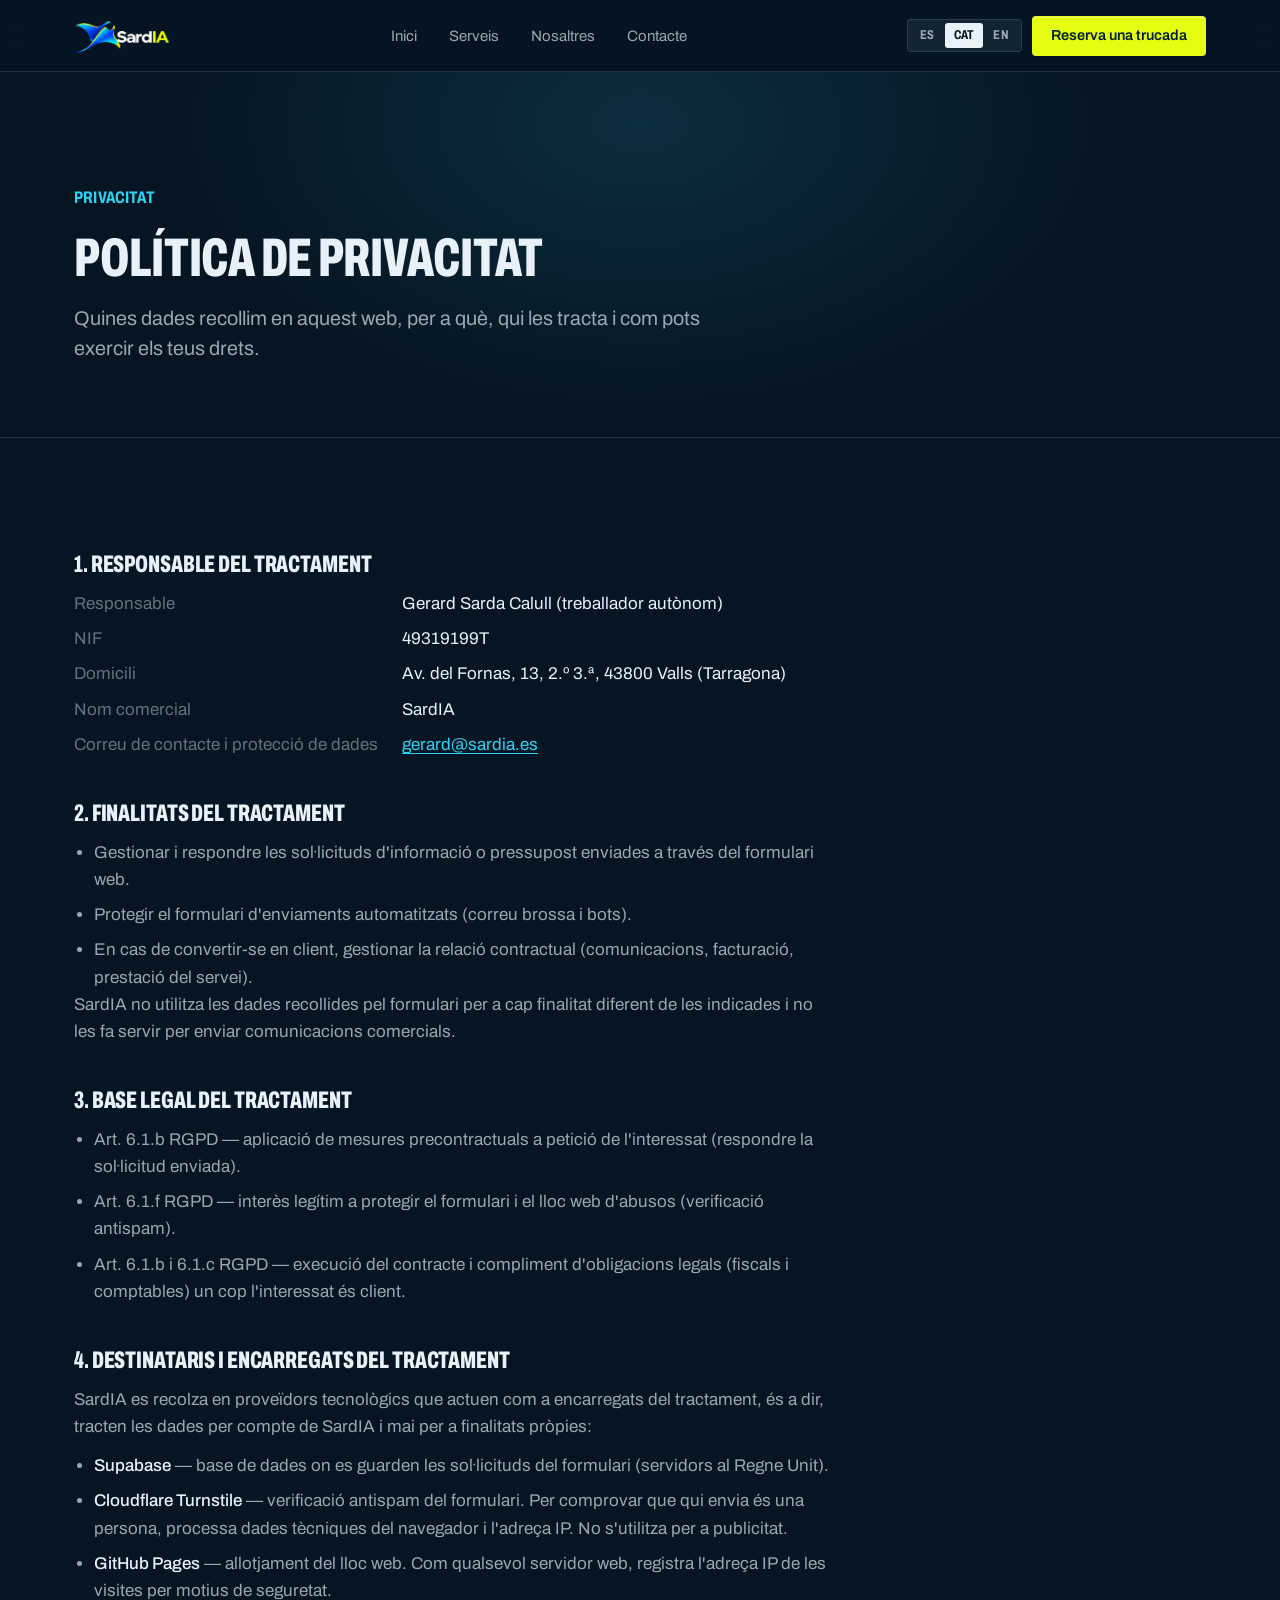
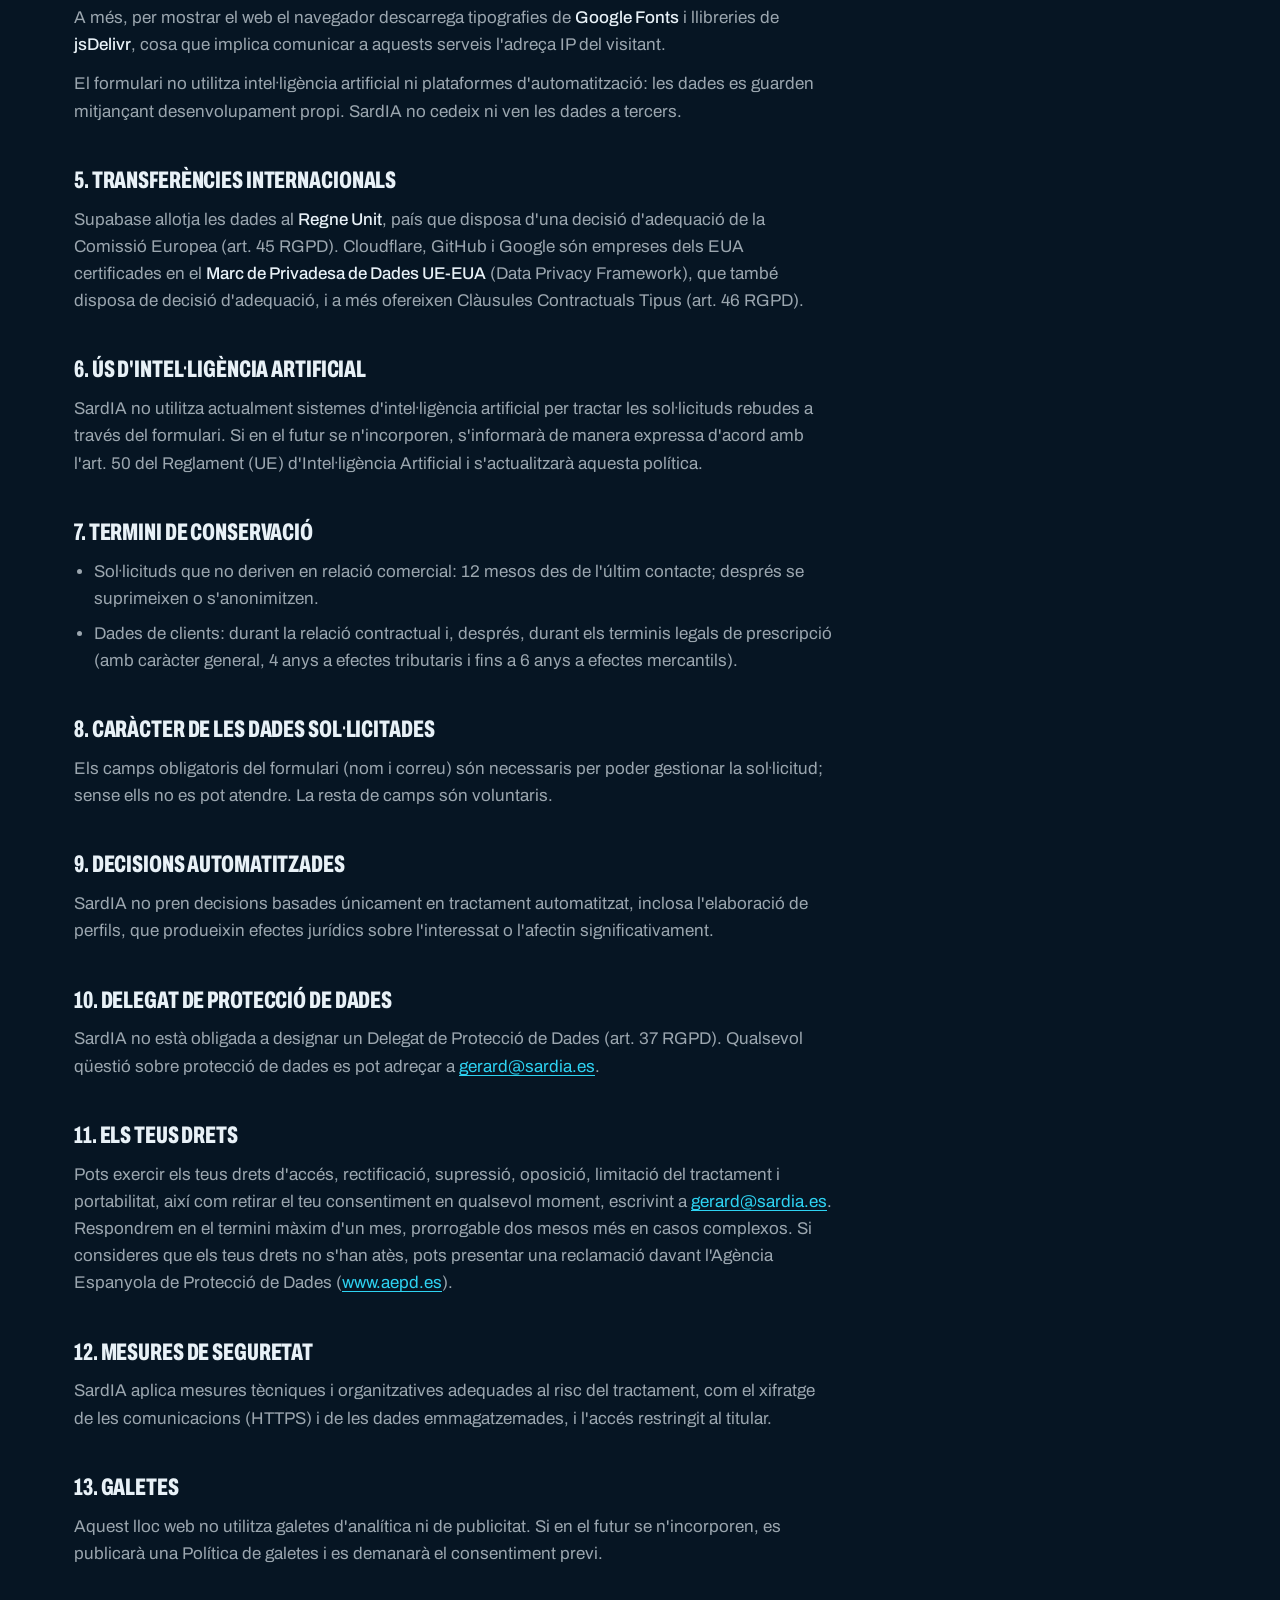
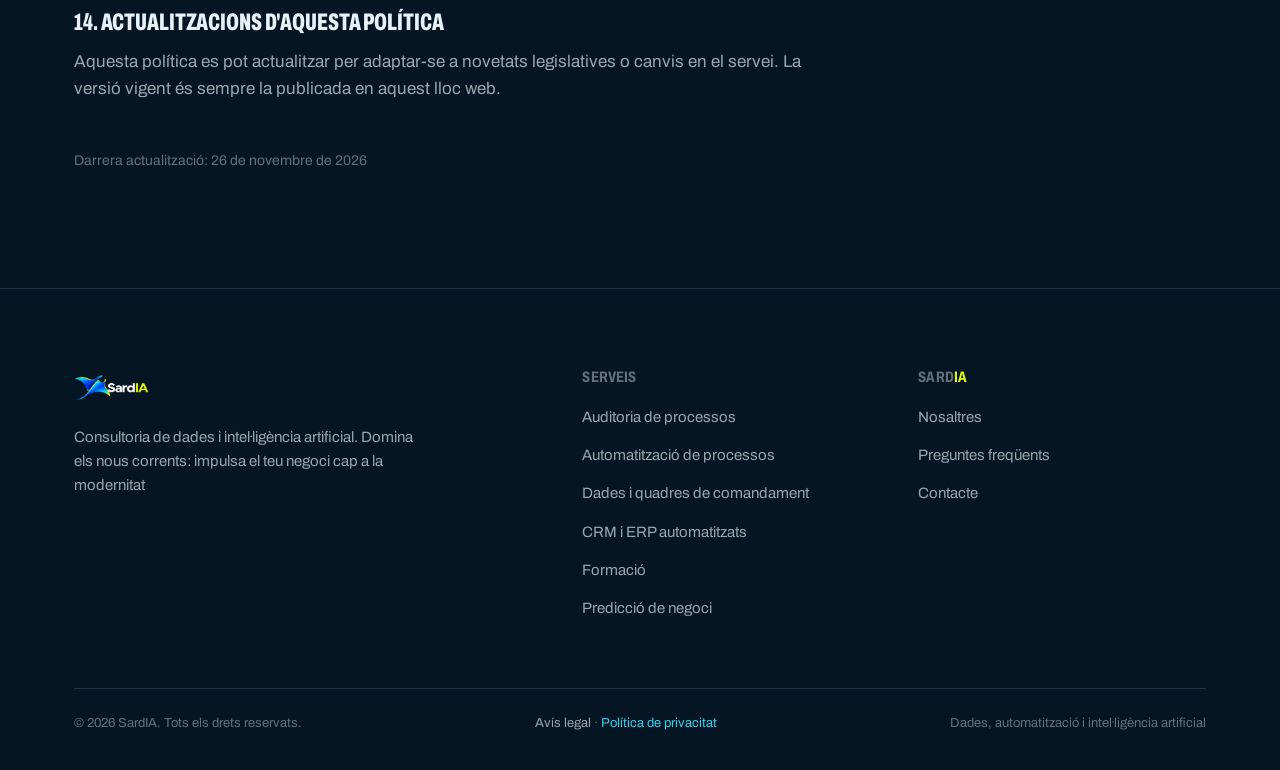
<file: privacidad.html>
<!DOCTYPE html>
<html lang="es">
<head>
<meta charset="utf-8">
<meta name="viewport" content="width=device-width, initial-scale=1">
<title>Política de privacidad — SardIA</title>
<meta name="description" content="Cómo trata SardIA los datos personales que recibe a través del formulario de contacto de sardia.es.">
<link rel="icon" type="image/png" href="assets/favicon-180.png">
<link rel="apple-touch-icon" href="assets/favicon-180.png">
<meta name="robots" content="index, follow">
<meta name="author" content="SardIA">
<link rel="canonical" href="https://sardia.es/privacidad.html">
<!-- Open Graph -->
<meta property="og:type" content="website">
<meta property="og:site_name" content="SardIA">
<meta property="og:locale" content="es_ES">
<meta property="og:url" content="https://sardia.es/privacidad.html">
<meta property="og:title" content="Política de privacidad — SardIA">
<meta property="og:description" content="Cómo trata SardIA los datos personales que recibe a través del formulario de contacto de sardia.es.">
<meta property="og:image" content="https://sardia.es/assets/logo_nombre.png">
<!-- Twitter Cards -->
<meta name="twitter:card" content="summary_large_image">
<meta name="twitter:title" content="Política de privacidad — SardIA">
<meta name="twitter:description" content="Cómo trata SardIA los datos personales que recibe a través del formulario de contacto de sardia.es.">
<meta name="twitter:image" content="https://sardia.es/assets/logo_nombre.png">
<link rel="preconnect" href="https://fonts.googleapis.com">
<link rel="preconnect" href="https://fonts.gstatic.com" crossorigin>
<link href="https://fonts.googleapis.com/css2?family=Archivo:wdth,wght@62..125,400..800&display=swap" rel="stylesheet">
<style id="sardia-css">
/* ============================================================
   SardIA — sistema de diseño
   ============================================================ */
*,*::before,*::after{box-sizing:border-box}
html{-webkit-text-size-adjust:100%;scroll-behavior:smooth;overflow-x:clip}
body,h1,h2,h3,h4,p,ul,ol,figure,dl,dd{margin:0}
ul,ol{padding:0;list-style:none}
img,video,svg{display:block;max-width:100%}
a{color:inherit;text-decoration:none}
button,input,textarea,select{font:inherit;color:inherit}

:root{
  --bg:#061523;
  --bg-2:#0A2033;
  --surface:rgba(150,196,226,.055);
  --surface-2:rgba(150,196,226,.09);
  --line:rgba(150,196,226,.16);
  --line-strong:rgba(150,196,226,.32);
  --text:#E8F1F7;
  --text-dim:rgba(232,241,247,.66);
  --text-faint:rgba(232,241,247,.42);
  --cyan:#2ED3F2;
  --cyan-deep:#12A8C8;
  --amber:#F0B44E;
  --volt:#E4FD12;
  --r-sm:4px;
  --r:12px;
  --r-lg:20px;
  --pill:999px;
  --wrap:1180px;
  --ease:cubic-bezier(.22,.61,.36,1);
  --ease-out:cubic-bezier(.23,1,.32,1);
  --header-h:72px;
}

body{
  background:var(--bg);
  color:var(--text);
  font-family:"Schibsted Grotesk",-apple-system,BlinkMacSystemFont,"Segoe UI",sans-serif;
  font-size:17px;
  line-height:1.6;
  font-weight:400;
  -webkit-font-smoothing:antialiased;
  overflow-x:clip;
}

h1,h2,h3,h4{font-weight:500;line-height:1.08;letter-spacing:-.02em}
h2{font-size:clamp(1.95rem,3.8vw,2.75rem);letter-spacing:-.018em}
h3{font-size:1.3125rem;letter-spacing:-.012em;line-height:1.25}
.lead{font-size:clamp(1.0625rem,1.55vw,1.28rem);line-height:1.55;color:var(--text-dim)}

.eyebrow{
  font-family:"JetBrains Mono",ui-monospace,monospace;
  font-size:.75rem;font-weight:500;letter-spacing:.14em;
  text-transform:uppercase;color:var(--cyan);
  display:inline-flex;align-items:center;gap:.6em;
}
.eyebrow::before{content:"";width:20px;height:1px;background:currentColor;opacity:.6}
.eyebrow--volt{color:var(--volt)}

.wrap{width:100%;max-width:var(--wrap);margin-inline:auto;padding-inline:24px}
.section{padding:clamp(72px,9vw,124px) 0;position:relative}
.section-head{max-width:660px;margin-bottom:clamp(40px,5vw,64px)}
.section-head h2{margin-top:18px}
.section-head .lead{margin-top:18px}

.divider{height:1px;background:var(--line);border:0;margin:0}

.btn{
  display:inline-flex;align-items:center;justify-content:center;gap:.5em;
  height:48px;padding:0 24px;border-radius:var(--pill);border:1px solid transparent;
  font-size:.9688rem;font-weight:500;letter-spacing:-.005em;white-space:nowrap;cursor:pointer;
  transition:transform 160ms var(--ease-out),background .2s var(--ease),border-color .2s var(--ease),box-shadow .2s var(--ease),color .2s var(--ease);
}
.btn--primary{background:var(--volt);color:#04212C;box-shadow:inset 0 1px 0 rgba(255,255,255,.4),0 1px 2px rgba(0,0,0,.35)}
.btn--ghost{background:var(--surface-2);color:var(--text);border-color:var(--line)}
@media (hover:hover) and (pointer:fine){
  .btn--primary:hover{background:#F3FF5C;transform:translateY(-1px);box-shadow:0 10px 30px -12px rgba(228,253,18,.7)}
  .btn--ghost:hover{background:rgba(150,196,226,.16);border-color:var(--line-strong);transform:translateY(-1px)}
}
.btn:active,.burger:active{transform:translateY(0) scale(.97);transition-duration:100ms}
.btn--primary:active{box-shadow:0 0 0 0 rgba(228,253,18,0)}
.btn:focus-visible,.burger:focus-visible{outline:2px solid var(--cyan);outline-offset:3px}
.btn--sm{height:40px;padding:0 18px;font-size:.9063rem}
.btn-row{display:flex;flex-wrap:wrap;gap:12px;align-items:center}

.header{
  position:sticky;top:0;z-index:50;height:var(--header-h);
  background:rgba(6,21,35,.72);backdrop-filter:blur(16px);-webkit-backdrop-filter:blur(16px);
  border-bottom:1px solid var(--line);
}
.header__inner{height:100%;display:flex;align-items:center;justify-content:space-between;gap:24px}
.brand{display:flex;align-items:center;flex-shrink:0}
.brand img{height:46px;width:auto}
.nav{display:flex;align-items:center;gap:4px}
.nav a{
  padding:8px 14px;border-radius:var(--pill);font-size:.9375rem;color:var(--text-dim);
  transition:color .2s var(--ease),background .2s var(--ease);
}
.nav a:hover{color:var(--text);background:var(--surface)}
.nav a[aria-current="page"]{color:var(--text);background:var(--surface-2)}
.header__cta{display:flex;align-items:center;gap:10px}
.burger{
  display:none;width:42px;height:42px;align-items:center;justify-content:center;
  background:var(--surface-2);border:1px solid var(--line);border-radius:var(--pill);cursor:pointer;
}
.burger svg{width:18px;height:18px}
.mobile-nav{display:none;position:fixed;top:var(--header-h);left:0;right:0;z-index:49;max-height:calc(100vh - var(--header-h));max-height:calc(100dvh - var(--header-h));overflow-y:auto;overscroll-behavior:contain;border-bottom:1px solid var(--line);background:var(--bg-2);box-shadow:0 24px 40px -20px rgba(0,0,0,.6)}
.mobile-nav.is-open{display:block}
.mobile-nav ul{padding:12px 0 20px}
.mobile-nav a{display:block;padding:13px 0;font-size:1.0625rem;border-bottom:1px solid var(--line)}
.mobile-nav .btn{display:flex;margin-top:18px;width:100%;border-bottom:0;padding:0 24px}

.page-hero{
  padding:clamp(64px,9vw,112px) 0 clamp(48px,6vw,72px);
  border-bottom:1px solid var(--line);position:relative;isolation:isolate;overflow:hidden;
}
.page-hero::before{
  content:"";position:absolute;z-index:1;top:-260px;left:50%;transform:translateX(-50%);
  width:min(1000px,120vw);height:620px;pointer-events:none;
  background:radial-gradient(ellipse at center,rgba(46,211,242,.13),transparent 66%);
}
.page-hero .wrap{position:relative;z-index:2}
.page-hero h1{margin-top:20px;font-size:clamp(2.25rem,4.8vw,3.4rem)}
.page-hero .lead{margin-top:20px;max-width:62ch}

.faq{border-top:1px solid var(--line)}
.faq details{border-bottom:1px solid var(--line)}
.faq summary{
  list-style:none;cursor:pointer;padding:24px 48px 24px 0;position:relative;
  font-size:1.125rem;font-weight:500;letter-spacing:-.012em;
  transition:color .2s var(--ease);
}
.faq summary::-webkit-details-marker{display:none}
.faq summary:hover{color:var(--cyan)}
.faq summary::after{
  content:"";position:absolute;right:6px;top:50%;width:11px;height:11px;
  border-right:1.5px solid var(--cyan);border-bottom:1.5px solid var(--cyan);
  transform:translateY(-70%) rotate(45deg);transition:transform .3s var(--ease);
}
.faq details[open] summary::after{transform:translateY(-25%) rotate(-135deg)}
.faq p{padding:0 40px 26px 0;color:var(--text-dim);max-width:70ch}

.cta{
  border:1px solid var(--line);border-radius:var(--r-lg);padding:clamp(40px,6vw,72px);
  background:
    radial-gradient(ellipse at 20% 0%,rgba(46,211,242,.14),transparent 58%),
    radial-gradient(ellipse at 90% 100%,rgba(240,180,78,.09),transparent 55%),
    var(--bg-2);
  text-align:center;position:relative;overflow:hidden;isolation:isolate;
}
.cta__body{position:relative;z-index:2}
.cta h2{max-width:20ch;margin-inline:auto}
.cta .lead{max-width:52ch;margin:20px auto 0}
.cta .btn-row{justify-content:center;margin-top:34px}

/* CTA compacto con fondo marino */
.cta{
  padding:clamp(26px,3.6vw,40px) clamp(22px,4vw,48px);
  background:
    radial-gradient(circle at 12% 78%,rgba(120,220,255,.16) 0 3px,transparent 4px),
    radial-gradient(circle at 18% 62%,rgba(120,220,255,.12) 0 2px,transparent 3px),
    radial-gradient(circle at 86% 70%,rgba(120,220,255,.14) 0 4px,transparent 5px),
    radial-gradient(circle at 80% 48%,rgba(120,220,255,.1) 0 2px,transparent 3px),
    radial-gradient(circle at 93% 30%,rgba(120,220,255,.1) 0 3px,transparent 4px),
    linear-gradient(105deg,transparent 28%,rgba(46,211,242,.07) 36%,transparent 46%),
    linear-gradient(80deg,transparent 52%,rgba(46,211,242,.06) 60%,transparent 70%),
    radial-gradient(ellipse at 50% -10%,rgba(46,211,242,.22),transparent 60%),
    linear-gradient(180deg,#0B3552 0%,#08243C 55%,#041525 100%);
}
.cta__mark{display:block;margin-inline:auto}
.cta__mark--mascot{width:clamp(96px,11vw,128px);margin-bottom:6px;filter:drop-shadow(0 14px 28px rgba(46,211,242,.3))}
.cta h2{font-size:clamp(1.35rem,2.4vw,1.8rem);max-width:26ch}
.cta .lead{font-size:.9375rem;max-width:60ch;margin-top:12px}
.cta .btn-row{margin-top:22px}
/* CTA en fila: mascota | texto | botones */
.cta{text-align:left}
.cta__body{
  display:grid;grid-template-columns:auto minmax(0,1fr) auto;
  grid-template-areas:"mark title btns" "mark lead btns";
  column-gap:clamp(18px,3vw,36px);align-items:center;
}
.cta__mark--mascot{grid-area:mark;width:clamp(84px,9vw,112px);margin:0}
.cta h2{grid-area:title;max-width:none;margin:0;align-self:end}
.cta .lead{grid-area:lead;max-width:62ch;margin:8px 0 0;align-self:start}
.cta .btn-row{grid-area:btns;margin:0;justify-content:flex-end;flex-wrap:wrap}
@media (max-width:900px){
  .cta{text-align:center}
  .cta__body{grid-template-columns:1fr;grid-template-areas:"mark" "title" "lead" "btns";row-gap:6px;justify-items:center}
  .cta__mark--mascot{margin:0 auto 4px}
  .cta .lead{margin-inline:auto}
  .cta .btn-row{justify-content:center;margin-top:16px}
}

.footer{border-top:1px solid var(--line);padding:clamp(56px,7vw,80px) 0 36px;background:var(--bg)}
.footer__top{display:grid;grid-template-columns:1.6fr 1fr 1fr;gap:48px}
.footer__brand img{height:36px;margin-bottom:20px}
.footer__brand p{color:var(--text-dim);font-size:.9375rem;max-width:38ch}
.footer h4{
  font-family:"JetBrains Mono",ui-monospace,monospace;font-size:.6875rem;font-weight:500;
  letter-spacing:.14em;text-transform:uppercase;color:var(--text-faint);margin-bottom:18px;
}
.footer li{margin-bottom:11px}
.footer li a{font-size:.9375rem;color:var(--text-dim);transition:color .2s var(--ease)}
.footer li a:hover{color:var(--cyan)}
.footer__bottom{
  margin-top:56px;padding-top:24px;border-top:1px solid var(--line);
  display:flex;flex-wrap:wrap;gap:16px;justify-content:space-between;
  font-size:.8125rem;color:var(--text-faint);
}

@media (max-width:960px){
  .footer__top{grid-template-columns:1fr 1fr;gap:40px}
  .footer__brand{grid-column:1/-1}
}
@media (max-width:860px){
  .nav,.header__cta .btn{display:none}
  .burger{display:flex}
}
@media (max-width:680px){
  body{font-size:16px}
  .footer__top{grid-template-columns:1fr}
}
@media (prefers-reduced-motion:reduce){
  html{scroll-behavior:auto}
  *{animation:none!important;transition-duration:.01ms!important}
}
</style>
<style>
.legal{max-width:760px}
.legal h2{font-size:clamp(1.25rem,2vw,1.5rem);margin:44px 0 14px}
.legal h2:first-child{margin-top:0}
.legal p,.legal li{color:var(--text-dim)}
.legal p+p{margin-top:12px}
.legal ul{margin:12px 0 0;padding-left:1.2em;list-style:disc}
.legal li+li{margin-top:8px}
.legal strong{color:var(--text);font-weight:500}
.legal a{color:var(--cyan);text-decoration:underline;text-underline-offset:3px}
.legal dl{display:grid;grid-template-columns:max-content 1fr;gap:8px 24px;margin-top:4px}
.legal dt{color:var(--text-faint)}
.legal dd{color:var(--text)}
.legal .updated{margin-top:48px;font-size:.875rem;color:var(--text-faint)}
@media (max-width:560px){.legal dl{grid-template-columns:1fr;gap:2px}.legal dd{margin-bottom:10px}}
</style>
<link rel="stylesheet" href="assets/scroll-fx.css">
<link rel="stylesheet" href="assets/type.css">
</head>
<body>

<header class="header">
  <div class="wrap header__inner">
    <a class="brand" href="index.html" aria-label="SardIA — inicio">
      <img src="assets/logo6_hor.png" alt="SardIA">
    </a>
    <nav class="nav" aria-label="Principal">
      <a href="index.html">Inicio</a>
      <a href="servicios.html">Servicios</a>
      <a href="nosotros.html">Nosotros</a>
      <a href="contacto.html">Contacto</a>
    </nav>
    <div class="header__cta">
      <a class="btn btn--primary btn--sm" href="contacto.html">Reserva una llamada</a>
      <button class="burger" type="button" aria-label="Abrir menú" aria-expanded="false" data-menu-toggle>
        <svg viewBox="0 0 24 24" fill="none" stroke="currentColor" stroke-width="1.8" stroke-linecap="round"><path d="M4 7h16M4 12h16M4 17h16"/></svg>
      </button>
    </div>
  </div>
</header>

<div class="mobile-nav" data-menu-panel>
  <div class="wrap">
    <ul>
      <li><a href="index.html">Inicio</a></li>
      <li><a href="servicios.html">Servicios</a></li>
      <li><a href="nosotros.html">Nosotros</a></li>
      <li><a href="contacto.html">Contacto</a></li>
    </ul>
    <a class="btn btn--primary" href="contacto.html">Reserva una llamada</a>
  </div>
</div>

<main>

  <section class="page-hero">
    <div class="wrap">
      <span class="eyebrow eyebrow--volt">Privacidad</span>
      <h1>Política de privacidad</h1>
      <p class="lead">Qué datos recogemos en esta web, para qué, quién los trata y cómo puedes ejercer tus derechos.</p>
    </div>
  </section>

  <section class="section">
    <div class="wrap">
      <div class="legal">
        <h2>1. Responsable del tratamiento</h2>
        <dl>
          <dt>Responsable</dt><dd>Gerard Sarda Calull (trabajador autónomo)</dd>
          <dt>NIF</dt><dd>49319199T</dd>
          <dt>Domicilio</dt><dd>Av. del Fornas, 13, 2.º 3.ª, 43800 Valls (Tarragona)</dd>
          <dt>Nombre comercial</dt><dd>SardIA</dd>
          <dt>Email de contacto y protección de datos</dt><dd><a href="mailto:gerard@sardia.es">gerard@sardia.es</a></dd>
        </dl>

        <h2>2. Finalidades del tratamiento</h2>
        <ul>
          <li>Gestionar y responder a las solicitudes de información o presupuesto enviadas a través del formulario web.</li>
          <li>Proteger el formulario frente a envíos automatizados (spam y bots).</li>
          <li>En caso de convertirse en cliente, gestionar la relación contractual (comunicaciones, facturación, prestación del servicio).</li>
        </ul>
        <p>SardIA no utiliza los datos recogidos por el formulario para ninguna finalidad distinta de las indicadas y no los usa para enviar comunicaciones comerciales.</p>

        <h2>3. Base legal del tratamiento</h2>
        <ul>
          <li>Art. 6.1.b RGPD — aplicación de medidas precontractuales a petición del interesado (responder a la solicitud enviada).</li>
          <li>Art. 6.1.f RGPD — interés legítimo en proteger el formulario y el sitio web frente a abusos (verificación anti-spam).</li>
          <li>Art. 6.1.b y 6.1.c RGPD — ejecución del contrato y cumplimiento de obligaciones legales (fiscales y contables) una vez el interesado es cliente.</li>
        </ul>

        <h2>4. Destinatarios y encargados del tratamiento</h2>
        <p>SardIA se apoya en proveedores tecnológicos que actúan como encargados del tratamiento, es decir, tratan los datos por cuenta de SardIA y nunca para fines propios:</p>
        <ul>
          <li><strong>Supabase</strong> — base de datos donde se guardan las solicitudes del formulario (servidores en Reino Unido).</li>
          <li><strong>Cloudflare Turnstile</strong> — verificación anti-spam del formulario. Para comprobar que quien envía es una persona, procesa datos técnicos del navegador y la dirección IP. No se usa para publicidad.</li>
          <li><strong>GitHub Pages</strong> — alojamiento del sitio web. Como cualquier servidor web, registra la dirección IP de las visitas por motivos de seguridad.</li>
        </ul>
        <p>Además, para mostrar la web el navegador descarga tipografías de <strong>Google Fonts</strong> y librerías de <strong>jsDelivr</strong>, lo que implica comunicar a esos servicios la dirección IP del visitante.</p>
        <p>El formulario no utiliza inteligencia artificial ni plataformas de automatización: los datos se guardan mediante desarrollo propio. SardIA no cede ni vende los datos a terceros.</p>

        <h2>5. Transferencias internacionales</h2>
        <p>Supabase aloja los datos en el <strong>Reino Unido</strong>, país que cuenta con una decisión de adecuación de la Comisión Europea (art. 45 RGPD). Cloudflare, GitHub y Google son empresas de EE. UU. certificadas en el <strong>Marco de Privacidad de Datos UE-EE. UU.</strong> (Data Privacy Framework), que también cuenta con decisión de adecuación, y además ofrecen Cláusulas Contractuales Tipo (art. 46 RGPD).</p>

        <h2>6. Uso de inteligencia artificial</h2>
        <p>SardIA no utiliza actualmente sistemas de inteligencia artificial para tratar las solicitudes recibidas a través del formulario. Si en el futuro se incorporan, se informará de forma expresa conforme al art. 50 del Reglamento (UE) de Inteligencia Artificial y se actualizará esta política.</p>

        <h2>7. Plazo de conservación</h2>
        <ul>
          <li>Solicitudes que no derivan en relación comercial: 12 meses desde el último contacto; después se suprimen o anonimizan.</li>
          <li>Datos de clientes: durante la relación contractual y, después, durante los plazos legales de prescripción (con carácter general, 4 años a efectos tributarios y hasta 6 años a efectos mercantiles).</li>
        </ul>

        <h2>8. Carácter de los datos solicitados</h2>
        <p>Los campos obligatorios del formulario (nombre y email) son necesarios para poder gestionar la solicitud; sin ellos no se puede atender. El resto de campos son voluntarios.</p>

        <h2>9. Decisiones automatizadas</h2>
        <p>SardIA no toma decisiones basadas únicamente en tratamiento automatizado, incluida la elaboración de perfiles, que produzcan efectos jurídicos sobre el interesado o le afecten significativamente.</p>

        <h2>10. Delegado de Protección de Datos</h2>
        <p>SardIA no está obligada a designar un Delegado de Protección de Datos (art. 37 RGPD). Cualquier cuestión sobre protección de datos puede dirigirse a <a href="mailto:gerard@sardia.es">gerard@sardia.es</a>.</p>

        <h2>11. Tus derechos</h2>
        <p>Puedes ejercer tus derechos de acceso, rectificación, supresión, oposición, limitación del tratamiento y portabilidad, así como retirar tu consentimiento en cualquier momento, escribiendo a <a href="mailto:gerard@sardia.es">gerard@sardia.es</a>. Responderemos en el plazo máximo de un mes, prorrogable dos meses más en casos complejos. Si consideras que tus derechos no se han atendido, puedes presentar una reclamación ante la Agencia Española de Protección de Datos (<a href="https://www.aepd.es" rel="noopener" target="_blank">www.aepd.es</a>).</p>

        <h2>12. Medidas de seguridad</h2>
        <p>SardIA aplica medidas técnicas y organizativas adecuadas al riesgo del tratamiento, como el cifrado de las comunicaciones (HTTPS) y de los datos almacenados, y el acceso restringido al titular.</p>

        <h2>13. Cookies</h2>
        <p>Este sitio web no utiliza cookies de analítica ni de publicidad. Si en el futuro se incorporan, se publicará una Política de cookies y se pedirá el consentimiento previo.</p>

        <h2>14. Actualizaciones de esta política</h2>
        <p>Esta política puede actualizarse para adaptarse a novedades legislativas o cambios en el servicio. La versión vigente es siempre la publicada en este sitio web.</p>
        <p class="updated">Última actualización: 26 de noviembre de 2026</p>
      </div>
    </div>
  </section>

</main>

<footer class="footer">
  <div class="wrap">
    <div class="footer__top">
      <div class="footer__brand">
        <img src="assets/logo6_hor.png" alt="SardIA">
        <p>Consultoría de datos e inteligencia artificial. Domina las nuevas corrientes: Impulsa tu negocio hacia la modernidad</p>
      </div>
      <div>
        <h4>Servicios</h4>
        <ul>
          <li><a href="servicios.html#auditoria">Auditoría de procesos</a></li>
          <li><a href="servicios.html#automatizacion">Automatización de procesos</a></li>
          <li><a href="servicios.html#datos">Datos y cuadros de mando</a></li>
          <li><a href="servicios.html#crm">CRM y ERP automatizados</a></li>
          <li><a href="servicios.html#formacion">Formación</a></li>
          <li><a href="servicios.html#ml">Predicción de negocio</a></li>
        </ul>
      </div>
      <div>
        <h4>Sard<span style="color:var(--volt)">IA</span></h4>
        <ul>
          <li><a href="nosotros.html">Nosotros</a></li>
          <li><a href="faq.html">Preguntas frecuentes</a></li>
          <li><a href="contacto.html">Contacto</a></li>
        </ul>
      </div>
    </div>
    <div class="footer__bottom">
      <span>© 2026 SardIA. Todos los derechos reservados.</span>
      <span class="footer__legal"><a href="aviso-legal.html">Aviso legal</a> · <a href="privacidad.html" aria-current="page">Política de privacidad</a></span>
      <span>Datos, automatización e inteligencia artificial</span>
    </div>
  </div>
</footer>

<script>
(function(){
  var btn = document.querySelector('[data-menu-toggle]');
  var panel = document.querySelector('[data-menu-panel]');
  if(!btn || !panel) return;
  btn.addEventListener('click', function(){
    var open = panel.classList.toggle('is-open');
    btn.setAttribute('aria-expanded', open ? 'true' : 'false');
    btn.setAttribute('aria-label', open ? 'Cerrar menú' : 'Abrir menú');
  });
})();
</script>

<script src="assets/scroll-fx.js" defer></script>
<script src="assets/i18n.js" defer></script>
</body>
</html>
</file>
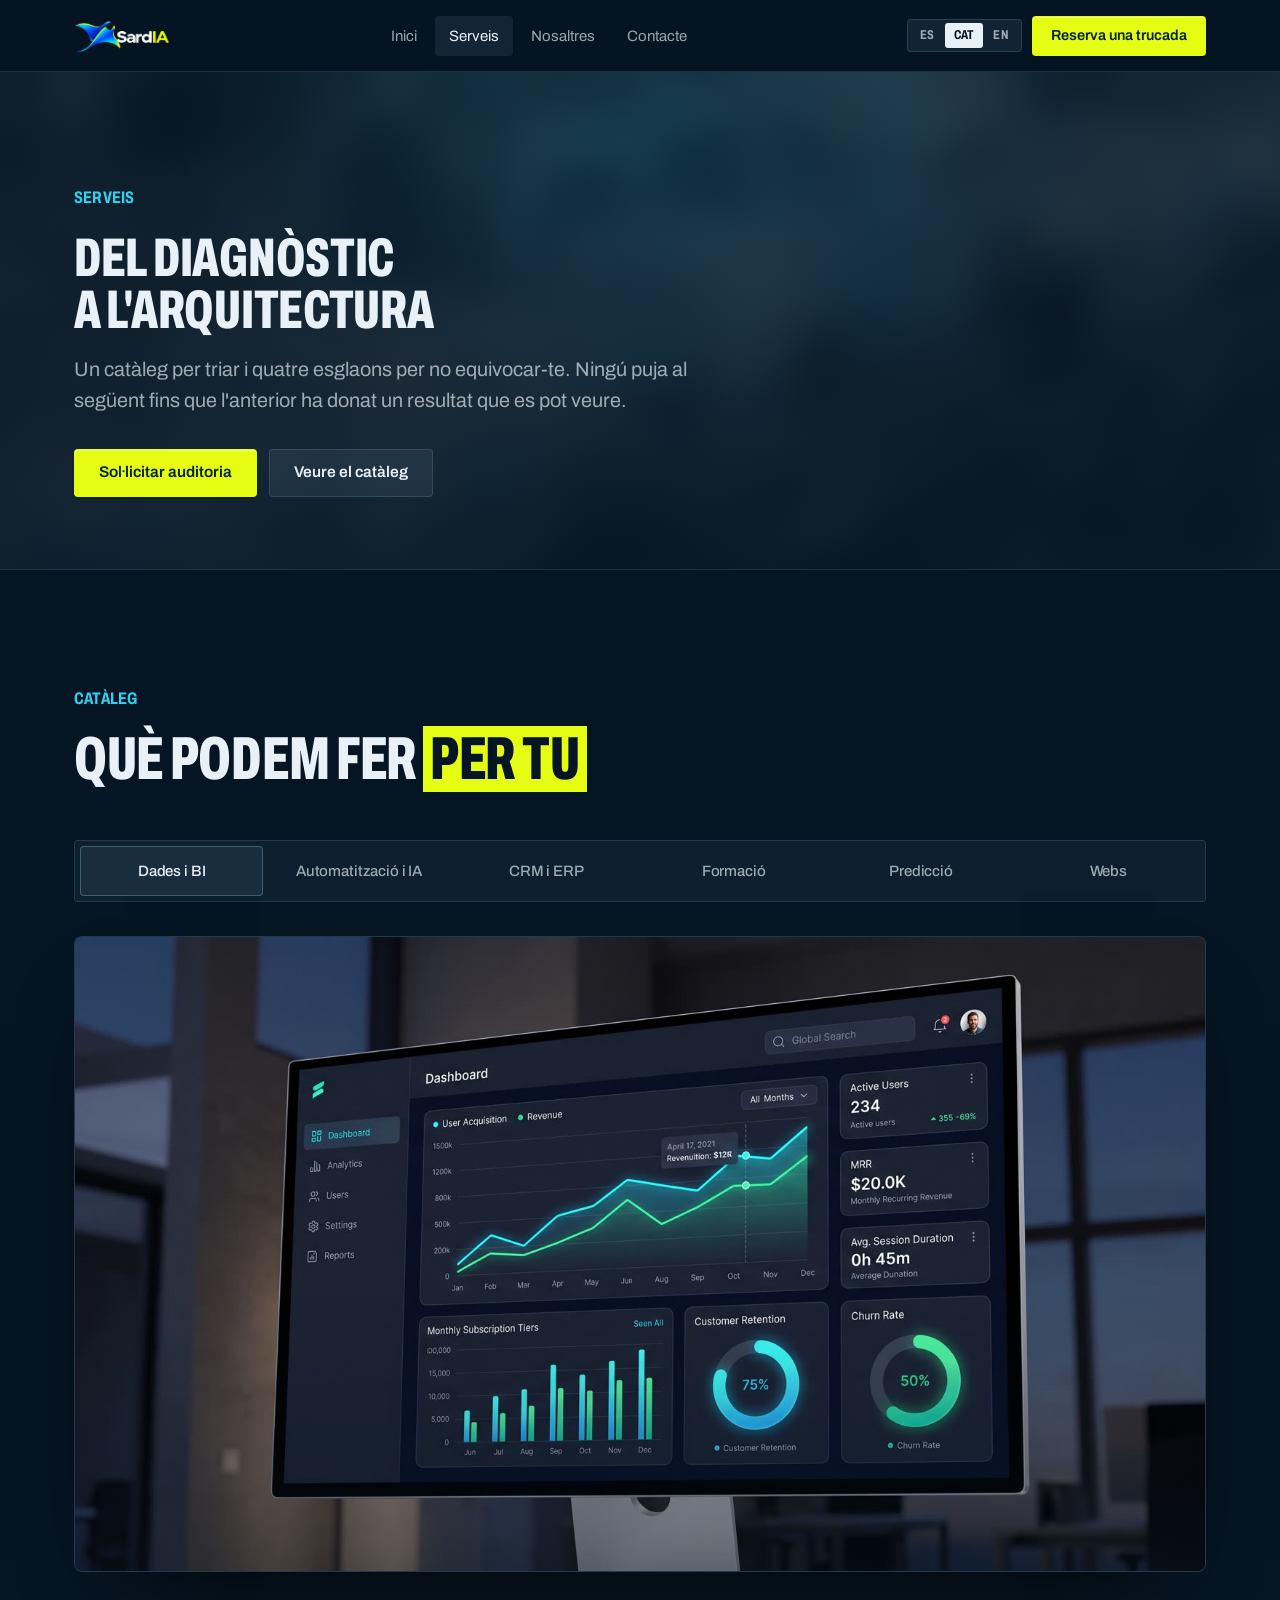
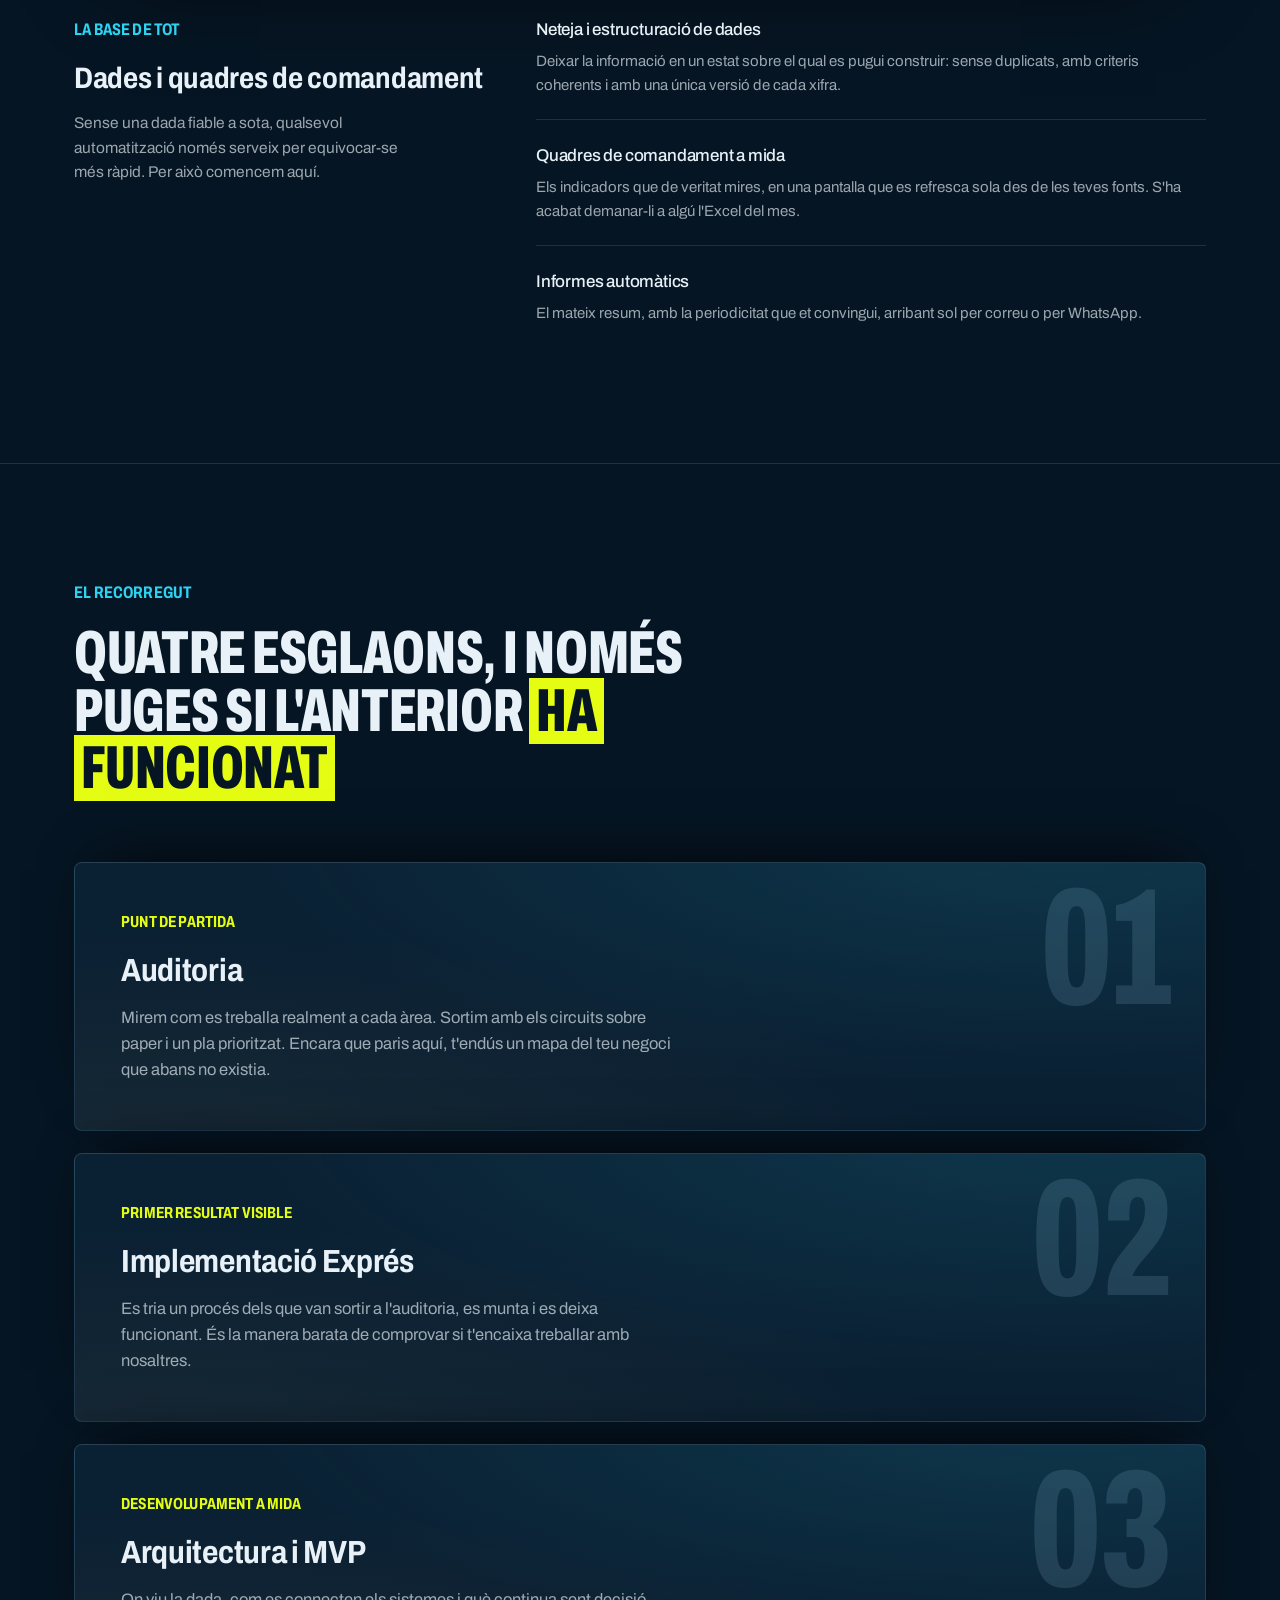
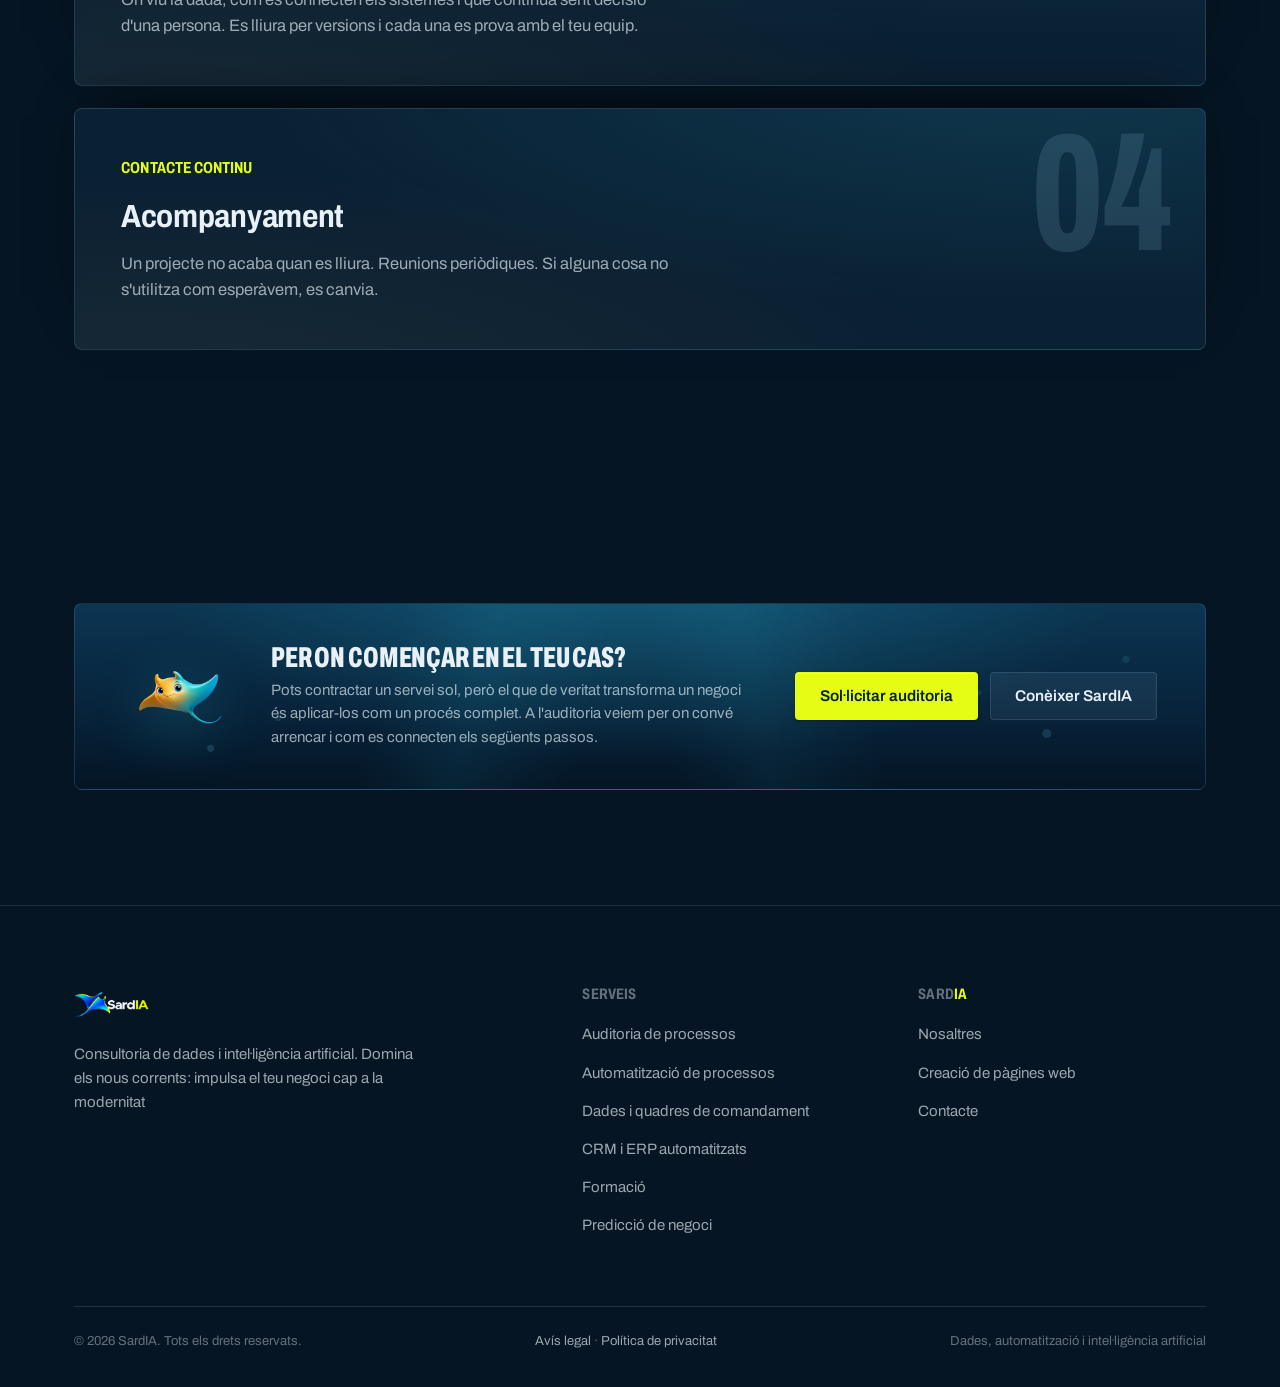
<file: servicios.html>
<!DOCTYPE html>
<html lang="es">
<head>
<meta charset="utf-8">
<meta name="viewport" content="width=device-width, initial-scale=1">
<title>Servicios — SardIA</title>
<meta name="description" content="Auditoría de procesos, automatización de procesos, cuadros de mando, CRM y ERP a medida, formación, modelos de predicción y creación de páginas web con SEO y AEO.">
<link rel="icon" type="image/png" href="assets/favicon-180.png">
<link rel="apple-touch-icon" href="assets/favicon-180.png">
<meta name="robots" content="index, follow">
<meta name="author" content="SardIA">
<link rel="canonical" href="https://sardia.es/servicios.html">
<!-- Open Graph -->
<meta property="og:type" content="website">
<meta property="og:site_name" content="SardIA">
<meta property="og:locale" content="es_ES">
<meta property="og:url" content="https://sardia.es/servicios.html">
<meta property="og:title" content="Servicios — SardIA">
<meta property="og:description" content="Del diagnóstico inicial a la arquitectura completa, paso a paso y sin saltos.">
<!-- OG image: para compartir en redes, sustituir por una imagen 1200×630px (assets/og-image.jpg) -->
<meta property="og:image" content="https://sardia.es/assets/logo_nombre.png">
<!-- Twitter Cards -->
<meta name="twitter:card" content="summary_large_image">
<meta name="twitter:title" content="Servicios — SardIA">
<meta name="twitter:description" content="Del diagnóstico inicial a la arquitectura completa, paso a paso y sin saltos.">
<meta name="twitter:image" content="https://sardia.es/assets/logo_nombre.png">
<link rel="preconnect" href="https://fonts.googleapis.com">
<link rel="preconnect" href="https://fonts.gstatic.com" crossorigin>
<link href="https://fonts.googleapis.com/css2?family=Archivo:wdth,wght@62..125,400..800&display=swap" rel="stylesheet">
<style id="sardia-css">
/* ============================================================
   SardIA — sistema de diseño
   ============================================================ */
*,*::before,*::after{box-sizing:border-box}
html{-webkit-text-size-adjust:100%;scroll-behavior:smooth;overflow-x:clip}
body,h1,h2,h3,h4,p,ul,ol,figure,dl,dd{margin:0}
ul,ol{padding:0;list-style:none}
img,video,svg{display:block;max-width:100%}
a{color:inherit;text-decoration:none}
button,input,textarea,select{font:inherit;color:inherit}

:root{
  --bg:#061523;
  --bg-2:#0A2033;
  --surface:rgba(150,196,226,.055);
  --surface-2:rgba(150,196,226,.09);
  --line:rgba(150,196,226,.16);
  --line-strong:rgba(150,196,226,.32);
  --text:#E8F1F7;
  --text-dim:rgba(232,241,247,.66);
  --text-faint:rgba(232,241,247,.42);
  --cyan:#2ED3F2;
  --cyan-deep:#12A8C8;
  --amber:#F0B44E;
  --volt:#E4FD12;
  --r-sm:4px;
  --r:12px;
  --r-lg:20px;
  --pill:999px;
  --wrap:1180px;
  --ease:cubic-bezier(.22,.61,.36,1);
  --ease-out:cubic-bezier(.23,1,.32,1);
  --header-h:72px;
}

body{
  background:var(--bg);
  color:var(--text);
  font-family:"Schibsted Grotesk",-apple-system,BlinkMacSystemFont,"Segoe UI",sans-serif;
  font-size:17px;
  line-height:1.6;
  font-weight:400;
  -webkit-font-smoothing:antialiased;
  overflow-x:clip;
}

/* ---------- tipografía ---------- */
h1,h2,h3,h4{font-weight:500;line-height:1.08;letter-spacing:-.02em}
.display{font-size:clamp(2.35rem,5.2vw,3.6rem)}
.display__alt{display:block;margin-top:.2em;color:var(--cyan);font-size:.7em;letter-spacing:-.015em}
h2{font-size:clamp(1.95rem,3.8vw,2.75rem);letter-spacing:-.018em}
h3{font-size:1.3125rem;letter-spacing:-.012em;line-height:1.25}
.lead{font-size:clamp(1.0625rem,1.55vw,1.28rem);line-height:1.55;color:var(--text-dim)}
.muted{color:var(--text-dim)}
.faint{color:var(--text-faint)}
.small{font-size:.9375rem;line-height:1.55}

.eyebrow{
  font-family:"JetBrains Mono",ui-monospace,monospace;
  font-size:.75rem;font-weight:500;letter-spacing:.14em;
  text-transform:uppercase;color:var(--cyan);
  display:inline-flex;align-items:center;gap:.6em;
}
.eyebrow::before{
  content:"";width:20px;height:1px;background:currentColor;opacity:.6;
}
.eyebrow--plain::before{display:none}
.eyebrow--volt{color:var(--volt)}

/* ---------- layout ---------- */
.wrap{width:100%;max-width:var(--wrap);margin-inline:auto;padding-inline:24px}
.section{padding:clamp(72px,9vw,124px) 0;position:relative}
.section--tight{padding:clamp(56px,6vw,84px) 0}
.section-head{max-width:660px;margin-bottom:clamp(40px,5vw,64px)}
.section-head h2{margin-top:18px}
.section-head .lead{margin-top:18px}
.section-head--center{margin-inline:auto;text-align:center}
.section-head--center .eyebrow::before{display:none}

.grid{display:grid;gap:20px}
.grid-2{grid-template-columns:repeat(2,1fr)}
.grid-3{grid-template-columns:repeat(3,1fr)}
.grid-4{grid-template-columns:repeat(4,1fr)}

.divider{height:1px;background:var(--line);border:0;margin:0}

/* fondo con halo suave */
.glow{position:relative;isolation:isolate}
.glow::before{
  content:"";position:absolute;inset:auto 0 auto 50%;transform:translateX(-50%);
  top:-160px;width:min(900px,110vw);height:520px;z-index:-1;pointer-events:none;
  background:radial-gradient(ellipse at center,rgba(46,211,242,.11),transparent 65%);
}

/* ---------- botones ---------- */
.btn{
  display:inline-flex;align-items:center;justify-content:center;gap:.5em;
  height:48px;padding:0 24px;border-radius:var(--pill);border:1px solid transparent;
  font-size:.9688rem;font-weight:500;letter-spacing:-.005em;white-space:nowrap;cursor:pointer;
  transition:transform 160ms var(--ease-out),background .2s var(--ease),border-color .2s var(--ease),box-shadow .2s var(--ease),color .2s var(--ease);
}
.btn--primary{background:var(--volt);color:#04212C;box-shadow:inset 0 1px 0 rgba(255,255,255,.4),0 1px 2px rgba(0,0,0,.35)}
.btn--ghost{background:var(--surface-2);color:var(--text);border-color:var(--line)}
@media (hover:hover) and (pointer:fine){
  .btn--primary:hover{background:#F3FF5C;transform:translateY(-1px);box-shadow:0 10px 30px -12px rgba(228,253,18,.7)}
  .btn--ghost:hover{background:rgba(150,196,226,.16);border-color:var(--line-strong);transform:translateY(-1px)}
}
.btn:active,.burger:active{transform:translateY(0) scale(.97);transition-duration:100ms}
.btn--primary:active{box-shadow:0 0 0 0 rgba(228,253,18,0)}
.btn:focus-visible,.burger:focus-visible{outline:2px solid var(--cyan);outline-offset:3px}
.btn--sm{height:40px;padding:0 18px;font-size:.9063rem}
.btn-row{display:flex;flex-wrap:wrap;gap:12px;align-items:center}

.link-arrow{
  display:inline-flex;align-items:center;gap:.45em;color:var(--cyan);
  font-size:.9375rem;font-weight:500;transition:gap .25s var(--ease)
}
.link-arrow:hover{gap:.8em}
.link-arrow svg{width:14px;height:14px}

/* ---------- header ---------- */
.header{
  position:sticky;top:0;z-index:50;height:var(--header-h);
  background:rgba(6,21,35,.72);backdrop-filter:blur(16px);-webkit-backdrop-filter:blur(16px);
  border-bottom:1px solid var(--line);
}
.header__inner{height:100%;display:flex;align-items:center;justify-content:space-between;gap:24px}
.brand{display:flex;align-items:center;flex-shrink:0}
.brand img{height:46px;width:auto}
.nav{display:flex;align-items:center;gap:4px}
.nav a{
  padding:8px 14px;border-radius:var(--pill);font-size:.9375rem;color:var(--text-dim);
  transition:color .2s var(--ease),background .2s var(--ease);
}
.nav a:hover{color:var(--text);background:var(--surface)}
.nav a[aria-current="page"]{color:var(--text);background:var(--surface-2)}
.header__cta{display:flex;align-items:center;gap:10px}
.burger{
  display:none;width:42px;height:42px;align-items:center;justify-content:center;
  background:var(--surface-2);border:1px solid var(--line);border-radius:var(--pill);cursor:pointer;
}
.burger svg{width:18px;height:18px}
.mobile-nav{display:none;position:fixed;top:var(--header-h);left:0;right:0;z-index:49;max-height:calc(100vh - var(--header-h));max-height:calc(100dvh - var(--header-h));overflow-y:auto;overscroll-behavior:contain;border-bottom:1px solid var(--line);background:var(--bg-2);box-shadow:0 24px 40px -20px rgba(0,0,0,.6)}
.mobile-nav.is-open{display:block}
.mobile-nav ul{padding:12px 0 20px}
.mobile-nav a{display:block;padding:13px 0;font-size:1.0625rem;border-bottom:1px solid var(--line)}
.mobile-nav .btn{display:flex;margin-top:18px;width:100%;border-bottom:0;padding:0 24px}

/* ---------- hero ---------- */
.hero{
  position:relative;min-height:min(88vh,760px);display:flex;align-items:flex-end;
  overflow:hidden;background:#04121C;
}
.hero__video{
  position:absolute;inset:0;width:100%;height:100%;object-fit:cover;z-index:0;
}
.hero__scrim{
  position:absolute;inset:0;z-index:1;
  background:
    linear-gradient(180deg,rgba(4,18,28,.72) 0%,rgba(4,18,28,.42) 34%,rgba(6,21,35,.86) 82%,var(--bg) 100%),
    linear-gradient(90deg,rgba(4,18,28,.68) 0%,rgba(4,18,28,.12) 62%);
}
.hero__inner{position:relative;z-index:2;width:100%;padding-block:clamp(72px,11vw,132px)}
.hero__content{max-width:760px}
.hero h1{margin-top:22px}
.hero .lead{margin-top:26px;max-width:600px;color:rgba(232,241,247,.8)}
.hero .btn-row{margin-top:36px}
.hero__meta{
  margin-top:44px;padding-top:22px;border-top:1px solid rgba(150,196,226,.18);
  display:flex;flex-wrap:wrap;gap:28px;
}
.hero__meta span{font-size:.875rem;color:var(--text-faint)}
.hero__meta b{display:block;font-weight:500;font-size:1.0625rem;color:var(--text);letter-spacing:-.01em}

/* ---------- cabecera de página interior ---------- */
.page-hero{
  padding:clamp(64px,9vw,112px) 0 clamp(48px,6vw,72px);
  border-bottom:1px solid var(--line);position:relative;isolation:isolate;overflow:hidden;
}
.page-hero::before{
  content:"";position:absolute;z-index:1;top:-260px;left:50%;transform:translateX(-50%);
  width:min(1000px,120vw);height:620px;pointer-events:none;
  background:radial-gradient(ellipse at center,rgba(46,211,242,.13),transparent 66%);
}
.page-hero .wrap{position:relative;z-index:2}
.page-hero h1{margin-top:20px;font-size:clamp(2.25rem,4.8vw,3.4rem)}
.page-hero .lead{margin-top:20px;max-width:62ch}

/* ---------- tarjetas ---------- */
.card{
  display:flex;flex-direction:column;
  background:var(--surface);border:1px solid var(--line);border-radius:var(--r);
  padding:28px;transition:background .28s var(--ease),border-color .28s var(--ease),transform .28s var(--ease);
}
.card--link:hover{background:var(--surface-2);border-color:var(--line-strong);transform:translateY(-3px)}
.card h3{margin-bottom:10px}
.card p{color:var(--text-dim);font-size:.9688rem}
.card__icon{
  width:42px;height:42px;border-radius:var(--r-sm);margin-bottom:20px;
  display:flex;align-items:center;justify-content:center;
  background:rgba(46,211,242,.1);border:1px solid rgba(46,211,242,.22);color:var(--cyan);
}
.card__icon svg{width:20px;height:20px}

/* tarjeta numerada (proceso) */
.step{position:relative;padding-top:26px;border-top:1px solid var(--line)}
.step__n{
  font-family:"JetBrains Mono",ui-monospace,monospace;font-size:.75rem;font-weight:500;
  letter-spacing:.14em;color:var(--cyan);margin-bottom:16px;display:block;
}
.step h3{margin-bottom:10px}
.step p{color:var(--text-dim);font-size:.9688rem}

/* ---------- valores ---------- */
.value{display:flex;gap:18px;align-items:flex-start}
.value__dot{
  flex-shrink:0;width:30px;height:30px;border-radius:var(--pill);margin-top:2px;
  display:flex;align-items:center;justify-content:center;
  background:rgba(46,211,242,.1);border:1px solid rgba(46,211,242,.25);color:var(--cyan);
}
.value__dot svg{width:14px;height:14px}
.value h3{font-size:1.125rem;margin-bottom:8px}
.value p{color:var(--text-dim);font-size:.9688rem}

/* ---------- rejilla destacada ---------- */
.stats{display:grid;grid-template-columns:repeat(4,1fr);gap:1px;background:var(--line);border:1px solid var(--line);border-radius:var(--r);overflow:hidden}
.stat{background:var(--bg);padding:32px 26px}
.stat b{display:block;font-size:clamp(2.1rem,3.6vw,2.9rem);font-weight:500;letter-spacing:-.03em;line-height:1;color:var(--text)}
.stat span{display:block;margin-top:12px;font-size:.9063rem;color:var(--text-dim)}
.stats--text .stat b{font-size:1.1875rem;letter-spacing:-.015em;line-height:1.25;color:var(--cyan)}
.stats--text .stat span{margin-top:10px;font-size:.875rem;line-height:1.5}

/* ---------- listas de características ---------- */
.feature-list{display:grid;grid-template-columns:repeat(2,1fr);gap:14px 32px;margin-top:32px}
.feature-list li{
  display:flex;gap:12px;align-items:flex-start;font-size:.9688rem;color:var(--text-dim);
  padding-bottom:14px;border-bottom:1px solid var(--line);
}
.feature-list svg{width:15px;height:15px;color:var(--volt);flex-shrink:0;margin-top:5px}
.feature-list b{font-weight:500;color:var(--text)}
.feature-list--single{grid-template-columns:1fr}

/* ---------- imágenes ---------- */
.media{
  border:1px solid var(--line);border-radius:var(--r-lg);overflow:hidden;
  background:var(--bg-2);position:relative;line-height:0;
}
.media img,.media video{width:100%;height:100%;object-fit:cover}
.media--ratio{aspect-ratio:16/10}
.media--tall{aspect-ratio:4/3}
.media::after{
  content:"";position:absolute;inset:0;pointer-events:none;
  background:linear-gradient(180deg,rgba(6,21,35,0) 40%,rgba(6,21,35,.62));
}
.media--plain::after{display:none}
.media__caption{
  position:absolute;left:22px;right:22px;bottom:18px;z-index:2;line-height:1.45;
  font-size:.8125rem;color:rgba(232,241,247,.82);
}

/* fondo fotográfico desenfocado */
.bg-photo{position:absolute;inset:0;z-index:0;overflow:hidden;pointer-events:none}
.bg-photo img{width:100%;height:100%;object-fit:cover;filter:blur(18px) saturate(1.2);transform:scale(1.16)}
.bg-photo::after{
  content:"";position:absolute;inset:0;
  background:linear-gradient(180deg,rgba(6,21,35,.84),rgba(6,21,35,.93));
}
.bg-photo--soft::after{background:linear-gradient(180deg,rgba(6,21,35,.9),rgba(6,21,35,.96))}

/* ---------- bloques partidos ---------- */
.split{display:grid;grid-template-columns:1fr 1fr;gap:clamp(36px,5vw,72px);align-items:center}
.split--wide-media{grid-template-columns:1.1fr .9fr}
.split h2{margin-top:18px}
.split p{color:var(--text-dim);margin-top:18px;max-width:56ch}
.split .btn-row{margin-top:28px}

/* ---------- muro de logotipos ---------- */
.logo-wall{
  display:grid;grid-template-columns:repeat(6,1fr);gap:1px;
  background:var(--line);border:1px solid var(--line);border-radius:var(--r);overflow:hidden;
}
.logo-wall__item{
  background:var(--bg);padding:26px 14px;display:flex;flex-direction:column;
  align-items:center;justify-content:center;gap:14px;min-height:126px;color:var(--text-dim);
  transition:background .28s var(--ease),color .28s var(--ease);
}
.logo-wall__item:hover{background:var(--surface-2);color:var(--volt)}
.logo-wall__mark{
  width:28px;height:28px;background:currentColor;flex-shrink:0;
  -webkit-mask:var(--i) no-repeat center/contain;mask:var(--i) no-repeat center/contain;
}
.logo-wall__item span{font-size:.8125rem;letter-spacing:-.005em;text-align:center;line-height:1.3}

/* ---------- FAQ ---------- */
.faq{border-top:1px solid var(--line)}
.faq details{border-bottom:1px solid var(--line)}
.faq summary{
  list-style:none;cursor:pointer;padding:24px 48px 24px 0;position:relative;
  font-size:1.125rem;font-weight:500;letter-spacing:-.012em;
  transition:color .2s var(--ease);
}
.faq summary::-webkit-details-marker{display:none}
.faq summary:hover{color:var(--cyan)}
.faq summary::after{
  content:"";position:absolute;right:6px;top:50%;width:11px;height:11px;
  border-right:1.5px solid var(--cyan);border-bottom:1.5px solid var(--cyan);
  transform:translateY(-70%) rotate(45deg);transition:transform .3s var(--ease);
}
.faq details[open] summary::after{transform:translateY(-25%) rotate(-135deg)}
.faq p{padding:0 40px 26px 0;color:var(--text-dim);max-width:70ch}

/* ---------- nota lateral ---------- */
.note{
  margin-top:20px;padding:16px 20px;border-left:2px solid var(--cyan);
  background:var(--surface);border-radius:0 var(--r-sm) var(--r-sm) 0;
  font-size:.9063rem;color:var(--text-dim);
}
.note b{color:var(--text);font-weight:500}

/* ---------- recorrido ---------- */
.funnel{display:grid;gap:20px}
.funnel__item{
  display:grid;grid-template-columns:auto 1fr auto;gap:28px;align-items:start;
  background:var(--surface);border:1px solid var(--line);border-radius:var(--r);
  padding:30px 32px;transition:border-color .28s var(--ease),background .28s var(--ease);
}
.funnel__item:hover{border-color:var(--line-strong);background:var(--surface-2)}
.funnel__n{
  font-family:"JetBrains Mono",ui-monospace,monospace;font-size:.75rem;font-weight:500;
  letter-spacing:.14em;color:var(--volt);padding-top:6px;white-space:nowrap;
}
.funnel__item h3{margin-bottom:10px}
.funnel__item p{color:var(--text-dim);font-size:.9688rem;max-width:66ch}
.funnel__badge{font-size:.8125rem;color:var(--text-faint);white-space:nowrap;padding-top:6px}

/* ---------- recorrido: tarjetas que se apilan ---------- */
.stack{display:block}
.stack__item{
  position:sticky;
  top:calc(var(--header-h) + 22px + var(--i,0) * 16px);
  padding-bottom:22px;
}
.stack__card{
  position:relative;isolation:isolate;overflow:hidden;
  border:1px solid var(--line);border-radius:var(--r-lg);
  padding:clamp(28px,3.6vw,46px) clamp(24px,3.6vw,48px);
  background:
    radial-gradient(ellipse at 88% -10%,rgba(46,211,242,.13),transparent 60%),
    radial-gradient(ellipse at 5% 110%,rgba(240,180,78,.06),transparent 55%),
    var(--bg-2);
  box-shadow:0 -22px 56px -30px rgba(0,0,0,.95);
  transition:border-color .28s var(--ease);
}
.stack__item:hover .stack__card{border-color:var(--line-strong)}
.stack__ghost{
  position:absolute;z-index:-1;pointer-events:none;
  right:clamp(14px,2.6vw,38px);top:-.16em;
  font-family:"JetBrains Mono",ui-monospace,monospace;
  font-size:clamp(5.5rem,13vw,10.5rem);font-weight:600;line-height:1;
  letter-spacing:-.06em;color:rgba(150,196,226,.055);
}
.stack__head{
  display:flex;align-items:center;justify-content:space-between;
  gap:16px;flex-wrap:wrap;margin-bottom:16px;
}
.stack__head .funnel__n,
.stack__head .funnel__badge{padding-top:0}
.stack__card h3{font-size:clamp(1.45rem,2.6vw,2rem);margin-bottom:14px}
.stack__card p{color:var(--text-dim);max-width:62ch;font-size:1.0313rem}

/* ---------- catálogo: cabecera a dos columnas ---------- */
.svc-intro{
  display:grid;grid-template-columns:minmax(0,1fr) minmax(0,.86fr);
  gap:clamp(24px,4vw,60px);align-items:end;
  margin-bottom:clamp(32px,4vw,52px);
}
.svc-intro h2{margin-top:18px}
.svc-intro .lead{padding-bottom:6px}

/* ---------- catálogo: pestañas ---------- */
.svc-tabs__bar{
  display:flex;gap:4px;padding:5px;
  background:var(--surface);border:1px solid var(--line);border-radius:var(--pill);
  overflow-x:auto;scrollbar-width:none;-ms-overflow-style:none;
  margin-bottom:clamp(22px,3vw,34px);
}
.svc-tabs__bar::-webkit-scrollbar{display:none}
.svc-tabs__btn{
  flex:1 1 0;min-width:max-content;
  appearance:none;-webkit-appearance:none;background:transparent;border:0;cursor:pointer;
  padding:13px 16px;border-radius:var(--pill);
  font-size:.9375rem;font-weight:500;letter-spacing:-.01em;
  color:var(--text-dim);white-space:nowrap;
  transition:color .24s var(--ease),background .24s var(--ease),box-shadow .24s var(--ease);
}
.svc-tabs__btn:hover{color:var(--text)}
.svc-tabs__btn[aria-selected="true"]{
  background:var(--surface-2);color:var(--text);
  box-shadow:inset 0 0 0 1px var(--line-strong);
}
.svc-tabs__btn:focus-visible{outline:2px solid var(--cyan);outline-offset:2px}

#catalogo{scroll-margin-top:calc(var(--header-h) + 14px)}
.svc-tab[hidden]{display:none}
.svc-tab__media{
  position:relative;margin:0;aspect-ratio:16/9;
  border:1px solid var(--line);border-radius:var(--r-lg);overflow:hidden;
  background:var(--bg-2);line-height:0;
  box-shadow:0 40px 90px -50px rgba(0,0,0,.95);
}
.svc-tab__media img,
.svc-tab__media video{width:100%;height:100%;object-fit:cover}
.svc-tab__media::after{
  content:"";position:absolute;inset:0;pointer-events:none;
  background:linear-gradient(180deg,transparent 55%,rgba(6,21,35,.4) 100%);
}
/* el vídeo del ERP es vertical: se centra sobre el marco en vez de recortarse */
.svc-tab__media--portrait{
  display:flex;align-items:center;justify-content:center;padding:26px;
  background:
    radial-gradient(ellipse at 50% 25%,rgba(46,211,242,.16),transparent 62%),
    var(--bg-2);
}
/* imagen de datos como fondo difuminado detrás del vídeo vertical */
.svc-tab__media-bg{
  position:absolute;inset:0;width:100%;height:100%;object-fit:cover;
  transform:scale(1.15);filter:blur(22px) saturate(1.05);
  opacity:.32;z-index:0;
}
.svc-tab__media--portrait::after{z-index:1}
.svc-tab__media--portrait video{
  position:relative;z-index:2;
  width:auto;height:100%;max-width:none;object-fit:contain;
  border-radius:14px;border:1px solid var(--line);
  box-shadow:0 30px 70px -28px rgba(0,0,0,.95);
}

/* CRM/ERP (escritorio): marco vertical a la izquierda, texto a su derecha */
@media (min-width:1041px){
  #crm:not([hidden]){
    display:grid;grid-template-columns:minmax(0,340px) minmax(0,1fr);
    gap:clamp(32px,4.5vw,64px);align-items:start;
  }
  #crm .svc-tab__media--portrait{
    aspect-ratio:9/16;position:sticky;top:calc(var(--header-h) + 28px);
  }
  #crm .svc-tab__grid{grid-template-columns:1fr;gap:22px;margin-top:0}
  #crm .svc-tab__intro{position:static}
  #crm .svc-tab__intro p{max-width:62ch}
}
.svc-tab__grid{
  display:grid;grid-template-columns:minmax(0,.76fr) minmax(0,1.24fr);
  gap:clamp(28px,4vw,60px);
  margin-top:clamp(28px,3.4vw,44px);
}
.svc-tab__intro{position:sticky;top:calc(var(--header-h) + 28px);align-self:start}
.svc-tab__intro h3{margin-top:16px;font-size:clamp(1.4rem,2.4vw,1.85rem)}
.svc-tab__intro p{margin-top:14px;font-size:.9688rem;max-width:38ch}
.svc-tab__rows .svc-row:first-child{padding-top:0}
.svc-tab__rows .feature-list{margin-top:22px}

/* ---------- catálogo de servicios ---------- */
.svc-block{margin-top:56px}
.svc-block:first-of-type{margin-top:0}
.svc-block h3{
  display:flex;align-items:baseline;gap:14px;flex-wrap:wrap;padding-bottom:16px;
  border-bottom:1px solid var(--line-strong);margin-bottom:4px;
}
.svc-block h3 em{
  font-style:normal;font-family:"JetBrains Mono",ui-monospace,monospace;
  font-size:.6875rem;letter-spacing:.14em;text-transform:uppercase;color:var(--text-faint);
}
.svc-row{padding:22px 0;border-bottom:1px solid var(--line)}
.svc-row b{font-weight:500;font-size:1.0625rem;letter-spacing:-.012em;display:block;margin-bottom:6px}
.svc-row p{color:var(--text-dim);font-size:.9375rem;max-width:72ch}
/* datos: texto a un lado, imagen completa al otro */
.svc-split{display:grid;grid-template-columns:1fr minmax(0,.92fr);gap:clamp(32px,4.5vw,60px);align-items:center;margin-top:6px}
.svc-split__text .svc-row:first-child{padding-top:0}
.svc-split__media{margin:0;align-self:center}
.svc-split__media img{
  width:100%;height:auto;display:block;border-radius:14px;
  border:1px solid var(--line);background:#0a1420;
}
.svc-split__media figcaption{
  color:var(--text-dim);font-size:.8125rem;line-height:1.5;margin-top:14px;max-width:44ch;
}

/* ---------- showcase con vídeo vertical ---------- */
.showcase{display:grid;grid-template-columns:minmax(0,.62fr) minmax(0,1.38fr);gap:clamp(32px,5vw,64px);align-items:center}
.showcase__video{
  border-radius:var(--r-lg);overflow:hidden;border:1px solid var(--line);
  background:#0A2033;line-height:0;box-shadow:0 30px 70px -40px rgba(0,0,0,.9);
}
.showcase__video video{width:100%}

/* ---------- perfil ---------- */
.profile{display:grid;grid-template-columns:.65fr 1.35fr;gap:clamp(32px,5vw,60px);align-items:start}
.profile__photo{
  aspect-ratio:4/5;border:1px dashed var(--line-strong);border-radius:var(--r-lg);
  background:var(--surface);display:flex;align-items:center;justify-content:center;
  text-align:center;padding:28px;color:var(--text-faint);font-size:.875rem;line-height:1.5;
}
.profile h3{margin-bottom:6px}
.profile__role{
  font-family:"JetBrains Mono",ui-monospace,monospace;font-size:.75rem;letter-spacing:.14em;
  text-transform:uppercase;color:var(--cyan);margin-bottom:22px;display:block;
}
.profile p{color:var(--text-dim);margin-bottom:16px;max-width:66ch}
.profile p:last-child{margin-bottom:0}

/* ---------- CTA final ---------- */
.cta{
  border:1px solid var(--line);border-radius:var(--r-lg);padding:clamp(40px,6vw,72px);
  background:
    radial-gradient(ellipse at 20% 0%,rgba(46,211,242,.14),transparent 58%),
    radial-gradient(ellipse at 90% 100%,rgba(240,180,78,.09),transparent 55%),
    var(--bg-2);
  text-align:center;position:relative;overflow:hidden;isolation:isolate;
}
.cta__body{position:relative;z-index:2}
.cta__mark{width:112px;margin:0 auto 26px;opacity:1}
.cta__mark--mascot{width:clamp(184px,25vw,288px);margin-bottom:14px;filter:drop-shadow(0 24px 50px rgba(46,211,242,.22))}
.cta h2{max-width:20ch;margin-inline:auto}
.cta .lead{max-width:52ch;margin:20px auto 0}
.cta .btn-row{justify-content:center;margin-top:34px}

/* CTA compacto con fondo marino */
.cta{
  padding:clamp(26px,3.6vw,40px) clamp(22px,4vw,48px);
  background:
    radial-gradient(circle at 12% 78%,rgba(120,220,255,.16) 0 3px,transparent 4px),
    radial-gradient(circle at 18% 62%,rgba(120,220,255,.12) 0 2px,transparent 3px),
    radial-gradient(circle at 86% 70%,rgba(120,220,255,.14) 0 4px,transparent 5px),
    radial-gradient(circle at 80% 48%,rgba(120,220,255,.1) 0 2px,transparent 3px),
    radial-gradient(circle at 93% 30%,rgba(120,220,255,.1) 0 3px,transparent 4px),
    linear-gradient(105deg,transparent 28%,rgba(46,211,242,.07) 36%,transparent 46%),
    linear-gradient(80deg,transparent 52%,rgba(46,211,242,.06) 60%,transparent 70%),
    radial-gradient(ellipse at 50% -10%,rgba(46,211,242,.22),transparent 60%),
    linear-gradient(180deg,#0B3552 0%,#08243C 55%,#041525 100%);
}
.cta__mark--mascot{width:clamp(96px,11vw,128px);margin-bottom:6px;filter:drop-shadow(0 14px 28px rgba(46,211,242,.3))}
.cta h2{font-size:clamp(1.35rem,2.4vw,1.8rem);max-width:26ch}
.cta .lead{font-size:.9375rem;max-width:60ch;margin-top:12px}
.cta .btn-row{margin-top:22px}
/* CTA en fila: mascota | texto | botones */
.cta{text-align:left}
.cta__body{
  display:grid;grid-template-columns:auto minmax(0,1fr) auto;
  grid-template-areas:"mark title btns" "mark lead btns";
  column-gap:clamp(18px,3vw,36px);align-items:center;
}
.cta__mark--mascot{grid-area:mark;width:clamp(84px,9vw,112px);margin:0}
.cta h2{grid-area:title;max-width:none;margin:0;align-self:end}
.cta .lead{grid-area:lead;max-width:62ch;margin:8px 0 0;align-self:start}
.cta .btn-row{grid-area:btns;margin:0;justify-content:flex-end;flex-wrap:wrap}
@media (max-width:900px){
  .cta{text-align:center}
  .cta__body{grid-template-columns:1fr;grid-template-areas:"mark" "title" "lead" "btns";row-gap:6px;justify-items:center}
  .cta__mark--mascot{margin:0 auto 4px}
  .cta .lead{margin-inline:auto}
  .cta .btn-row{justify-content:center;margin-top:16px}
}

/* ---------- formulario ---------- */
.form{display:grid;gap:18px}
.field{display:grid;gap:8px}
.field label{font-size:.875rem;color:var(--text-dim);font-weight:500}
.field input,.field textarea,.field select{
  width:100%;background:var(--surface);border:1px solid var(--line);border-radius:var(--r-sm);
  padding:13px 14px;font-size:1rem;color:var(--text);
  transition:border-color .2s var(--ease),background .2s var(--ease);
}
.field textarea{min-height:130px;resize:vertical}
.field input::placeholder,.field textarea::placeholder{color:var(--text-faint)}
.field input:focus,.field textarea:focus,.field select:focus{
  outline:none;border-color:var(--cyan);background:var(--surface-2);
}
.field-row{display:grid;grid-template-columns:1fr 1fr;gap:18px}
.consent{display:flex;gap:12px;align-items:flex-start;font-size:.875rem;color:var(--text-dim)}
.consent input{width:17px;height:17px;margin-top:3px;accent-color:var(--cyan);flex-shrink:0}

.form-panel{
  background:var(--surface);border:1px solid var(--line);border-radius:var(--r-lg);
  padding:clamp(28px,4vw,44px);
}
.form-panel h2{font-size:clamp(1.5rem,2.4vw,1.9rem);margin-bottom:10px}
.form-panel>p{color:var(--text-dim);font-size:.9375rem;margin-bottom:30px;max-width:52ch}
.form .btn{margin-top:6px;width:100%}
.form-note{margin-top:16px;font-size:.8125rem;color:var(--text-faint);line-height:1.5}

.contact-layout{display:grid;grid-template-columns:1.25fr .85fr;gap:clamp(40px,5vw,72px);align-items:start}
.side h3{font-size:1.0625rem;margin-bottom:10px}
.side p{color:var(--text-dim);font-size:.9375rem}
.side-block{padding:24px 0;border-bottom:1px solid var(--line)}
.side-block:first-child{padding-top:0}
.side-block:last-child{border-bottom:0}
.side-block a{color:var(--cyan)}
.side-block a:hover{text-decoration:underline}

/* ---------- footer ---------- */
.footer{border-top:1px solid var(--line);padding:clamp(56px,7vw,80px) 0 36px;background:var(--bg)}
.footer__top{display:grid;grid-template-columns:1.6fr 1fr 1fr;gap:48px}
.footer__brand img{height:36px;margin-bottom:20px}
.footer__brand p{color:var(--text-dim);font-size:.9375rem;max-width:38ch}
.footer h4{
  font-family:"JetBrains Mono",ui-monospace,monospace;font-size:.6875rem;font-weight:500;
  letter-spacing:.14em;text-transform:uppercase;color:var(--text-faint);margin-bottom:18px;
}
.footer li{margin-bottom:11px}
.footer li a{font-size:.9375rem;color:var(--text-dim);transition:color .2s var(--ease)}
.footer li a:hover{color:var(--cyan)}
.footer__bottom{
  margin-top:56px;padding-top:24px;border-top:1px solid var(--line);
  display:flex;flex-wrap:wrap;gap:16px;justify-content:space-between;
  font-size:.8125rem;color:var(--text-faint);
}

/* ---------- banda manifiesto (foto desenfocada + frase) ---------- */
.manifesto{
  position:relative;overflow:hidden;
  border-top:1px solid var(--line);border-bottom:1px solid var(--line);
  padding:clamp(76px,10vw,140px) 0;
}
.manifesto .bg-photo img{filter:blur(30px) saturate(1.3);transform:scale(1.25)}
.manifesto .bg-photo::after{
  background:radial-gradient(ellipse at 62% 40%,rgba(6,21,35,.62),rgba(6,21,35,.94) 70%);
}
.manifesto .wrap{position:relative;z-index:2}
.manifesto h2{font-size:clamp(1.9rem,4.4vw,3.1rem);max-width:16ch}
.manifesto p{margin-top:24px;color:var(--text-dim);max-width:50ch;font-size:1.0625rem}
.manifesto .btn-row{margin-top:30px}

/* ---------- contraste antes / después ---------- */
.contrast{
  display:grid;grid-template-columns:1fr 1fr;gap:1px;
  background:var(--line);border:1px solid var(--line);border-radius:var(--r-lg);overflow:hidden;
}
.contrast__col{background:var(--bg);padding:clamp(26px,3.4vw,42px)}
.contrast__col--after{background:var(--bg-2)}
.contrast__tag{
  font-family:"JetBrains Mono",ui-monospace,monospace;font-size:.6875rem;font-weight:500;
  letter-spacing:.14em;text-transform:uppercase;color:var(--text-faint);
}
.contrast__col--after .contrast__tag{color:var(--volt)}
.contrast ul{margin-top:24px;display:grid;gap:15px}
.contrast li{
  display:flex;gap:13px;align-items:flex-start;
  font-size:.9688rem;line-height:1.5;color:var(--text-faint);
}
.contrast li::before{
  content:"";width:6px;height:6px;border-radius:50%;flex-shrink:0;margin-top:9px;
  background:var(--text-faint);opacity:.7;
}
.contrast__col--after li{color:var(--text-dim)}
.contrast__col--after li b{color:var(--text);font-weight:500}
.contrast__col--after li::before{background:var(--volt);box-shadow:0 0 0 3px rgba(228,253,18,.18);opacity:1}

/* ---------- foto ancha dentro de un bloque de servicio ---------- */
.svc-photo{
  position:relative;margin-top:30px;border-radius:var(--r-lg);overflow:hidden;
  border:1px solid var(--line);background:var(--bg-2);
  display:grid;grid-template-columns:1fr;isolation:isolate;
}
.svc-photo img{
  grid-area:1/1;width:100%;height:100%;object-fit:cover;
  aspect-ratio:21/9;opacity:.42;filter:saturate(.85);
}
.svc-photo__text{
  grid-area:1/1;z-index:2;align-self:end;
  padding:clamp(26px,3.6vw,44px);
  background:linear-gradient(180deg,rgba(6,21,35,.15) 0%,rgba(6,21,35,.82) 55%,rgba(6,21,35,.95) 100%);
}
.svc-photo__text b{
  display:block;font-size:clamp(1.0625rem,1.8vw,1.35rem);font-weight:500;
  letter-spacing:-.015em;line-height:1.3;max-width:26ch;
}
.svc-photo__text span{display:block;margin-top:10px;font-size:.9063rem;color:var(--text-dim);max-width:58ch}

/* ---------- desplegable ---------- */
.field select{
  appearance:none;-webkit-appearance:none;-moz-appearance:none;
  padding-right:42px;cursor:pointer;
  background-image:url("data:image/svg+xml;charset=utf-8,%3Csvg xmlns='http://www.w3.org/2000/svg' viewBox='0 0 24 24' fill='none' stroke='%2396C4E2' stroke-width='2' stroke-linecap='round' stroke-linejoin='round'%3E%3Cpath d='M6 9l6 6 6-6'/%3E%3C/svg%3E");
  background-repeat:no-repeat;background-position:right 14px center;background-size:17px;
}
/* el desplegable nativo se pinta sobre fondo claro: forzamos texto oscuro para que se lea */
.field select option{background-color:#FFFFFF;color:#0A2033}
.field select option:disabled{color:#7A8894}

/* ---------- responsive ---------- */
@media (max-width:1040px){
  .svc-tab__grid{grid-template-columns:1fr;gap:26px}
  .svc-tab__intro{position:static}
  .svc-tab__intro p{max-width:62ch}
  .svc-intro{grid-template-columns:1fr;align-items:start;gap:18px}
}
@media (max-width:760px){
  .svc-tabs__bar{border-radius:var(--r)}
  .svc-tabs__btn{flex:0 0 auto;padding:11px 15px;font-size:.875rem}
  .svc-tab__media{aspect-ratio:4/3}
  .svc-tab__media--portrait{padding:18px}
  /* recorrido: la pila sticky se mantiene en móvil, con tarjetas compactas */
  .stack__item{top:calc(var(--header-h) + 10px + var(--i,0) * 12px);padding-bottom:14px}
  .stack__card{padding:20px 20px 22px;box-shadow:0 -14px 34px -22px rgba(0,0,0,.95)}
  .stack__ghost{font-size:4.5rem;top:-.1em}
  .stack__head{margin-bottom:8px}
  .stack__head .funnel__badge{display:none}
  .stack__card h3{font-size:1.3rem;margin-bottom:8px}
  .stack__card p{font-size:.9375rem;line-height:1.5}
  /* menos texto en móvil */
  .svc-intro .lead,
  .svc-tab__intro .muted,
  .svc-tab .note{display:none}
}
@media (max-width:960px){
  .grid-4{grid-template-columns:repeat(2,1fr)}
  .grid-3{grid-template-columns:repeat(2,1fr)}
  .stats{grid-template-columns:repeat(2,1fr)}
  .logo-wall{grid-template-columns:repeat(4,1fr)}
  .footer__top{grid-template-columns:1fr 1fr;gap:40px}
  .footer__brand{grid-column:1/-1}
}
@media (max-width:880px){
  .contrast{grid-template-columns:1fr}
  .split,.split--wide-media,.showcase,.profile,.contact-layout{grid-template-columns:1fr}
  .svc-split{grid-template-columns:1fr;gap:28px}
  .svc-split__media{max-width:460px;margin-inline:auto}
  .showcase__video{max-width:340px;margin-inline:auto}
  .profile__photo{max-width:280px;aspect-ratio:1/1}
}
@media (max-width:860px){
  .nav,.header__cta .btn{display:none}
  .burger{display:flex}
}
@media (max-width:680px){
  body{font-size:16px}
  .svc-photo img{aspect-ratio:4/3}
  .grid-2,.grid-3,.grid-4{grid-template-columns:1fr}
  .stats{grid-template-columns:1fr}
  .logo-wall{grid-template-columns:repeat(2,1fr)}
  .feature-list{grid-template-columns:1fr}
  .field-row{grid-template-columns:1fr}
  .footer__top{grid-template-columns:1fr}
  .funnel__item{grid-template-columns:1fr;gap:12px;padding:26px 22px}
  .funnel__badge{padding-top:0}
  .hero{min-height:auto}
  .hero__meta{gap:20px}
  .hero__meta>div{min-width:44%}
}

@media (prefers-reduced-motion:reduce){
  html{scroll-behavior:auto}
  *{animation:none!important;transition-duration:.01ms!important}
}
</style>
<link rel="stylesheet" href="assets/scroll-fx.css">
<script>if(!window.matchMedia||!matchMedia('(prefers-reduced-motion: reduce)').matches){document.documentElement.classList.add('sfx-ready')}</script>
<script type="application/ld+json">
{
  "@context": "https://schema.org",
  "@graph": [
    {
      "@type": "WebPage",
      "@id": "https://sardia.es/servicios.html#webpage",
      "url": "https://sardia.es/servicios.html",
      "name": "Servicios — SardIA",
      "description": "Auditoría de procesos, automatización de procesos, cuadros de mando, CRM y ERP a medida, formación, modelos de predicción y creación de páginas web con SEO y AEO.",
      "inLanguage": "es-ES",
      "isPartOf": { "@type": "WebSite", "url": "https://sardia.es/", "name": "SardIA" },
      "dateModified": "2026-08-26"
    },
    {
      "@type": "Service",
      "name": "Consultoría de datos e inteligencia artificial",
      "serviceType": "Consultoría de datos, automatización e IA",
      "provider": {
        "@type": "Organization",
        "@id": "https://sardia.es/#organization",
        "name": "SardIA",
        "url": "https://sardia.es/"
      },
      "areaServed": { "@type": "Country", "name": "España" },
      "url": "https://sardia.es/servicios.html",
      "description": "Auditoría de procesos, automatización de procesos, cuadros de mando, CRM y ERP a medida, formación, modelos de predicción y creación de páginas web con SEO y AEO.",
      "hasOfferCatalog": {
        "@type": "OfferCatalog",
        "name": "Servicios de SardIA",
        "itemListElement": [
          { "@type": "Offer", "itemOffered": { "@type": "Service", "name": "Auditoría de procesos", "description": "Miramos cómo se trabaja realmente en cada área y salimos con los circuitos sobre papel y un plan priorizado." } },
          { "@type": "Offer", "itemOffered": { "@type": "Service", "name": "Automatización de procesos y RPA", "description": "Automatización de circuitos concretos (factura a contabilidad, pedido a hoja de cálculo, lead a CRM) y agentes o bots conversacionales por WhatsApp o correo." } },
          { "@type": "Offer", "itemOffered": { "@type": "Service", "name": "Datos y cuadros de mando", "description": "Limpieza y estructuración de datos, cuadros de mando a medida que se refrescan solos e informes automáticos." } },
          { "@type": "Offer", "itemOffered": { "@type": "Service", "name": "CRM y ERP a medida", "description": "CRM y ERP conectados para pymes: facturación y cobros, control de stock, entrada multicanal y seguimiento comercial." } },
          { "@type": "Offer", "itemOffered": { "@type": "Service", "name": "Formación en IA", "description": "Talleres prácticos de IA sobre los documentos reales del equipo, y formación a particulares y centros educativos." } },
          { "@type": "Offer", "itemOffered": { "@type": "Service", "name": "Predicción de negocio (machine learning)", "description": "Modelos de previsión de ventas, demanda o facturación a partir del histórico propio, con el error traducido a euros." } },
          { "@type": "Offer", "itemOffered": { "@type": "Service", "name": "Creación de páginas web con SEO y AEO", "description": "Webs animadas a medida, codificadas a mano, preparadas para el SEO clásico y para el AEO de los buscadores de IA." } }
        ]
      }
    },
    {
      "@type": "BreadcrumbList",
      "itemListElement": [
        { "@type": "ListItem", "position": 1, "name": "Inicio", "item": "https://sardia.es/" },
        { "@type": "ListItem", "position": 2, "name": "Servicios", "item": "https://sardia.es/servicios.html" }
      ]
    }
  ]
}
</script>
<link rel="stylesheet" href="assets/type.css">
</head>
<body>

<header class="header">
  <div class="wrap header__inner">
    <a class="brand" href="index.html" aria-label="SardIA — inicio">
      <img src="assets/logo6_hor.png" alt="SardIA">
    </a>
    <nav class="nav" aria-label="Principal">
      <a href="index.html">Inicio</a>
      <a href="servicios.html" aria-current="page">Servicios</a>
      <a href="nosotros.html">Nosotros</a>
      <a href="contacto.html">Contacto</a>
    </nav>
    <div class="header__cta">
      <a class="btn btn--primary btn--sm" href="contacto.html">Reserva una llamada</a>
      <button class="burger" type="button" aria-label="Abrir menú" aria-expanded="false" data-menu-toggle>
        <svg viewBox="0 0 24 24" fill="none" stroke="currentColor" stroke-width="1.8" stroke-linecap="round"><path d="M4 7h16M4 12h16M4 17h16"/></svg>
      </button>
    </div>
  </div>
</header>

<div class="mobile-nav" data-menu-panel>
  <div class="wrap">
    <ul>
      <li><a href="index.html">Inicio</a></li>
      <li><a href="servicios.html">Servicios</a></li>
      <li><a href="nosotros.html">Nosotros</a></li>
      <li><a href="contacto.html">Contacto</a></li>
    </ul>
    <a class="btn btn--primary" href="contacto.html">Reserva una llamada</a>
  </div>
</div>

<main>

  <section class="page-hero">
    <div class="bg-photo"><img src="assets/pipeline-datos.jpg" alt=""></div>
    <div class="wrap">
      <span class="eyebrow eyebrow--volt">Servicios</span>
      <h1>Del diagnóstico<br>a la arquitectura</h1>
      <p class="lead">Un catálogo para elegir y cuatro escalones para no equivocarte. Nadie sube al siguiente hasta que el anterior ha dado un resultado que se puede ver.</p>
      <div class="btn-row" style="margin-top:32px">
        <a class="btn btn--primary" href="contacto.html">Solicitar auditoría</a>
        <a class="btn btn--ghost" href="#catalogo">Ver el catálogo</a>
      </div>
    </div>
  </section>

  <!-- ==================== CATÁLOGO ==================== -->
  <section class="section" id="catalogo">
    <div class="wrap">
      <div class="svc-intro">
        <div class="svc-intro__title">
          <span class="eyebrow">Catálogo</span>
          <h2>Qué podemos hacer <span class="hl--volt">por ti</span></h2>
        </div>
      </div>

      <div class="svc-tabs">
        <div class="svc-tabs__bar" role="tablist" aria-label="Catálogo de servicios">
          <button class="svc-tabs__btn" type="button" role="tab" id="tab-datos" aria-controls="datos" aria-selected="true" tabindex="0">Datos y BI</button>
          <button class="svc-tabs__btn" type="button" role="tab" id="tab-automatizacion" aria-controls="automatizacion" aria-selected="false" tabindex="-1">Automatización e IA</button>
          <button class="svc-tabs__btn" type="button" role="tab" id="tab-crm" aria-controls="crm" aria-selected="false" tabindex="-1">CRM y ERP</button>
          <button class="svc-tabs__btn" type="button" role="tab" id="tab-formacion" aria-controls="formacion" aria-selected="false" tabindex="-1">Formación</button>
          <button class="svc-tabs__btn" type="button" role="tab" id="tab-ml" aria-controls="ml" aria-selected="false" tabindex="-1">Predicción</button>
          <button class="svc-tabs__btn" type="button" role="tab" id="tab-web" aria-controls="web" aria-selected="false" tabindex="-1">Webs</button>
        </div>

        <div class="svc-tab is-active" id="datos" role="tabpanel" aria-labelledby="tab-datos">
          <figure class="svc-tab__media">
            <video autoplay muted loop playsinline preload="metadata" poster="assets/dashboard-monitor.jpg" aria-label="Demostración de un cuadro de mando con los indicadores del negocio actualizándose solo">
              <source src="assets/servicio-datos-bi.mp4" type="video/mp4">
            </video>
          </figure>
          <div class="svc-tab__grid">
            <div class="svc-tab__intro">
              <span class="eyebrow">La base de todo</span>
              <h3>Datos y cuadros de mando</h3>
              <p class="muted">Sin un dato fiable debajo, cualquier automatización solo sirve para equivocarse más rápido. Por eso empezamos aquí.</p>
            </div>
            <div class="svc-tab__rows">
            <div class="svc-row">
              <b>Limpieza y estructuración de datos</b>
              <p>Dejar la información en un estado sobre el que se pueda construir: sin duplicados, con criterios coherentes y con una única versión de cada cifra.</p>
            </div>
            <div class="svc-row">
              <b>Cuadros de mando a medida</b>
              <p>Los indicadores que de verdad miras, en una pantalla que se refresca sola desde tus fuentes. Se acabó pedirle a alguien el Excel del mes.</p>
            </div>
            <div class="svc-row" style="border-bottom:0">
              <b>Informes automáticos</b>
              <p>El mismo resumen, con la periodicidad que te sirva, llegando solo por correo o por WhatsApp.</p>
            </div>
            </div>
          </div>
        </div>

        <div class="svc-tab" id="automatizacion" role="tabpanel" aria-labelledby="tab-automatizacion" hidden>
          <figure class="svc-tab__media">
            <video autoplay muted loop playsinline preload="metadata" poster="assets/agentes-panel.jpg" aria-label="Demostración de agentes IA y automatizaciones atendiendo tareas del negocio">
              <source src="assets/servicio-agentes-ia.mp4" type="video/mp4">
            </video>
          </figure>
          <div class="svc-tab__grid">
            <div class="svc-tab__intro">
              <span class="eyebrow">Lo que hoy se hace a mano</span>
              <h3>Automatización y agentes</h3>
              <p class="muted">Si cada semana se repite el mismo circuito, se define una vez y deja de ocupar a nadie.</p>
            </div>
            <div class="svc-tab__rows">
            <div class="svc-row">
              <b>Automatización de un flujo concreto</b>
              <p>Si cada semana haces lo mismo —pasar datos de un sitio a otro, enviar el mismo aviso, generar el mismo documento— eso se puede hacer solo. Defines el circuito una vez: qué lo arranca, qué pasos sigue y dónde termina. A partir de ahí no vuelves a tocarlo.</p>
            </div>
            <div class="svc-row">
              <b>Agentes IA</b>
              <p>Ofrecemos diferentes tipos de agentes a medida según lo que necesite tu negocio: de correos, de seguimiento de clientes, de informes automáticos... entre otros.</p>
            </div>
            <div class="svc-row" style="border-bottom:0">
              <b>Bots conversacionales</b>
              <p>Un asistente que responde las preguntas más habituales de tus clientes por WhatsApp o correo, a cualquier hora del día. Sabe lo que tú le enseñas sobre tu negocio, y cuando aparece algo que no puede resolver, avisa a una persona para que tome el relevo.</p>
            </div>
              <p class="note"><b>Sobre el coste de la IA.</b> Cuando un flujo usa un modelo de lenguaje, la API va aparte y se factura a coste, sin margen. Ves el gasto real desde el primer día.</p>
            </div>
          </div>
        </div>

        <div class="svc-tab" id="crm" role="tabpanel" aria-labelledby="tab-crm" hidden>
          <figure class="svc-tab__media svc-tab__media--portrait">
            <img class="svc-tab__media-bg" src="assets/bi-isometrico.jpg" alt="" aria-hidden="true" loading="lazy">
            <video autoplay muted loop playsinline preload="metadata" aria-label="Demostración del CRM y ERP a medida funcionando">
              <source src="assets/dashboard-demo.mp4" type="video/mp4">
            </video>
          </figure>
          <div class="svc-tab__grid">
            <div class="svc-tab__intro">
              <span class="eyebrow">El cliente escribe, el sistema responde</span>
              <h3>CRM y ERP automatizados</h3>
              <p class="muted">Tu operativa y tus ventas conectadas en un solo lugar. El punto de encuentro entre captar clientes y gestionar tu negocio.</p>
            </div>
            <div class="svc-tab__rows">
              <div class="svc-row">
                <b>ERP y CRM a medida</b>
                <p>Diseñado para empresas que necesitan más potencia y orden que una hoja de Excel, pero sin la complejidad ni los costes desorbitados de un software tradicional.</p>
              </div>
              <ul class="feature-list feature-list--single">
                <li><svg viewBox="0 0 24 24" fill="none" stroke="currentColor" stroke-width="2.2" stroke-linecap="round" stroke-linejoin="round"><path d="M4 12.5l5 5L20 7"/></svg><span><b>Facturación y cobros conectados: </b>Generación automática de presupuestos, facturas recurrentes y sincronización directa con tu pasarela de pago o gestoría.</span></li>
                <li><svg viewBox="0 0 24 24" fill="none" stroke="currentColor" stroke-width="2.2" stroke-linecap="round" stroke-linejoin="round"><path d="M4 12.5l5 5L20 7"/></svg><span><b>Control de stock y alertas de rotura: </b>Si vendes producto o material, el inventario se descuenta automáticamente con cada venta y te avisa cuando un artículo baja del mínimo fijado.</span></li>
                <li><svg viewBox="0 0 24 24" fill="none" stroke="currentColor" stroke-width="2.2" stroke-linecap="round" stroke-linejoin="round"><path d="M4 12.5l5 5L20 7"/></svg><span><b>Entrada multicanal: </b>correo, WhatsApp, redes y formulario web al mismo sitio.</span></li>
                <li><svg viewBox="0 0 24 24" fill="none" stroke="currentColor" stroke-width="2.2" stroke-linecap="round" stroke-linejoin="round"><path d="M4 12.5l5 5L20 7"/></svg><span><b>Calificación y seguimiento comercial: </b>para atender antes a quien está más cerca de comprar.</span></li>
                <li><svg viewBox="0 0 24 24" fill="none" stroke="currentColor" stroke-width="2.2" stroke-linecap="round" stroke-linejoin="round"><path d="M4 12.5l5 5L20 7"/></svg><span><b>Generación y firma de propuestas en 1 click: </b>Crea presupuestos a partir de plantillas con los datos del cliente ya volcados.</span></li>
                <li><svg viewBox="0 0 24 24" fill="none" stroke="currentColor" stroke-width="2.2" stroke-linecap="round" stroke-linejoin="round"><path d="M4 12.5l5 5L20 7"/></svg><span><b>Reactivación automática de clientes inactivos: </b>El sistema detecta cuentas sin compras o interacción en más de 60 días y dispara un mensaje personalizado.</span></li>
              </ul>
              <p class="note"><b>¿Por dónde arrancar?</b> Tú marcas la prioridad según lo que te quite el sueño hoy.</p>
            </div>
          </div>
        </div>

        <div class="svc-tab" id="formacion" role="tabpanel" aria-labelledby="tab-formacion" hidden>
          <figure class="svc-tab__media">
            <img src="assets/formacion-taller.jpg" alt="Dos personas construyendo juntas una automatización delante de la pantalla" loading="lazy">
          </figure>
          <div class="svc-tab__grid">
            <div class="svc-tab__intro">
              <span class="eyebrow">Que no dependa de nosotros</span>
              <h3>Formación</h3>
              <p class="muted">Se aprende con vuestros propios documentos delante. Nada de diapositivas ni de ejemplos de manual.</p>
            </div>
            <div class="svc-tab__rows">
            <div class="svc-row">
              <b>Talleres de IA para perfiles administrativos</b>
              <p>Redacción, organización del trabajo y gestión documental con asistentes de IA. Se trabaja sobre los documentos reales del equipo, no sobre ejemplos de manual.</p>
            </div>
            <div class="svc-row" style="border-bottom:0">
              <b>Formación a particulares y centros educativos</b>
              <p>Para quien quiere mejorar sus competencias por su cuenta, y para escuelas que quieren llevar estas herramientas al aula.</p>
            </div>
            </div>
          </div>
        </div>

        <div class="svc-tab" id="ml" role="tabpanel" aria-labelledby="tab-ml" hidden>
          <figure class="svc-tab__media">
            <img src="assets/prediccion-forecast.jpg" alt="Cuadro de previsión de crecimiento con la tendencia estimada y el intervalo de confianza" loading="lazy">
          </figure>
          <div class="svc-tab__grid">
            <div class="svc-tab__intro">
              <span class="eyebrow eyebrow--volt">Machine learning</span>
              <h3>Predicción de negocio</h3>
              <p class="muted">Lo que va a pasar, estimado sobre tu propio histórico y con el margen de error traducido a euros.</p>
            </div>
            <div class="svc-tab__rows">
            <div class="svc-row" style="border-bottom:0">
              <b>Modelos de previsión a medida</b>
              <p>Previsión de ventas, de demanda o de facturación construida sobre tu propio histórico. Las métricas de validación te las traducimos a términos de negocio: cuánto se equivoca el modelo y qué significa eso en tu cuenta de resultados.</p>
            </div>
              <p class="note">Necesita un histórico de datos razonablemente limpio y con suficiente recorrido. Si no lo hay, lo honesto es empezar por ordenar los datos y volver a hablar más adelante.</p>
            </div>
          </div>
        </div>

        <div class="svc-tab" id="web" role="tabpanel" aria-labelledby="tab-web" hidden>
          <figure class="svc-tab__media">
            <img src="assets/web-showcase.jpg" alt="Portátil mostrando una web animada hecha a medida" loading="lazy">
          </figure>
          <div class="svc-tab__grid">
            <div class="svc-tab__intro">
              <span class="eyebrow">Que te encuentren, humanos y máquinas</span>
              <h3>Creación de páginas web</h3>
              <p class="muted">Webs animadas, no plantillas con tu logotipo encima. Se codifica a mano, así que pesa poco y carga rápido.</p>
            </div>
            <div class="svc-tab__rows">
            <div class="svc-row">
              <b>Diseño y producción a medida</b>
              <p>Primero se fija la marca: cómo suena, qué transmite, a quién le habla. Después se generan las imágenes y las animaciones, y solo entonces se monta. Es más lento que abrir una plantilla, y se nota en el resultado.</p>
            </div>
            <div class="svc-row">
              <b>SEO y AEO</b>
              <p>El SEO clásico para Google, y el AEO para lo que viene detrás: cada vez más gente le pregunta a una IA en lugar de buscar, y quien entra en las webs son sus rastreadores. Preparamos la tuya para que te recomienden a ti cuando alguien pregunte por tu sector.</p>
            </div>
            <div class="svc-row" style="border-bottom:0">
              <b>Formularios conectados</b>
              <p>El formulario no acaba en una bandeja de entrada: entra directo en el flujo, crea la ficha y dispara la respuesta. La web deja de ser un folleto y pasa a ser la puerta del sistema.</p>
            </div>
            </div>
          </div>
        </div>
      </div>
    </div>
  </section>

  <hr class="divider">

  <!-- ==================== EL RECORRIDO ==================== -->
  <section class="section" id="recorrido">
    <div class="wrap">
      <div class="section-head">
        <span class="eyebrow">El recorrido</span>
        <h2>Cuatro escalones, y solo subes si el anterior <span class="hl--volt">ha funcionado</span></h2>
      </div>

      <div class="stack">
        <article class="stack__item" id="auditoria" style="--i:0">
          <div class="stack__card">
            <span class="stack__ghost" aria-hidden="true">01</span>
            <div class="stack__head">
              <span class="funnel__n">PASO 01</span>
              <span class="funnel__badge">Punto de partida</span>
            </div>
            <h3>Auditoría</h3>
            <p>Miramos cómo se trabaja realmente en cada área. Salimos con los circuitos sobre papel y un plan priorizado. Aunque pares aquí, te llevas un mapa de tu negocio que antes no existía.</p>
          </div>
        </article>
        <article class="stack__item" id="express" style="--i:1">
          <div class="stack__card">
            <span class="stack__ghost" aria-hidden="true">02</span>
            <div class="stack__head">
              <span class="funnel__n">PASO 02</span>
              <span class="funnel__badge">Primer resultado visible</span>
            </div>
            <h3>Implementación Express</h3>
            <p>Se elige un proceso de los que salieron en la auditoría, se monta y se deja funcionando. Es la forma barata de comprobar si te encaja trabajar con nosotros.</p>
          </div>
        </article>
        <article class="stack__item" id="arquitectura" style="--i:2">
          <div class="stack__card">
            <span class="stack__ghost" aria-hidden="true">03</span>
            <div class="stack__head">
              <span class="funnel__n">PASO 03</span>
              <span class="funnel__badge">Desarrollo a medida</span>
            </div>
            <h3>Arquitectura y MVP</h3>
            <p>Dónde vive el dato, cómo se conectan los sistemas y qué sigue siendo decisión de una persona. Se entrega por versiones y cada una se prueba con tu equipo.</p>
          </div>
        </article>
        <article class="stack__item" id="acompanamiento" style="--i:3">
          <div class="stack__card">
            <span class="stack__ghost" aria-hidden="true">04</span>
            <div class="stack__head">
              <span class="funnel__n">PASO 04</span>
              <span class="funnel__badge">Contacto continuo</span>
            </div>
            <h3>Acompañamiento</h3>
            <p>Un proyecto no termina cuando se entrega. Reuniones periódicas. Si algo no se usa como esperábamos, se cambia.</p>
          </div>
        </article>
      </div>
    </div>
  </section>

  <!-- ==================== CTA ==================== -->
  <section class="section">
    <div class="wrap">
      <div class="cta">
        <div class="cta__body">
          <img class="cta__mark cta__mark--mascot" src="assets/mascota.png" alt="Mascota de SardIA, una manta raya">
          <h2>¿Por dónde empezar en tu caso?</h2>
          <p class="lead">Puedes contratar un servicio suelto, pero lo que de verdad transforma un negocio es aplicarlos como un proceso completo. En la auditoría vemos por dónde conviene arrancar y cómo se conectan los siguientes pasos.</p>
          <div class="btn-row">
            <a class="btn btn--primary" href="contacto.html">Solicitar auditoría</a>
            <a class="btn btn--ghost" href="nosotros.html">Conocer a SardIA</a>
          </div>
        </div>
      </div>
    </div>
  </section>

</main>

<footer class="footer">
  <div class="wrap">
    <div class="footer__top">
      <div class="footer__brand">
        <img src="assets/logo6_hor.png" alt="SardIA">
        <p>Consultoría de datos e inteligencia artificial. Domina las nuevas corrientes: Impulsa tu negocio hacia la modernidad</p>
      </div>
      <div>
        <h4>Servicios</h4>
        <ul>
          <li><a href="servicios.html#auditoria">Auditoría de procesos</a></li>
          <li><a href="servicios.html#automatizacion">Automatización de procesos</a></li>
          <li><a href="servicios.html#datos">Datos y cuadros de mando</a></li>
          <li><a href="servicios.html#crm">CRM y ERP automatizados</a></li>
          <li><a href="servicios.html#formacion">Formación</a></li>
          <li><a href="servicios.html#ml">Predicción de negocio</a></li>
        </ul>
      </div>
      <div>
        <h4>Sard<span style="color:var(--volt)">IA</span></h4>
        <ul>
          <li><a href="nosotros.html">Nosotros</a></li>
          <li><a href="servicios.html#web">Creación de páginas web</a></li>
          <li><a href="contacto.html">Contacto</a></li>
        </ul>
      </div>
    </div>
    <div class="footer__bottom">
      <span>© 2026 SardIA. Todos los derechos reservados.</span>
      <span class="footer__legal"><a href="aviso-legal.html">Aviso legal</a> · <a href="privacidad.html">Política de privacidad</a></span>
      <span>Datos, automatización e inteligencia artificial</span>
    </div>
  </div>
</footer>

<script>
(function(){
  var btn = document.querySelector('[data-menu-toggle]');
  var panel = document.querySelector('[data-menu-panel]');
  if(!btn || !panel) return;
  btn.addEventListener('click', function(){
    var open = panel.classList.toggle('is-open');
    btn.setAttribute('aria-expanded', open ? 'true' : 'false');
    btn.setAttribute('aria-label', open ? 'Cerrar menú' : 'Abrir menú');
  });
})();
</script>

<script>
/* Catálogo de servicios: pestañas accesibles + soporte de anclas (#datos, #crm...) */
(function(){
  var bar = document.querySelector('.svc-tabs__bar');
  if(!bar) return;
  var btns   = Array.prototype.slice.call(bar.querySelectorAll('.svc-tabs__btn'));
  var panels = btns.map(function(b){ return document.getElementById(b.getAttribute('aria-controls')); });

  function select(id, focus){
    var i = btns.findIndex ? btns.findIndex(function(b){ return b.getAttribute('aria-controls') === id; })
                           : -1;
    if(i < 0) return false;
    btns.forEach(function(b, k){
      var on = (k === i);
      b.setAttribute('aria-selected', on ? 'true' : 'false');
      b.setAttribute('tabindex', on ? '0' : '-1');
      var pane = panels[k];
      if(!pane) return;
      pane.hidden = !on;
      pane.classList.toggle('is-active', on);
      /* si el reveal por scroll dejó algo oculto, se fuerza al mostrar la pestaña */
      if(on){
        pane.querySelectorAll('.svc-row,.feature-list,.stats,.media').forEach(function(el){
          el.classList.add('is-visible');
        });
      }
    });
    if(focus) btns[i].focus();
    return true;
  }

  btns.forEach(function(b){
    b.addEventListener('click', function(){ select(b.getAttribute('aria-controls')); });
  });

  bar.addEventListener('keydown', function(e){
    var i = btns.indexOf(document.activeElement);
    if(i < 0) return;
    var next = null;
    if(e.key === 'ArrowRight') next = (i + 1) % btns.length;
    else if(e.key === 'ArrowLeft') next = (i - 1 + btns.length) % btns.length;
    else if(e.key === 'Home') next = 0;
    else if(e.key === 'End') next = btns.length - 1;
    if(next === null) return;
    e.preventDefault();
    select(btns[next].getAttribute('aria-controls'), true);
  });

  function goToCatalog(smooth){
    var cat = document.getElementById('catalogo');
    if(cat) cat.scrollIntoView({behavior: smooth ? 'smooth' : 'auto', block:'start'});
  }

  function fromHash(smooth){
    var id = (location.hash || '').replace('#','');
    if(!id) return;
    if(select(id)) goToCatalog(smooth);
  }

  /* al entrar con ancla (servicios.html#crm) el salto se hace tras la carga:
     el panel esta oculto al parsear, asi que el navegador no puede saltar solo. */
  fromHash(false);
  if(document.readyState !== 'complete'){
    window.addEventListener('load', function(){ setTimeout(function(){ fromHash(false); }, 0); });
  }
  window.addEventListener('hashchange', function(){ fromHash(true); });

  /* enlaces internos del pie / de la navegación hacia una pestaña */
  document.addEventListener('click', function(e){
    var a = e.target.closest && e.target.closest('a[href*="#"]');
    if(!a) return;
    var href = a.getAttribute('href') || '';
    var hash = href.indexOf('#') >= 0 ? href.slice(href.indexOf('#') + 1) : '';
    if(!hash) return;
    var samePage = href.charAt(0) === '#' || href.indexOf('servicios.html#') === 0;
    if(!samePage) return;
    if(btns.some(function(b){ return b.getAttribute('aria-controls') === hash; })){
      e.preventDefault();
      history.replaceState(null, '', '#' + hash);
      select(hash);
      goToCatalog(true);
    }
  });
})();
</script>

<script src="assets/scroll-fx.js" defer></script>
<script src="assets/i18n.js" defer></script>
</body>
</html>
</file>
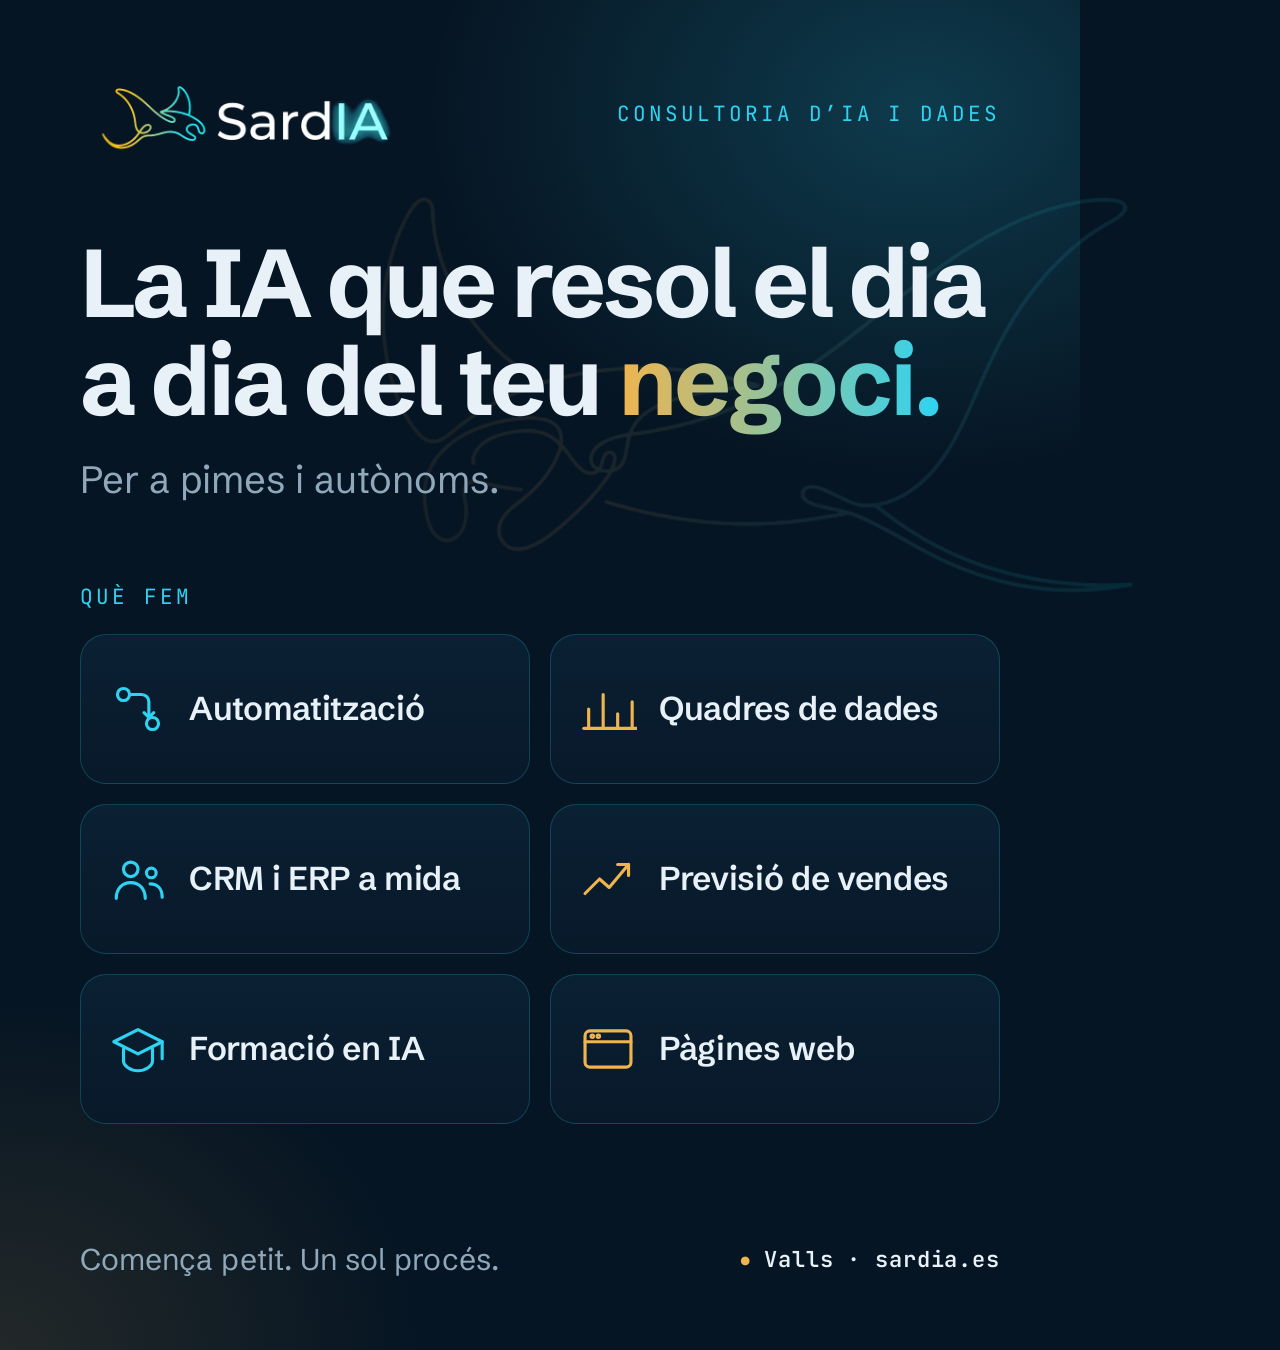
<file: social/sardia_infografia_ca.html>
<!doctype html><html lang="ca"><head><meta charset="utf-8"><title>SardIA</title>
<link href="https://fonts.googleapis.com/css2?family=Schibsted+Grotesk:wght@400;500;600;700;800&family=JetBrains+Mono:wght@400;500&display=swap" rel="stylesheet">
<style>
:root{--bg:#061523;--bg2:#0A2033;--text:#E8F1F7;--mut:#8FA9BB;--cyan:#2ED3F2;--amber:#F0B44E;--line:rgba(46,211,242,.22)}
*{box-sizing:border-box;margin:0}
body{width:1080px;height:1350px;background:var(--bg);color:var(--text);font-family:"Schibsted Grotesk",sans-serif;position:relative;overflow:hidden}
.glow{position:absolute;inset:0;background:radial-gradient(700px 520px at 85% 8%,rgba(46,211,242,.20),transparent 70%),radial-gradient(600px 500px at 0% 100%,rgba(240,180,78,.12),transparent 70%)}
.ray{position:absolute;right:-120px;top:150px;width:900px;opacity:.10}
.wrap{position:absolute;inset:0;padding:72px 80px 72px;display:flex;flex-direction:column}
.top{display:flex;justify-content:space-between;align-items:center}
.top img{width:340px}
.mono{font-family:"JetBrains Mono",monospace;font-size:21px;letter-spacing:.14em;text-transform:uppercase;color:var(--cyan)}
h1{font-size:96px;line-height:1.02;font-weight:700;letter-spacing:-.03em;margin-top:80px;text-wrap:balance}
h1 em{font-style:normal;background:linear-gradient(90deg,var(--amber),var(--cyan));-webkit-background-clip:text;background-clip:text;color:transparent}
.sub{font-size:38px;color:var(--mut);margin-top:26px}
.where{margin-top:56px;border-top:1px solid var(--line);padding-top:30px;display:flex;justify-content:space-between;align-items:flex-end}
.place{font-size:96px;font-weight:700;letter-spacing:-.03em;line-height:1;display:flex;align-items:center;gap:18px}
.place svg{width:54px;height:54px;stroke:var(--amber);fill:none;stroke-width:3}
.reg{font-size:30px;line-height:1.3;text-align:right;color:var(--text)}
.coord{font-family:"JetBrains Mono",monospace;font-size:20px;color:var(--mut);margin-top:14px;letter-spacing:.06em}
.lab{margin-bottom:18px}
.serv{margin-top:80px}
.grid{display:grid;grid-template-columns:1fr 1fr;gap:20px;margin-top:24px}
.card{background:linear-gradient(180deg,var(--bg2),#08192A);border:1px solid var(--line);border-radius:26px;padding:0 28px;height:150px;display:flex;align-items:center;gap:22px;font-size:33px;line-height:1.15;font-weight:600;letter-spacing:-.01em}
.ic{width:58px;height:58px;flex:none;stroke:var(--cyan);fill:none;stroke-width:2.6;stroke-linecap:round;stroke-linejoin:round}
.card:nth-child(even) .ic{stroke:var(--amber)}
.foot{margin-top:auto;display:flex;justify-content:space-between;align-items:center;font-size:30px;color:var(--mut)}
.pin{color:var(--amber);font-size:14px;vertical-align:middle}.foot b{color:var(--text);font-weight:600;font-family:"JetBrains Mono",monospace;font-size:22px;letter-spacing:.04em}
</style></head><body><div class="glow"></div><img class="ray" src="logo-mark.png">
<div class="wrap">
 <div class="top"><img src="logo-wordmark.png"><span class="mono">Consultoria d’IA i dades</span></div>
 <h1>La IA que resol el dia a dia del teu <em>negoci.</em></h1>
 <p class="sub">Per a pimes i autònoms.</p>
 <div class="serv"><div class="mono">QUÈ FEM</div><div class="grid"><div class="card"><svg viewBox="0 0 48 48" class="ic"><circle cx="12" cy="12" r="5"/><circle cx="36" cy="36" r="5"/><path d="M17 12h10a6 6 0 0 1 6 6v13"/><path d="M29 27l4 4 4-4"/></svg><span>Automatització</span></div><div class="card"><svg viewBox="0 0 48 48" class="ic"><path d="M8 40V24M20 40V12M32 40V28M44 40V18"/><path d="M4 40h44"/></svg><span>Quadres de dades</span></div><div class="card"><svg viewBox="0 0 48 48" class="ic"><circle cx="18" cy="16" r="6"/><path d="M6 40c0-8 5-13 12-13s12 5 12 13"/><circle cx="35" cy="19" r="4"/><path d="M34 28c6 0 10 4 10 11"/></svg><span>CRM i ERP a mida</span></div><div class="card"><svg viewBox="0 0 48 48" class="ic"><path d="M5 36l12-12 8 7 16-19"/><path d="M32 12h9v9"/></svg><span>Previsió de vendes</span></div><div class="card"><svg viewBox="0 0 48 48" class="ic"><path d="M24 8 4 18l20 10 20-10z"/><path d="M12 24v10c0 4 6 8 12 8s12-4 12-8V24"/><path d="M44 18v14"/></svg><span>Formació en IA</span></div><div class="card"><svg viewBox="0 0 48 48" class="ic"><rect x="5" y="9" width="38" height="30" rx="4"/><path d="M5 18h38"/><circle cx="11" cy="13.5" r="1"/><circle cx="16" cy="13.5" r="1"/></svg><span>Pàgines web</span></div></div></div>
 <div class="foot"><span>Comença petit. Un sol procés.</span><b><span class="pin">&#9679;</span> Valls · sardia.es</b></div>
</div></body></html>
</file>
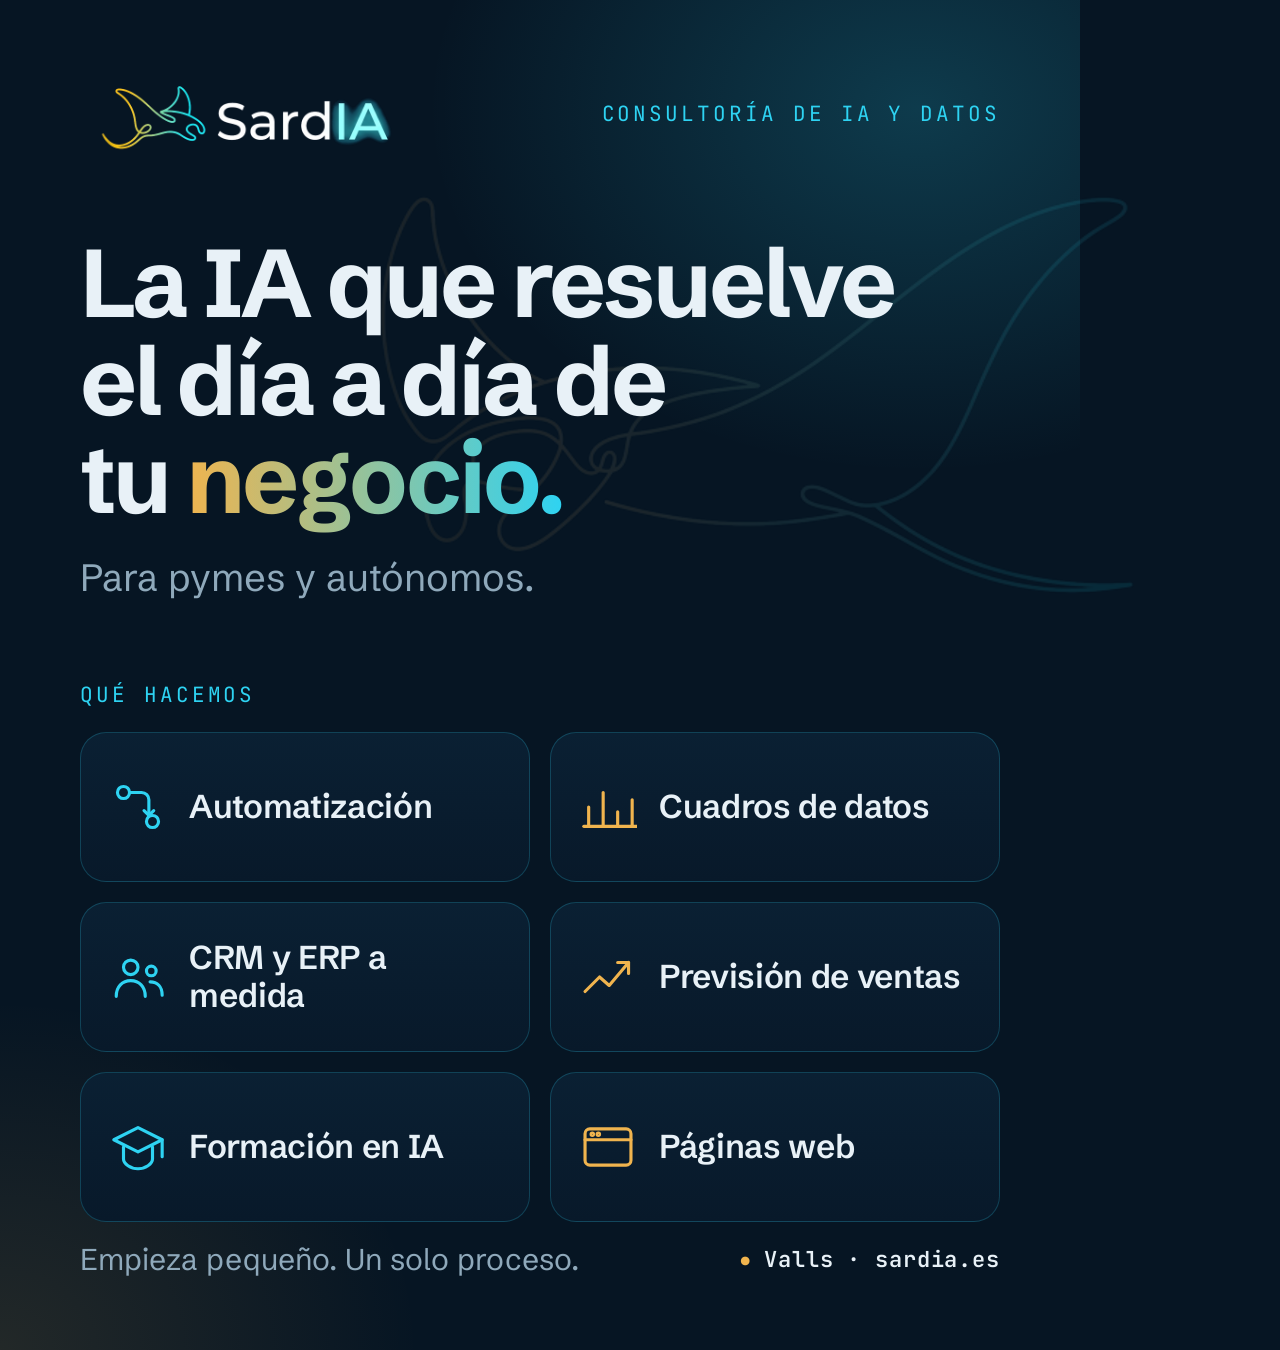
<file: social/sardia_infografia_es.html>
<!doctype html><html lang="es"><head><meta charset="utf-8"><title>SardIA</title>
<link href="https://fonts.googleapis.com/css2?family=Schibsted+Grotesk:wght@400;500;600;700;800&family=JetBrains+Mono:wght@400;500&display=swap" rel="stylesheet">
<style>
:root{--bg:#061523;--bg2:#0A2033;--text:#E8F1F7;--mut:#8FA9BB;--cyan:#2ED3F2;--amber:#F0B44E;--line:rgba(46,211,242,.22)}
*{box-sizing:border-box;margin:0}
body{width:1080px;height:1350px;background:var(--bg);color:var(--text);font-family:"Schibsted Grotesk",sans-serif;position:relative;overflow:hidden}
.glow{position:absolute;inset:0;background:radial-gradient(700px 520px at 85% 8%,rgba(46,211,242,.20),transparent 70%),radial-gradient(600px 500px at 0% 100%,rgba(240,180,78,.12),transparent 70%)}
.ray{position:absolute;right:-120px;top:150px;width:900px;opacity:.10}
.wrap{position:absolute;inset:0;padding:72px 80px 72px;display:flex;flex-direction:column}
.top{display:flex;justify-content:space-between;align-items:center}
.top img{width:340px}
.mono{font-family:"JetBrains Mono",monospace;font-size:21px;letter-spacing:.14em;text-transform:uppercase;color:var(--cyan)}
h1{font-size:96px;line-height:1.02;font-weight:700;letter-spacing:-.03em;margin-top:80px;text-wrap:balance}
h1 em{font-style:normal;background:linear-gradient(90deg,var(--amber),var(--cyan));-webkit-background-clip:text;background-clip:text;color:transparent}
.sub{font-size:38px;color:var(--mut);margin-top:26px}
.where{margin-top:56px;border-top:1px solid var(--line);padding-top:30px;display:flex;justify-content:space-between;align-items:flex-end}
.place{font-size:96px;font-weight:700;letter-spacing:-.03em;line-height:1;display:flex;align-items:center;gap:18px}
.place svg{width:54px;height:54px;stroke:var(--amber);fill:none;stroke-width:3}
.reg{font-size:30px;line-height:1.3;text-align:right;color:var(--text)}
.coord{font-family:"JetBrains Mono",monospace;font-size:20px;color:var(--mut);margin-top:14px;letter-spacing:.06em}
.lab{margin-bottom:18px}
.serv{margin-top:80px}
.grid{display:grid;grid-template-columns:1fr 1fr;gap:20px;margin-top:24px}
.card{background:linear-gradient(180deg,var(--bg2),#08192A);border:1px solid var(--line);border-radius:26px;padding:0 28px;height:150px;display:flex;align-items:center;gap:22px;font-size:33px;line-height:1.15;font-weight:600;letter-spacing:-.01em}
.ic{width:58px;height:58px;flex:none;stroke:var(--cyan);fill:none;stroke-width:2.6;stroke-linecap:round;stroke-linejoin:round}
.card:nth-child(even) .ic{stroke:var(--amber)}
.foot{margin-top:auto;display:flex;justify-content:space-between;align-items:center;font-size:30px;color:var(--mut)}
.pin{color:var(--amber);font-size:14px;vertical-align:middle}.foot b{color:var(--text);font-weight:600;font-family:"JetBrains Mono",monospace;font-size:22px;letter-spacing:.04em}
</style></head><body><div class="glow"></div><img class="ray" src="logo-mark.png">
<div class="wrap">
 <div class="top"><img src="logo-wordmark.png"><span class="mono">Consultoría de IA y datos</span></div>
 <h1>La IA que resuelve el día a día de tu <em>negocio.</em></h1>
 <p class="sub">Para pymes y autónomos.</p>
 <div class="serv"><div class="mono">QUÉ HACEMOS</div><div class="grid"><div class="card"><svg viewBox="0 0 48 48" class="ic"><circle cx="12" cy="12" r="5"/><circle cx="36" cy="36" r="5"/><path d="M17 12h10a6 6 0 0 1 6 6v13"/><path d="M29 27l4 4 4-4"/></svg><span>Automatización</span></div><div class="card"><svg viewBox="0 0 48 48" class="ic"><path d="M8 40V24M20 40V12M32 40V28M44 40V18"/><path d="M4 40h44"/></svg><span>Cuadros de datos</span></div><div class="card"><svg viewBox="0 0 48 48" class="ic"><circle cx="18" cy="16" r="6"/><path d="M6 40c0-8 5-13 12-13s12 5 12 13"/><circle cx="35" cy="19" r="4"/><path d="M34 28c6 0 10 4 10 11"/></svg><span>CRM y ERP a medida</span></div><div class="card"><svg viewBox="0 0 48 48" class="ic"><path d="M5 36l12-12 8 7 16-19"/><path d="M32 12h9v9"/></svg><span>Previsión de ventas</span></div><div class="card"><svg viewBox="0 0 48 48" class="ic"><path d="M24 8 4 18l20 10 20-10z"/><path d="M12 24v10c0 4 6 8 12 8s12-4 12-8V24"/><path d="M44 18v14"/></svg><span>Formación en IA</span></div><div class="card"><svg viewBox="0 0 48 48" class="ic"><rect x="5" y="9" width="38" height="30" rx="4"/><path d="M5 18h38"/><circle cx="11" cy="13.5" r="1"/><circle cx="16" cy="13.5" r="1"/></svg><span>Páginas web</span></div></div></div>
 <div class="foot"><span>Empieza pequeño. Un solo proceso.</span><b><span class="pin">&#9679;</span> Valls · sardia.es</b></div>
</div></body></html>
</file>
<file: assets/scroll-fx.css>
/* ============================================================
   SardIA — Scroll effects (compartido en todas las páginas)
   1) Reveal al entrar en viewport (fade + slide-up)
   2) Marquee de logos (bucle horizontal continuo)
   Solo transform/opacity (GPU). Respeta prefers-reduced-motion.
   ============================================================ */

/* --- 1) REVEAL ------------------------------------------------
   Se ocultan SOLO cuando el JS confirma que hay animación
   (html.sfx-ready lo añade un snippet en <head> antes del paint,
   así no hay parpadeo y, sin JS o con reduced-motion, todo se ve). */
html.sfx-ready :is(
  .section-head,
  .card,
  .step,
  .funnel__item,
  .stack__card,
  .svc-row,
  .svc-block,
  .svc-split,
  .svc-photo,
  .showcase,
  .stats,
  .contrast__col,
  .profile,
  .media,
  .split,
  .side-block,
  .form-panel,
  .logo-wall,
  .manifesto .wrap,
  .hero__content,
  .page-hero .wrap
){
  opacity:0;
  transform:translateY(36px);
  transition:opacity .9s var(--ease,cubic-bezier(.22,.61,.36,1)),
             transform .9s var(--ease,cubic-bezier(.22,.61,.36,1));
  will-change:opacity, transform;
}

html.sfx-ready :is(
  .section-head,
  .card,
  .step,
  .funnel__item,
  .stack__card,
  .svc-row,
  .svc-block,
  .svc-split,
  .svc-photo,
  .showcase,
  .stats,
  .contrast__col,
  .profile,
  .media,
  .split,
  .side-block,
  .form-panel,
  .logo-wall,
  .manifesto .wrap,
  .hero__content,
  .page-hero .wrap
).is-visible{
  opacity:1;
  transform:none;
}

/* Móvil: reveal corto y ligero (el scroll táctil es rápido; 0,9 s se siente lento) */
@media (max-width:760px){
  html.sfx-ready :is(
    .section-head,.card,.step,.funnel__item,.stack__card,.svc-row,.svc-block,
    .svc-split,.svc-photo,.showcase,.stats,.contrast__col,.profile,.media,.split,
    .side-block,.form-panel,.logo-wall,.manifesto .wrap,.hero__content,.page-hero .wrap
  ){
    transform:translateY(14px);
    transition:opacity .35s ease-out,transform .4s cubic-bezier(.22,.61,.36,1);
    transition-delay:0ms!important;
  }
  html.sfx-ready :is(
    .section-head,.card,.step,.funnel__item,.stack__card,.svc-row,.svc-block,
    .svc-split,.svc-photo,.showcase,.stats,.contrast__col,.profile,.media,.split,
    .side-block,.form-panel,.logo-wall,.manifesto .wrap,.hero__content,.page-hero .wrap
  ).is-visible{transform:none}
}

/* --- 2) MARQUEE DE LOGOS -------------------------------------- */
.logo-wall--marquee{
  display:block;
  position:relative;
  overflow:hidden;
  border:1px solid var(--line);
  border-radius:var(--r);
  /* desvanecido en los bordes para que entren/salgan con suavidad */
  -webkit-mask-image:linear-gradient(90deg,transparent 0,#000 7%,#000 93%,transparent 100%);
          mask-image:linear-gradient(90deg,transparent 0,#000 7%,#000 93%,transparent 100%);
}
.logo-wall--marquee .logo-wall__track{
  display:flex;
  width:max-content;
  animation:sfx-marquee 60s linear infinite;
}
.logo-wall--marquee:hover .logo-wall__track,
.logo-wall--marquee:focus-within .logo-wall__track{
  animation-play-state:paused;
}
.logo-wall--marquee .logo-wall__item{
  flex:0 0 auto;
  width:172px;
  min-height:118px;
  border-right:1px solid var(--line);
}

@keyframes sfx-marquee{
  from{transform:translateX(0)}
  to{transform:translateX(-50%)} /* -50% porque el track está duplicado */
}

/* --- ACCESIBILIDAD: sin movimiento --------------------------- */
@media (prefers-reduced-motion:reduce){
  /* Reveal: en la práctica el JS no añade .sfx-ready, así que nada
     se oculta. Este bloque es una red de seguridad extra. */
  html.sfx-ready :is(
    .section-head,.card,.step,.funnel__item,
  .stack__card,.svc-row,.svc-block,
    .svc-split,.svc-photo,.showcase,.stats,.contrast__col,.profile,
    .media,.split,.side-block,.form-panel,.logo-wall,
    .manifesto .wrap,.hero__content,.page-hero .wrap
  ){opacity:1;transform:none;transition:none}

  /* Marquee: sin bucle. Los logos se colocan en rejilla fija. */
  .logo-wall--marquee{overflow:visible;-webkit-mask-image:none;mask-image:none}
  .logo-wall--marquee .logo-wall__track{
    animation:none;width:auto;flex-wrap:wrap;justify-content:center;
  }
}

/* --- Táctil: sin recuadro azul del navegador al tocar --------------- */
html{-webkit-tap-highlight-color:transparent}
a,button,summary,[role="button"]{-webkit-tap-highlight-color:transparent}
/* el aro de foco solo con teclado, nunca al tocar/clicar con ratón */
a:focus:not(:focus-visible),button:focus:not(:focus-visible),
summary:focus:not(:focus-visible),[role="button"]:focus:not(:focus-visible){outline:none}

/* --- Menú móvil: borde inferior redondeado y flotante, no corte recto --- */
.mobile-nav{
  left:10px;right:10px;
  max-height:calc(100vh - var(--header-h) - 24px);
  max-height:calc(100dvh - var(--header-h) - 24px);
  border:1px solid var(--line-strong,var(--line));
  border-radius:0 0 22px 22px;
  background:rgba(8,26,42,.94);
  -webkit-backdrop-filter:blur(18px);backdrop-filter:blur(18px);
  box-shadow:0 28px 60px -18px rgba(0,0,0,.75);
}
.mobile-nav ul{padding:8px 0 4px}
.mobile-nav li:last-child a{border-bottom:0}
.mobile-nav .wrap{padding-bottom:22px}
</file>
<file: assets/quiz.css>
/* SardIA — Quiz "qué servicio te encaja" (modal) */
.quiz{
  position:fixed;inset:0;z-index:200;display:flex;align-items:center;justify-content:center;
  padding:16px;background:rgba(3,10,17,.78);
  backdrop-filter:blur(6px);-webkit-backdrop-filter:blur(6px);
  opacity:0;visibility:hidden;transition:opacity .25s var(--ease),visibility 0s linear .25s;
}
.quiz.is-open{opacity:1;visibility:visible;transition-delay:0s}
.quiz__panel{
  position:relative;width:min(640px,100%);max-height:calc(100dvh - 32px);overflow-y:auto;overscroll-behavior:contain;
  background:var(--bg-2);border:1px solid var(--line-strong);border-radius:var(--r-lg);
  padding:clamp(22px,4vw,36px);box-shadow:0 50px 120px -40px rgba(0,0,0,.9);
  transform:translateY(14px) scale(.985);transition:transform .35s var(--ease-out);
}
.quiz.is-open .quiz__panel{transform:none}
.quiz__close{
  position:absolute;top:14px;right:14px;width:38px;height:38px;border-radius:50%;
  display:grid;place-items:center;cursor:pointer;color:var(--text-dim);
  background:var(--surface-2);border:1px solid var(--line);transition:color .2s var(--ease),background .2s var(--ease);
}
.quiz__close:hover{color:var(--text);background:rgba(150,196,226,.16)}
.quiz__close svg{width:16px;height:16px}
.quiz__top{display:flex;align-items:center;gap:14px;margin-bottom:22px;padding-right:48px}
.quiz__count{
  font-family:"JetBrains Mono",ui-monospace,monospace;font-size:.6875rem;letter-spacing:.14em;
  text-transform:uppercase;color:var(--text-faint);white-space:nowrap;
}
.quiz__bar{flex:1;height:4px;border-radius:4px;background:var(--surface-2);overflow:hidden}
.quiz__bar i{display:block;height:100%;width:0;background:var(--volt);border-radius:4px;transition:width .4s var(--ease-out)}
.quiz__body{animation:quizIn .35s var(--ease-out)}
@keyframes quizIn{from{opacity:0;transform:translateX(14px)}to{opacity:1;transform:none}}
.quiz__q{font-size:clamp(1.3rem,3.2vw,1.65rem);line-height:1.2;letter-spacing:-.015em;font-weight:600}
.quiz__hint{margin-top:8px;color:var(--text-dim);font-size:.9375rem}
.quiz__opts{display:grid;gap:10px;margin-top:22px}
.quiz__opt{
  width:100%;text-align:left;cursor:pointer;padding:15px 18px;border-radius:var(--r);
  background:var(--surface);border:1px solid var(--line);color:var(--text);font-size:.9688rem;line-height:1.35;
  transition:border-color .2s var(--ease),background .2s var(--ease),transform 160ms var(--ease-out);
}
@media (hover:hover) and (pointer:fine){
  .quiz__opt:hover{border-color:var(--cyan);background:rgba(46,211,242,.07)}
}
.quiz__opt:active{transform:scale(.985)}
.quiz__opt:focus-visible,.quiz__back:focus-visible,.quiz__close:focus-visible{outline:2px solid var(--cyan);outline-offset:2px}
.quiz__opt:disabled{opacity:.4;cursor:not-allowed}
.quiz__next{justify-self:start;margin-top:6px}
.quiz__next:disabled{opacity:.4;cursor:not-allowed}
.quiz__opt.is-picked{border-color:var(--volt);background:rgba(228,253,18,.08)}
.quiz__back{
  margin-top:18px;background:none;border:0;cursor:pointer;color:var(--text-dim);font-size:.9063rem;padding:6px 0;
}
.quiz__back:hover{color:var(--text)}
.quiz__back[hidden]{display:none}
/* resultado */
.quiz__res-eyebrow{
  font-family:"JetBrains Mono",ui-monospace,monospace;font-size:.6875rem;letter-spacing:.14em;
  text-transform:uppercase;color:var(--volt);
}
.quiz__res-name{margin-top:12px;font-size:clamp(1.65rem,4.4vw,2.2rem);line-height:1.1;letter-spacing:-.02em;font-weight:600}
.quiz__res-why{margin-top:14px;color:var(--text-dim);line-height:1.55}
.quiz__res-alt{margin-top:18px;font-size:.9063rem;color:var(--text-faint)}
.quiz__res-alt b{color:var(--text-dim);font-weight:500}
.quiz__res-cta{margin-top:26px;display:flex;flex-wrap:wrap;gap:12px}
@media (max-width:520px){
  .quiz__res-cta .btn{width:100%}
  .quiz{padding:10px}
  .quiz__panel{padding:18px 16px;max-height:calc(100dvh - 20px)}
  .quiz__top{margin-bottom:14px}
  .quiz__opts{gap:8px;margin-top:14px}
  .quiz__opt{padding:12px 14px;font-size:.9375rem}
  .quiz__hint{margin-top:4px}
  .quiz__back{margin-top:10px}
}
@media (prefers-reduced-motion:reduce){
  .quiz,.quiz__panel,.quiz__bar i{transition:none}
  .quiz__body{animation:none}
}
</file>
<file: assets/type.css>
/* ============================================================
   SardIA — tipografía Archivo + formas cuadradas
   Se carga después del <style> de cada página y lo sobrescribe.
   Reglas:
   - Titulares en Archivo condensada, mayúsculas.
   - Etiquetas (eyebrows) en Archivo condensada, sin monoespaciada.
   - Amarillo (--volt) solo para botones de compra/quiz y palabras
     muy destacadas (.hl). Todo lo demás pasa a cian.
   - Esquinas más rectas en botones, pastillas y tarjetas.
   ============================================================ */

:root{
  --font:"Archivo",-apple-system,BlinkMacSystemFont,"Segoe UI",sans-serif;
  --r-sm:3px;
  --r:6px;
  --r-lg:8px;
  --pill:4px;
}

body,button,input,select,textarea{font-family:var(--font)}

/* ---------- titulares ---------- */
h1,h2{
  font-family:var(--font);font-stretch:62%;font-weight:800;
  text-transform:uppercase;letter-spacing:-.005em;line-height:.95;
}
h2{font-size:clamp(2.3rem,5vw,3.8rem)}
.display{font-size:clamp(2.9rem,7.6vw,5.6rem)}
.hero__beat--intro h1{font-size:clamp(3rem,8.4vw,6.4rem);line-height:.92}
h3{font-family:var(--font);font-stretch:85%;font-weight:700;letter-spacing:-.01em}
h4{font-family:var(--font);font-stretch:75%;font-weight:700;letter-spacing:0}

/* palabra destacada: cian por defecto, bloque amarillo solo con .hl--volt */
.hl{color:var(--cyan)}
.hl--volt{
  color:var(--bg);background:var(--volt);padding:0 .12em;
  -webkit-box-decoration-break:clone;box-decoration-break:clone;
}

/* ---------- etiquetas (antes JetBrains Mono) ---------- */
.eyebrow,
.contrast__tag,
.footer h4,
.profile__role,
.hero__cue,
.mascot-note__sign,
.svc-block h3 em,
.quiz__count,
.quiz__res-eyebrow{
  font-family:var(--font);font-stretch:75%;font-weight:700;
  font-size:1.05rem;letter-spacing:.01em;text-transform:uppercase;font-style:normal;
}
.eyebrow::before{display:none}
.footer h4{font-size:.95rem}
.hero__cue{font-size:.85rem}

/* ---------- numeración: solo el número, sin "PASO" ni barras ---------- */
.funnel__n{display:none}
.step__n{
  font-family:var(--font);font-stretch:62%;font-weight:800;font-size:2.6rem;
  line-height:1;letter-spacing:0;color:var(--cyan);margin-bottom:12px;
}
.stack__ghost{
  font-family:var(--font);font-stretch:62%;font-weight:800;letter-spacing:0;
  top:.02em;color:rgba(150,196,226,.16);
}
/* etiqueta del recorrido en amarillo (sección sin botón clave) */
.stack__head .funnel__badge{
  font-family:var(--font);font-stretch:75%;font-weight:700;font-size:1rem;
  text-transform:uppercase;letter-spacing:.01em;color:var(--volt);
}

/* ---------- pastilla de Valls: sin punto ---------- */
.hero-pill{
  font-family:var(--font);font-stretch:75%;font-weight:700;
  text-transform:uppercase;letter-spacing:.01em;font-size:1rem;
}
.hero-pill::before{display:none}

/* ---------- botones más rectos y con más carácter ---------- */
.btn{font-family:var(--font);font-weight:600;letter-spacing:0}

/* ---------- amarillo solo donde toca: el resto a cian ---------- */
.eyebrow--volt,
.contrast__col--after .contrast__tag,
.mascot-note__bubble p b,
.logo-wall__item:hover,
.quiz__res-eyebrow{color:var(--cyan)}
.hero__cue svg,
.feature-list svg{color:var(--cyan)}
.card__icon{
  background:rgba(46,211,242,.1);border-color:rgba(46,211,242,.28);color:var(--cyan);
}

/* conmutador de idioma: cuadrado, activo en claro (no amarillo) */
.lang-switch{border-radius:var(--pill)}
.lang-switch button{
  font-family:var(--font);font-stretch:75%;font-weight:700;font-size:.8rem;
  letter-spacing:.02em;border-radius:3px;
}
.lang-switch button[aria-pressed='true']{background:var(--text);color:var(--bg)}

/* ---------- móvil: escala tipográfica contenida ----------
   En pantallas estrechas los mínimos de clamp() dejaban el titular y la
   pastilla ocupando todo el ancho y restaban protagonismo al botón. */
@media (max-width:760px){
  h2{font-size:clamp(1.75rem,7.4vw,2.1rem)}
  .display{font-size:clamp(2rem,9vw,2.5rem)}
  /* lo más grande posible en dos líneas: "DOMINA LAS NUEVAS" (el más largo, ES)
     mide ~7.45em y el bloque tiene 92vw → 12vw deja un pequeño margen */
  .hero__beat--intro h1{font-size:clamp(2.2rem,12vw,4.2rem);line-height:.92}
  .hero__beat h2{font-size:clamp(1.5rem,6.4vw,1.8rem)}
  .hero__beat .lead,
  .hero__beat--intro .lead{font-size:.95rem;margin-top:14px}
  .hero-pill{font-size:.72rem;padding:6px 11px;margin-bottom:18px;letter-spacing:.04em}
  .eyebrow{font-size:.82rem}
  .hero__beat--intro .btn-row{margin-top:26px;align-items:center}
  /* el botón se ajusta a su texto en vez de estirarse a todo el ancho */
  .hero__beat--intro .btn-row .btn{width:auto;align-self:center;padding-inline:22px}
}

/* enlaces legales del pie y del formulario */
.footer__legal a{color:var(--text-dim);transition:color .2s}
.footer__legal a:hover,.footer__legal a[aria-current="page"]{color:var(--cyan)}
.consent a{color:var(--cyan);text-decoration:underline;text-underline-offset:2px}
</file>
